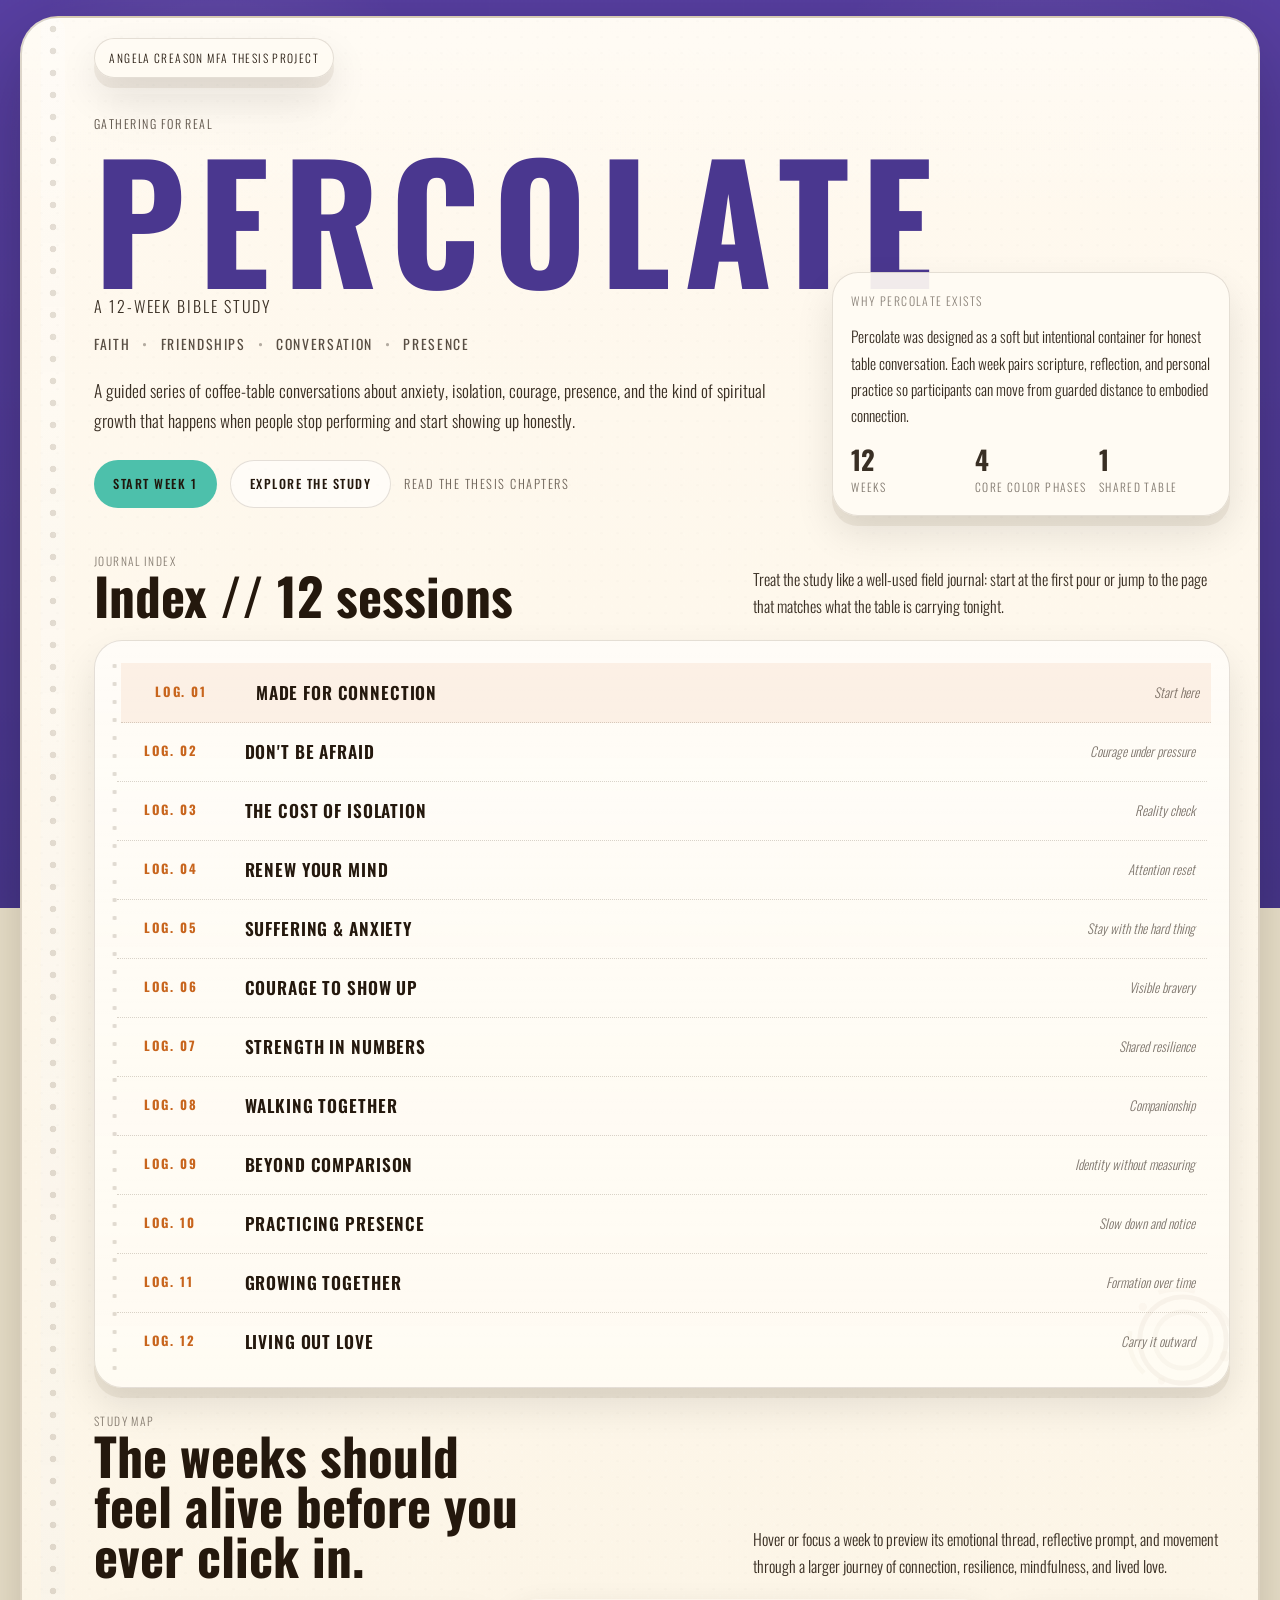
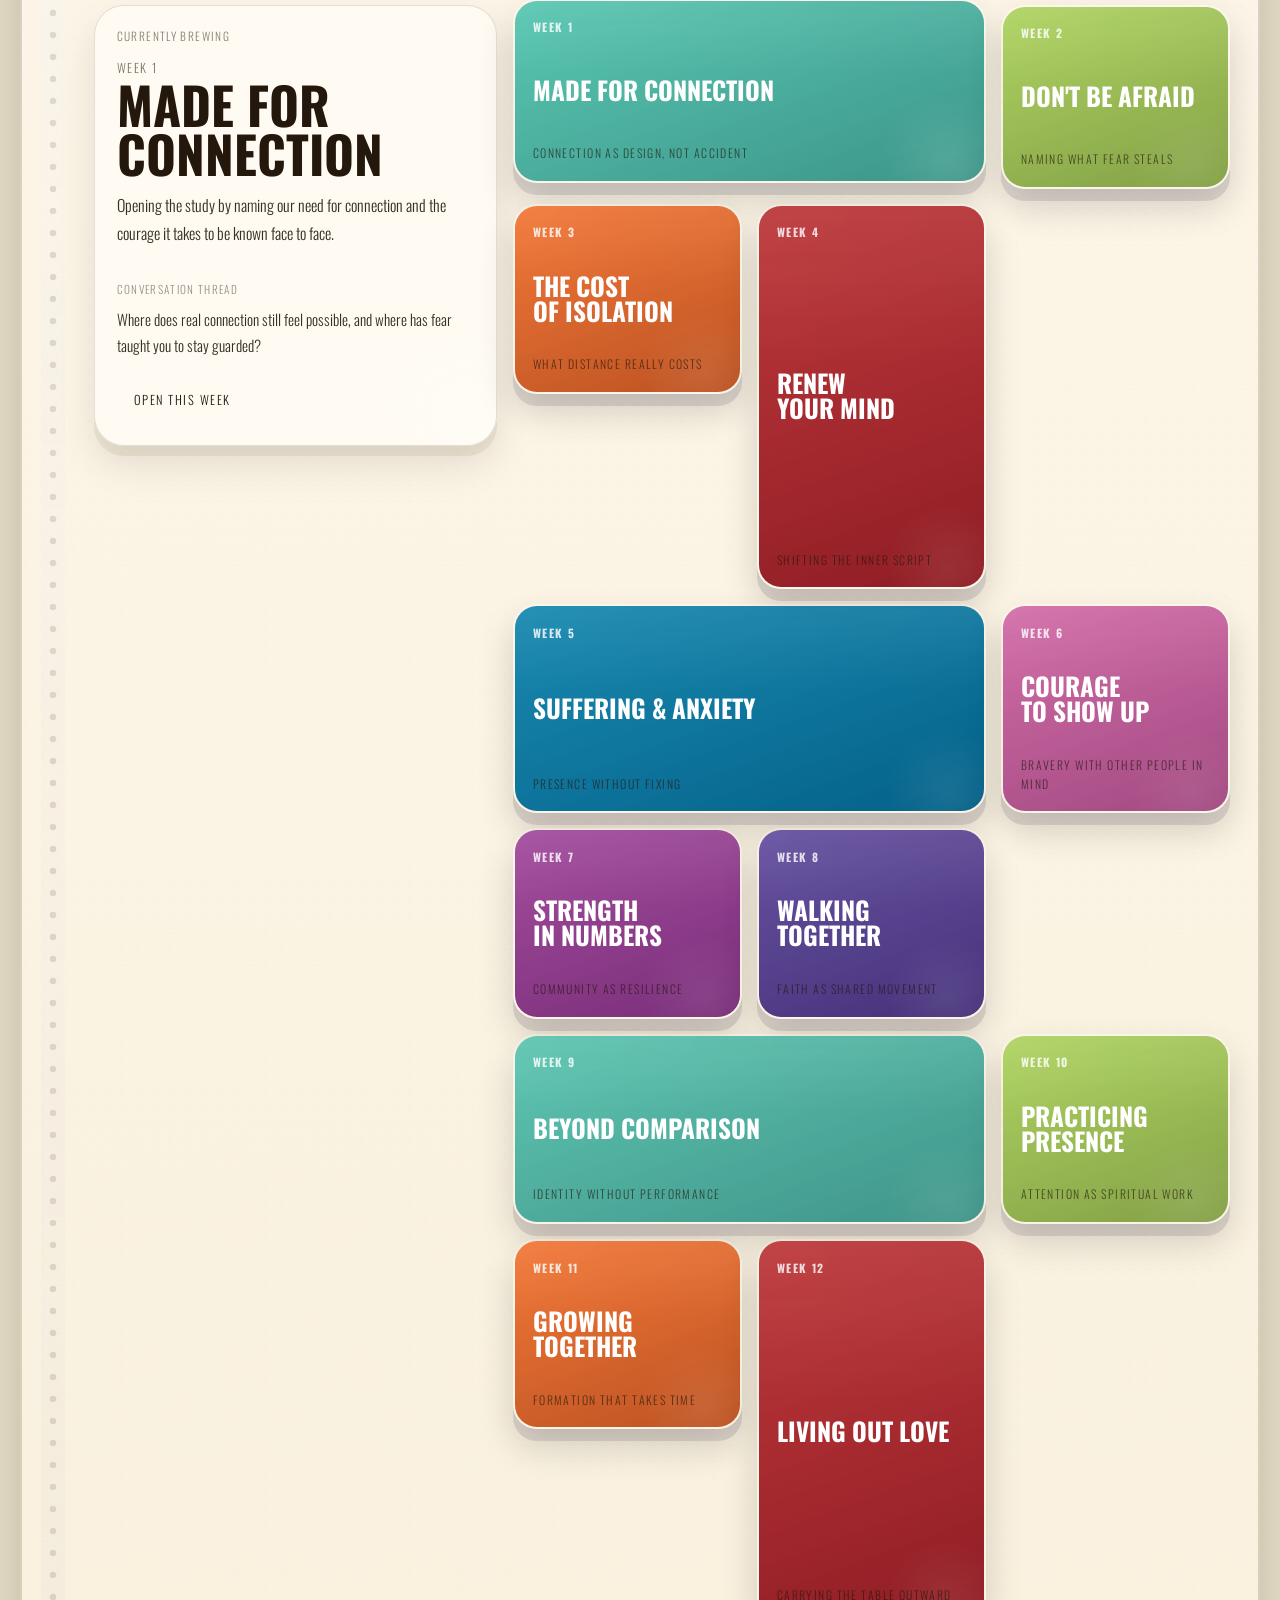
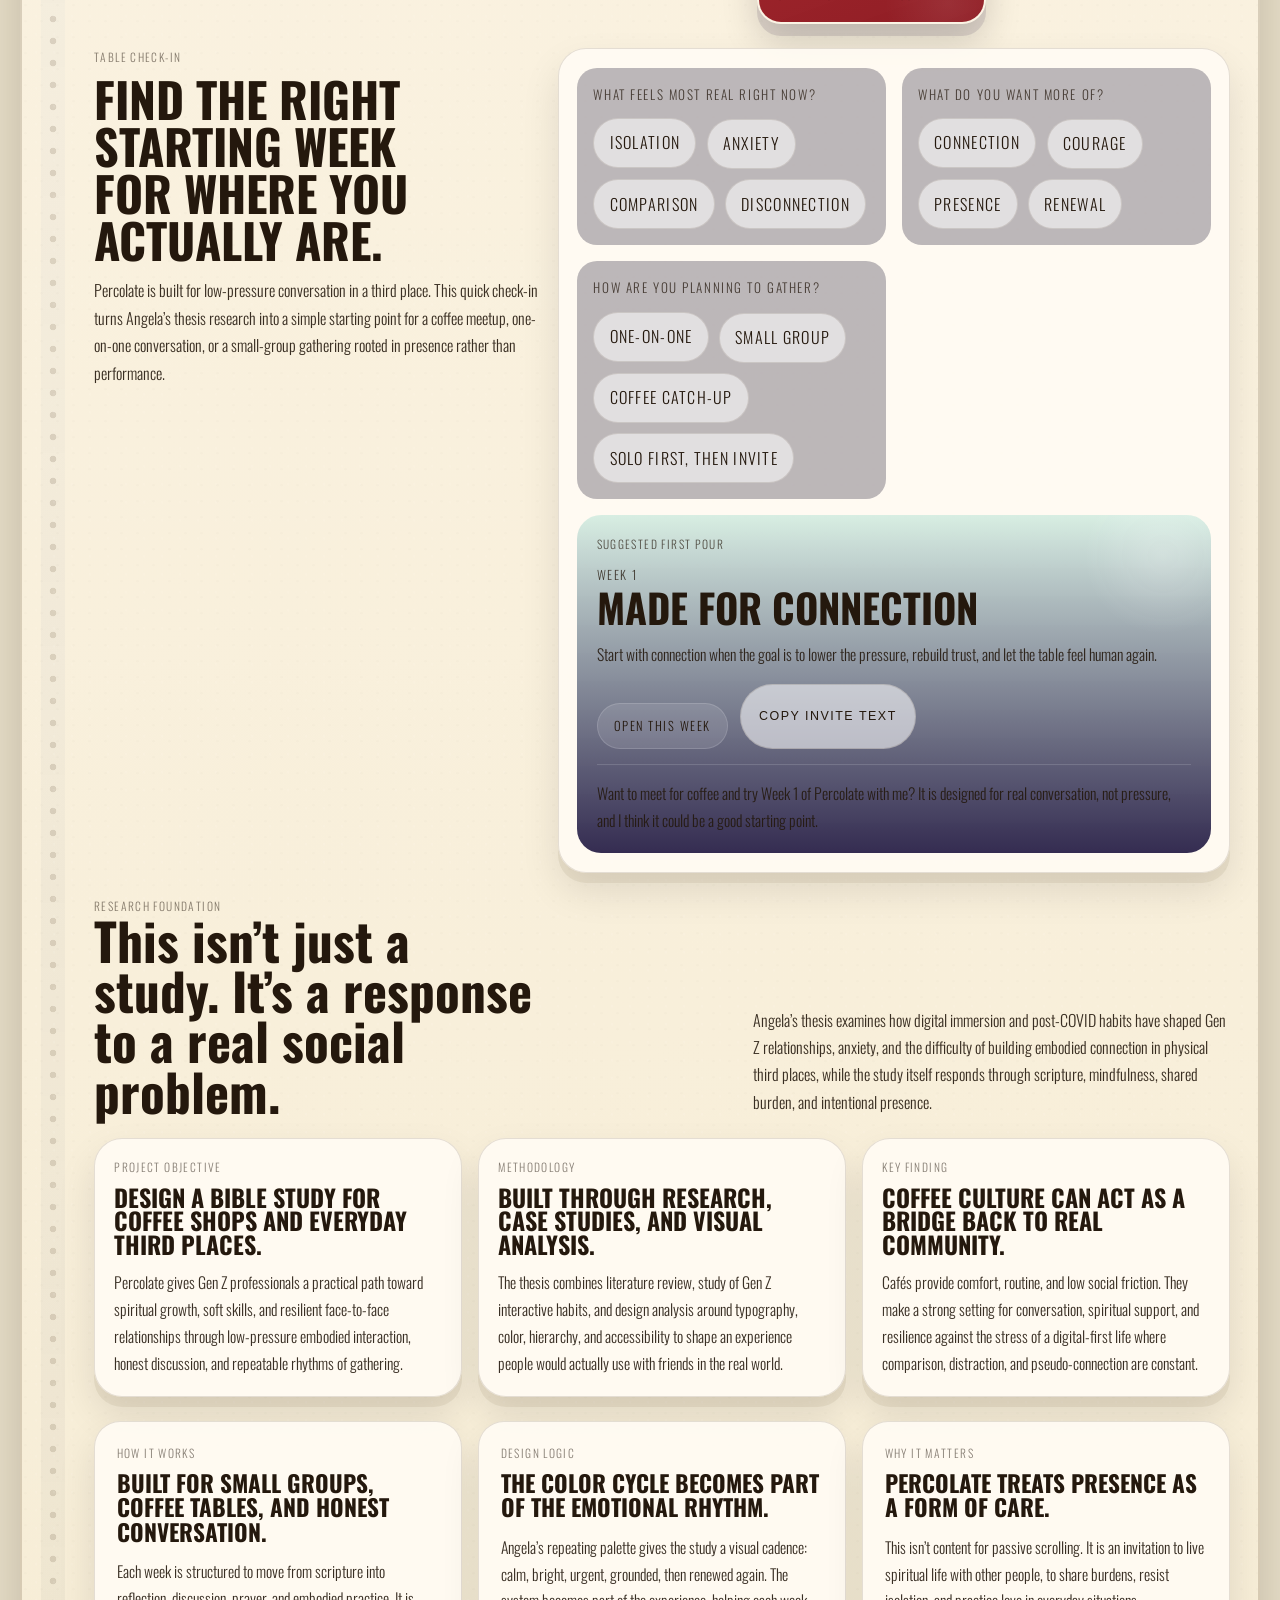
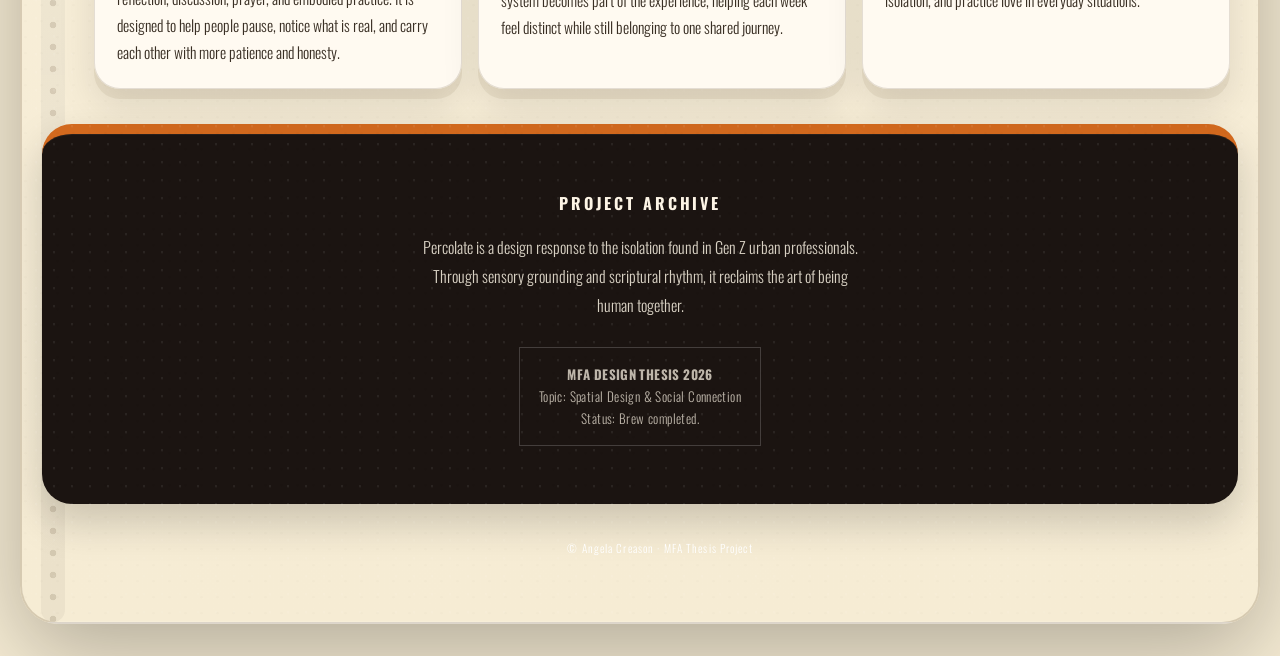
<file: index.html>
<!DOCTYPE html>
<html lang="en">
<head>
  <meta charset="UTF-8">
  <meta name="viewport" content="width=device-width, initial-scale=1.0">
  <meta name="description" content="Percolate is a 12-week Bible study designed for coffee tables, small groups, and honest conversation about anxiety, isolation, courage, and presence.">
  <title>Percolate — A 12-Week Bible Study</title>
  <meta property="og:title" content="Percolate — A 12-Week Bible Study">
  <meta property="og:description" content="A guided series of conversations about anxiety, isolation, courage, and what it means to keep showing up for one another.">
  <meta property="og:type" content="website">
  <meta name="theme-color" content="#563f98">
  <link rel="preconnect" href="https://fonts.googleapis.com">
  <link rel="preconnect" href="https://fonts.gstatic.com" crossorigin>
  <link href="https://fonts.googleapis.com/css2?family=Caveat:wght@400..700&family=Oswald:wght@200..700&display=swap" rel="stylesheet">
  <link rel="icon" href="favicon.svg" type="image/svg+xml">
  <link rel="stylesheet" href="style.css">
  <style>
    .page-bg {
      background: #563f98;
    }
  </style>
</head>
<body class="home-page">

<div class="page-bg" role="presentation"></div>

<div class="content-wrap">

  <header class="home-hero">
    <div class="hero-badge">Angela Creason MFA Thesis Project</div>
    <div class="hero-layout">
      <div class="hero-copy">
        <p class="eyebrow">Gathering for Real</p>
        <h1 class="logo-title">Percolate</h1>
        <p class="subtitle">A 12-Week Bible Study</p>
        <p class="tagline">Faith <span>&bull;</span> Friendships <span>&bull;</span> Conversation <span>&bull;</span> Presence</p>
        <p class="hero-summary">
          A guided series of coffee-table conversations about anxiety,
          isolation, courage, presence, and the kind of spiritual growth that
          happens when people stop performing and start showing up honestly.
        </p>
        <div class="hero-actions">
          <a href="week1.html" class="hero-button hero-button--solid">Start Week 1</a>
          <a href="#study-map" class="hero-button hero-button--ghost">Explore the study</a>
          <a href="mfa-research.pdf" class="hero-link">Read the thesis chapters</a>
        </div>
      </div>

      <aside class="hero-sidekick">
        <p class="sidekick-label">Why Percolate exists</p>
        <p class="sidekick-copy">
          Percolate was designed as a soft but intentional container for honest
          table conversation. Each week pairs scripture, reflection, and
          personal practice so participants can move from guarded distance to
          embodied connection.
        </p>
        <div class="sidekick-stats">
          <div>
            <span class="stat-value">12</span>
            <span class="stat-label">weeks</span>
          </div>
          <div>
            <span class="stat-value">4</span>
            <span class="stat-label">core color phases</span>
          </div>
          <div>
            <span class="stat-value">1</span>
            <span class="stat-label">shared table</span>
          </div>
        </div>
      </aside>
    </div>
  </header>

  <main>
    <section class="notebook-index" id="journal-index">
      <div class="board-heading">
        <div>
          <p class="board-kicker">Journal index</p>
          <h2>Index // 12 sessions</h2>
        </div>
        <p class="board-intro">
          Treat the study like a well-used field journal: start at the first
          pour or jump to the page that matches what the table is carrying
          tonight.
        </p>
      </div>

      <div class="index-list" aria-label="Percolate session index">
        <a href="week1.html" class="index-item index-item--active">
          <span class="log-no">Log. 01</span>
          <span class="log-title">Made for Connection</span>
          <span class="log-note">Start here</span>
        </a>
        <a href="week2.html" class="index-item">
          <span class="log-no">Log. 02</span>
          <span class="log-title">Don't Be Afraid</span>
          <span class="log-note">Courage under pressure</span>
        </a>
        <a href="week3.html" class="index-item">
          <span class="log-no">Log. 03</span>
          <span class="log-title">The Cost of Isolation</span>
          <span class="log-note">Reality check</span>
        </a>
        <a href="week4.html" class="index-item">
          <span class="log-no">Log. 04</span>
          <span class="log-title">Renew Your Mind</span>
          <span class="log-note">Attention reset</span>
        </a>
        <a href="week5.html" class="index-item">
          <span class="log-no">Log. 05</span>
          <span class="log-title">Suffering &amp; Anxiety</span>
          <span class="log-note">Stay with the hard thing</span>
        </a>
        <a href="week6.html" class="index-item">
          <span class="log-no">Log. 06</span>
          <span class="log-title">Courage to Show Up</span>
          <span class="log-note">Visible bravery</span>
        </a>
        <a href="week7.html" class="index-item">
          <span class="log-no">Log. 07</span>
          <span class="log-title">Strength in Numbers</span>
          <span class="log-note">Shared resilience</span>
        </a>
        <a href="week8.html" class="index-item">
          <span class="log-no">Log. 08</span>
          <span class="log-title">Walking Together</span>
          <span class="log-note">Companionship</span>
        </a>
        <a href="week9.html" class="index-item">
          <span class="log-no">Log. 09</span>
          <span class="log-title">Beyond Comparison</span>
          <span class="log-note">Identity without measuring</span>
        </a>
        <a href="week10.html" class="index-item">
          <span class="log-no">Log. 10</span>
          <span class="log-title">Practicing Presence</span>
          <span class="log-note">Slow down and notice</span>
        </a>
        <a href="week11.html" class="index-item">
          <span class="log-no">Log. 11</span>
          <span class="log-title">Growing Together</span>
          <span class="log-note">Formation over time</span>
        </a>
        <a href="week12.html" class="index-item">
          <span class="log-no">Log. 12</span>
          <span class="log-title">Living Out Love</span>
          <span class="log-note">Carry it outward</span>
        </a>
      </div>
    </section>

    <section class="home-board" id="study-map">
      <div class="board-heading">
        <div>
          <p class="board-kicker">Study map</p>
          <h2>The weeks should feel alive before you ever click in.</h2>
        </div>
        <p class="board-intro">
          Hover or focus a week to preview its emotional thread, reflective
          prompt, and movement through a larger journey of connection,
          resilience, mindfulness, and lived love.
        </p>
      </div>

      <div class="board-layout">
        <article class="preview-panel" id="preview-panel">
          <p class="preview-label">Currently brewing</p>
          <p class="preview-week" id="preview-week">Week 1</p>
          <h3 id="preview-title">Made for Connection</h3>
          <p class="preview-summary" id="preview-summary">
            Opening the study by naming our need for connection, the ache of
            isolation, and the courage it takes to be known face to face.
          </p>
          <div class="preview-thread">
            <span class="thread-label">Conversation thread</span>
            <p id="preview-thread">
              Where does real connection still feel possible, and where has fear
              taught you to stay guarded?
            </p>
          </div>
          <a href="week1.html" class="preview-link" id="preview-link">Open this week</a>
        </article>

        <nav aria-label="Session navigation">
          <div class="session-grid">
            <a href="week1.html" class="session-card is-active session-card--wide" style="--week-color:#4dc0ab;" data-week="Week 1" data-title="Made for Connection" data-summary="Opening the study by naming our need for connection and the courage it takes to be known face to face." data-thread="Where does real connection still feel possible, and where has fear taught you to stay guarded?">
              <div class="card-inner">
                <span class="week-num">Week 1</span>
                <span class="card-title">Made for Connection</span>
                <span class="card-meta">Connection as design, not accident</span>
              </div>
            </a>
            <a href="week2.html" class="session-card" style="--week-color:#a7d053;" data-week="Week 2" data-title="Don't Be Afraid" data-summary="A study in courage, safety, and what fear keeps us from saying out loud." data-thread="What would shift if fear stopped setting the terms of your relationships?">
              <div class="card-inner">
                <span class="week-num">Week 2</span>
                <span class="card-title">Don't Be Afraid</span>
                <span class="card-meta">Naming what fear steals</span>
              </div>
            </a>
            <a href="week3.html" class="session-card" style="--week-color:#f26a24;" data-week="Week 3" data-title="The Cost of Isolation" data-summary="Looking honestly at loneliness, digital distance, and the habits that make retreat feel easier than trust." data-thread="How has isolation protected you, and how has it quietly diminished you?">
              <div class="card-inner">
                <span class="week-num">Week 3</span>
                <span class="card-title">The Cost of Isolation</span>
                <span class="card-meta">What distance really costs</span>
              </div>
            </a>
            <a href="week4.html" class="session-card session-card--tall" style="--week-color:#b72327;" data-week="Week 4" data-title="Renew Your Mind" data-summary="Turning toward transformation, not by force, but through attention, truth, and new patterns of thought." data-thread="What thought pattern most needs renewal in the way you see God, yourself, or others?">
              <div class="card-inner">
                <span class="week-num">Week 4</span>
                <span class="card-title">Renew Your Mind</span>
                <span class="card-meta">Shifting the inner script</span>
              </div>
            </a>
            <a href="week5.html" class="session-card session-card--wide" style="--week-color:#007daa;" data-week="Week 5" data-title="Suffering &amp; Anxiety" data-summary="Making room for pain, worry, and the need for a faith that can stay present in hard seasons." data-thread="What does compassionate presence look like when anxiety keeps returning?">
              <div class="card-inner">
                <span class="week-num">Week 5</span>
                <span class="card-title">Suffering &amp; Anxiety</span>
                <span class="card-meta">Presence without fixing</span>
              </div>
            </a>
            <a href="week6.html" class="session-card" style="--week-color:#cf5ea1;" data-week="Week 6" data-title="Courage to Show Up" data-summary="An invitation to practice visible courage, mutual care, and small acts of honest participation." data-thread="What changes when showing up becomes the brave thing, not the easy thing?">
              <div class="card-inner">
                <span class="week-num">Week 6</span>
                <span class="card-title">Courage to Show Up</span>
                <span class="card-meta">Bravery with other people in mind</span>
              </div>
            </a>
            <a href="week7.html" class="session-card" style="--week-color:#9a3a96;" data-week="Week 7" data-title="Strength in Numbers" data-summary="Exploring unity, interdependence, and how shared life can become a source of resilience." data-thread="Where have you experienced strength because someone stayed with you?">
              <div class="card-inner">
                <span class="week-num">Week 7</span>
                <span class="card-title">Strength in Numbers</span>
                <span class="card-meta">Community as resilience</span>
              </div>
            </a>
            <a href="week8.html" class="session-card" style="--week-color:#563f98;" data-week="Week 8" data-title="Walking Together" data-summary="Turning shared belief into lived companionship, rhythm, and movement through ordinary life." data-thread="What would it mean to walk with people, not just agree with them?">
              <div class="card-inner">
                <span class="week-num">Week 8</span>
                <span class="card-title">Walking Together</span>
                <span class="card-meta">Faith as shared movement</span>
              </div>
            </a>
            <a href="week9.html" class="session-card session-card--wide" style="--week-color:#4dc0ab;" data-week="Week 9" data-title="Beyond Comparison" data-summary="Returning to identity, worth, and freedom from the pressure to measure your life against everyone else." data-thread="How has comparison distorted the way you see your calling or your relationships?">
              <div class="card-inner">
                <span class="week-num">Week 9</span>
                <span class="card-title">Beyond Comparison</span>
                <span class="card-meta">Identity without performance</span>
              </div>
            </a>
            <a href="week10.html" class="session-card" style="--week-color:#a7d053;" data-week="Week 10" data-title="Practicing Presence" data-summary="Recovering attention, stillness, and awareness in a world trained to keep us scattered." data-thread="What practices help you notice God, yourself, and the people in front of you?">
              <div class="card-inner">
                <span class="week-num">Week 10</span>
                <span class="card-title">Practicing Presence</span>
                <span class="card-meta">Attention as spiritual work</span>
              </div>
            </a>
            <a href="week11.html" class="session-card" style="--week-color:#f26a24;" data-week="Week 11" data-title="Growing Together" data-summary="Letting formation unfold relationally, with enough patience for real change to take root." data-thread="What kind of growth only becomes visible when you stay in community long enough?">
              <div class="card-inner">
                <span class="week-num">Week 11</span>
                <span class="card-title">Growing Together</span>
                <span class="card-meta">Formation that takes time</span>
              </div>
            </a>
            <a href="week12.html" class="session-card session-card--tall" style="--week-color:#b72327;" data-week="Week 12" data-title="Living Out Love" data-summary="Closing the study by asking how love becomes public, embodied, and durable beyond the final session." data-thread="What might living out love require from you after the study ends?">
              <div class="card-inner">
                <span class="week-num">Week 12</span>
                <span class="card-title">Living Out Love</span>
                <span class="card-meta">Carrying the table outward</span>
              </div>
            </a>
          </div>
        </nav>
      </div>
    </section>

    <section class="table-checkin" id="table-checkin">
      <div class="checkin-copy">
        <p class="rhythm-kicker">Table check-in</p>
        <h2>Find the right starting week for where you actually are.</h2>
        <p>
          Percolate is built for low-pressure conversation in a third place.
          This quick check-in turns Angela’s thesis research into a simple
          starting point for a coffee meetup, one-on-one conversation, or a
          small-group gathering rooted in presence rather than performance.
        </p>
      </div>

      <div class="checkin-panel" id="checkin-panel">
        <div class="checkin-question" data-question="friction">
          <p class="checkin-label">What feels most real right now?</p>
          <div class="checkin-options">
            <button type="button" class="checkin-option" data-value="isolation">Isolation</button>
            <button type="button" class="checkin-option" data-value="anxiety">Anxiety</button>
            <button type="button" class="checkin-option" data-value="comparison">Comparison</button>
            <button type="button" class="checkin-option" data-value="disconnection">Disconnection</button>
          </div>
        </div>

        <div class="checkin-question" data-question="desire">
          <p class="checkin-label">What do you want more of?</p>
          <div class="checkin-options">
            <button type="button" class="checkin-option" data-value="connection">Connection</button>
            <button type="button" class="checkin-option" data-value="courage">Courage</button>
            <button type="button" class="checkin-option" data-value="presence">Presence</button>
            <button type="button" class="checkin-option" data-value="renewal">Renewal</button>
          </div>
        </div>

        <div class="checkin-question" data-question="format">
          <p class="checkin-label">How are you planning to gather?</p>
          <div class="checkin-options">
            <button type="button" class="checkin-option" data-value="one-on-one">One-on-one</button>
            <button type="button" class="checkin-option" data-value="small-group">Small group</button>
            <button type="button" class="checkin-option" data-value="coffee-catchup">Coffee catch-up</button>
            <button type="button" class="checkin-option" data-value="solo-prep">Solo first, then invite</button>
          </div>
        </div>

        <article class="checkin-result" id="checkin-result" aria-live="polite">
          <p class="checkin-result-kicker">Suggested first pour</p>
          <p class="checkin-result-week" id="checkin-week">Week 1</p>
          <h3 id="checkin-title">Made for Connection</h3>
          <p class="checkin-result-body" id="checkin-body">
            Start with connection when the goal is to rebuild trust, lower the
            pressure, and help people feel seen instead of managed.
          </p>
          <div class="checkin-result-actions">
            <a href="week1.html" class="preview-link" id="checkin-link">Open this week</a>
            <button type="button" class="hero-button hero-button--ghost" id="copy-invite">Copy invite text</button>
          </div>
          <p class="invite-preview" id="invite-preview">
            Want to grab coffee and try the first Percolate session with me this week? It’s built for honest conversation, not pressure.
          </p>
        </article>
      </div>
    </section>

    <section class="thesis-foundation">
      <div class="board-heading">
        <div>
          <p class="board-kicker">Research foundation</p>
          <h2>This isn’t just a study. It’s a response to a real social problem.</h2>
        </div>
        <p class="board-intro">
          Angela’s thesis examines how digital immersion and post-COVID habits
          have shaped Gen Z relationships, anxiety, and the difficulty of
          building embodied connection in physical third places, while the
          study itself responds through scripture, mindfulness, shared burden,
          and intentional presence.
        </p>
      </div>

      <div class="foundation-grid">
        <article class="foundation-card">
          <p class="rhythm-kicker">Project objective</p>
          <h3>Design a Bible study for coffee shops and everyday third places.</h3>
          <p>
            Percolate gives Gen Z professionals a practical path toward
            spiritual growth, soft skills, and resilient face-to-face
            relationships through low-pressure embodied interaction, honest
            discussion, and repeatable rhythms of gathering.
          </p>
        </article>
        <article class="foundation-card">
          <p class="rhythm-kicker">Methodology</p>
          <h3>Built through research, case studies, and visual analysis.</h3>
          <p>
            The thesis combines literature review, study of Gen Z interactive
            habits, and design analysis around typography, color, hierarchy,
            and accessibility to shape an experience people would actually use
            with friends in the real world.
          </p>
        </article>
        <article class="foundation-card">
          <p class="rhythm-kicker">Key finding</p>
          <h3>Coffee culture can act as a bridge back to real community.</h3>
          <p>
            Cafés provide comfort, routine, and low social friction. They make
            a strong setting for conversation, spiritual support, and
            resilience against the stress of a digital-first life where
            comparison, distraction, and pseudo-connection are constant.
          </p>
        </article>
      </div>
    </section>

    <section class="home-rhythm">
      <article class="rhythm-card">
        <p class="rhythm-kicker">How it works</p>
        <h2>Built for small groups, coffee tables, and honest conversation.</h2>
        <p>
          Each week is structured to move from scripture into reflection,
          discussion, prayer, and embodied practice. It is designed to help
          people pause, notice what is real, and carry each other with more
          patience and honesty.
        </p>
      </article>
      <article class="rhythm-card">
        <p class="rhythm-kicker">Design logic</p>
        <h2>The color cycle becomes part of the emotional rhythm.</h2>
        <p>
          Angela’s repeating palette gives the study a visual cadence: calm,
          bright, urgent, grounded, then renewed again. The system becomes part
          of the experience, helping each week feel distinct while still
          belonging to one shared journey.
        </p>
      </article>
      <article class="rhythm-card">
        <p class="rhythm-kicker">Why it matters</p>
        <h2>Percolate treats presence as a form of care.</h2>
        <p>
          This isn’t content for passive scrolling. It is an invitation to live
          spiritual life with other people, to share burdens, resist isolation,
          and practice love in everyday situations.
        </p>
      </article>
    </section>

    <section class="back-cover">
      <h3>Project Archive</h3>
      <p class="back-cover-copy">
        Percolate is a design response to the isolation found in Gen Z urban
        professionals. Through sensory grounding and scriptural rhythm, it
        reclaims the art of being human together.
      </p>
      <div class="mfa-meta">
        <strong>MFA DESIGN THESIS 2026</strong><br>
        Topic: Spatial Design &amp; Social Connection<br>
        Status: Brew completed.
      </div>
    </section>
  </main>

  <footer class="site-footer">
    &copy; Angela Creason &middot; MFA Thesis Project
  </footer>

</div>

<script src="script.js"></script>
</body>
</html>
</file>
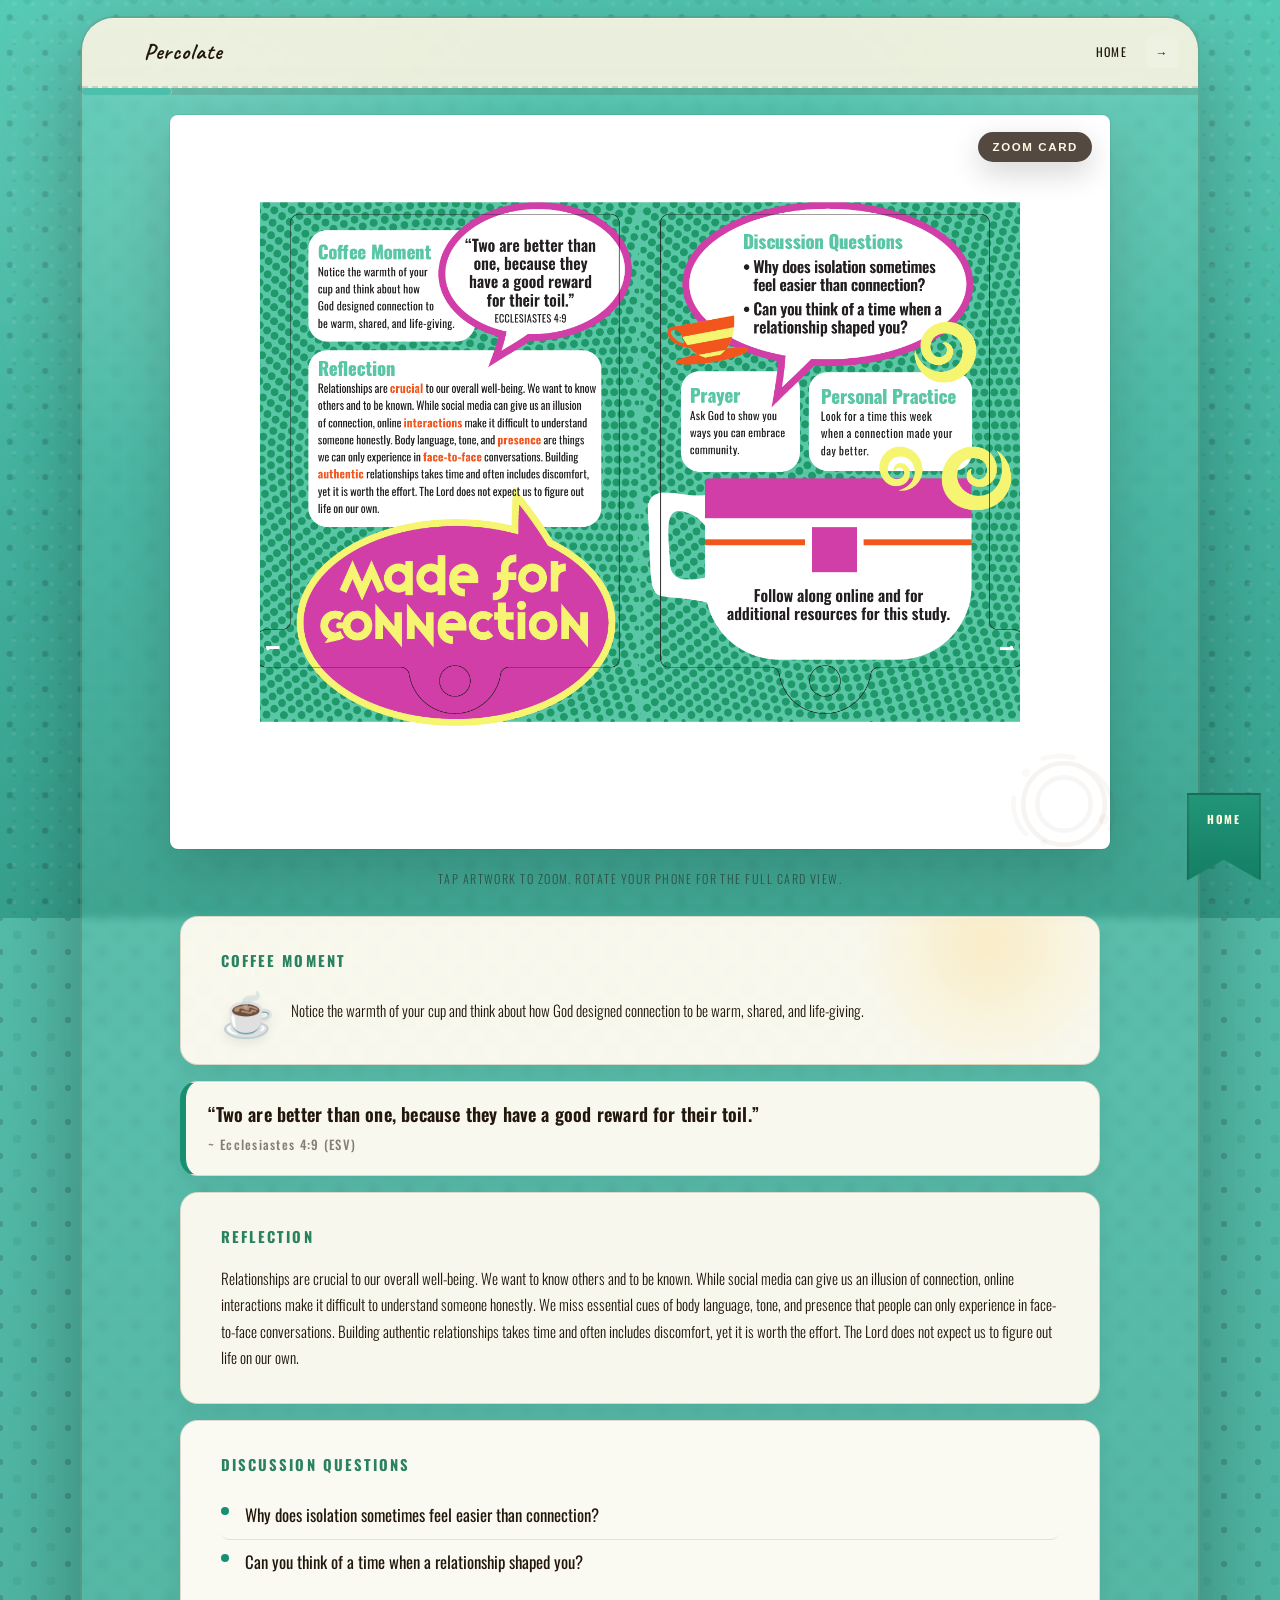
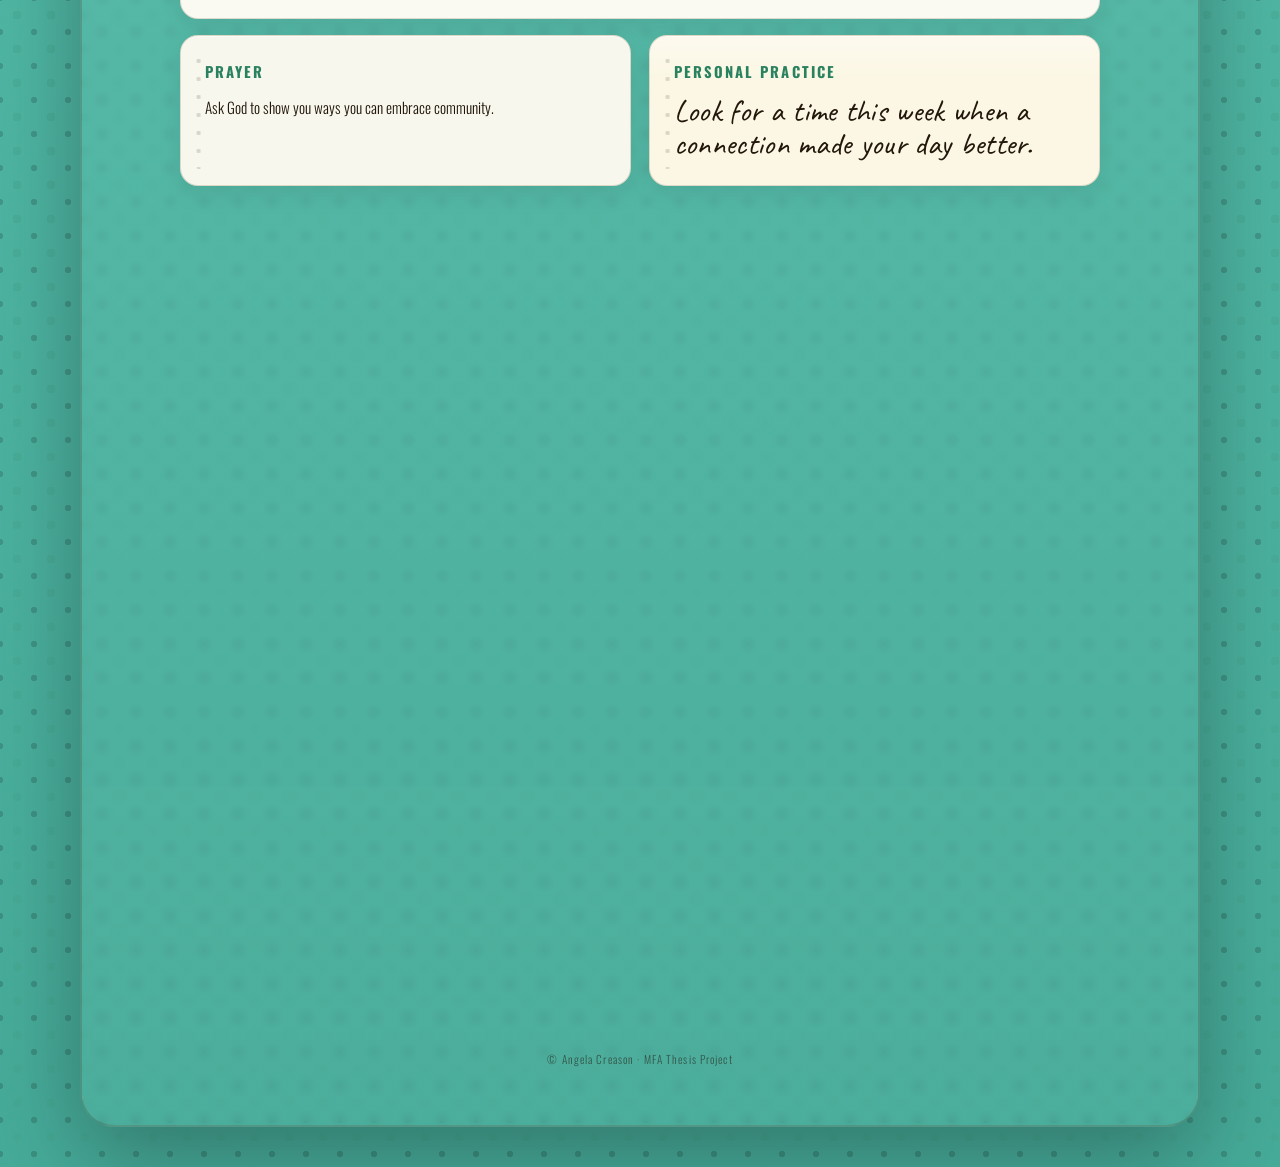
<file: week1.html>
<!DOCTYPE html>
<html lang="en">
<head>
  <meta charset="UTF-8">
  <meta name="viewport" content="width=device-width, initial-scale=1.0">
  <meta name="description" content="Week 1: Made for Connection — Opening the study by naming our need for connection and the courage it takes to be known face to face.">
  <title>Week 1: Made for Connection — Percolate Bible Study</title>
  <meta property="og:title" content="Week 1: Made for Connection — Percolate">
  <meta property="og:description" content="Week 1 of the Percolate Bible Study: Made for Connection">
  <meta property="og:type" content="website">
  <meta name="theme-color" content="#4dc0ab">
  <link rel="preconnect" href="https://fonts.googleapis.com">
  <link rel="preconnect" href="https://fonts.gstatic.com" crossorigin>
  <link href="https://fonts.googleapis.com/css2?family=Caveat:wght@400..700&family=Oswald:wght@200..700&display=swap" rel="stylesheet">
  <link rel="icon" href="favicon.svg" type="image/svg+xml">
  <link rel="stylesheet" href="style.css">
</head>
<body class="session-page" style="--week-bg:#4dc0ab; --week-accent:#179072;">

<div class="page-bg" role="presentation"></div>

<div class="content-wrap">

  <nav class="top-nav" aria-label="Page navigation">
    <a href="index.html" class="nav-brand">Percolate</a>
    <div class="nav-links">
      
      <a href="index.html">Home</a>
      <a href="week2.html" class="nav-arrow" aria-label="Next week">&rarr;</a>
    </div>
  </nav>

  <!-- Progress -->
  <div class="session-progress" aria-label="Study progress">
    <div class="progress-bar" style="width:8%; background:#4dc0ab;"></div>
  </div>

  <header class="session-hero">
    <div class="week-badge" style="background:#179072;">Week 1 of 12</div>
    <p class="week-label">Week 1</p>
    <h1 class="session-title">Made for<br>Connection</h1>
  </header>

  <!-- Coffee Moment -->
  <section class="section-card" aria-label="Coffee Moment">
    <h2>Coffee Moment</h2>
    <div class="coffee-moment">
      <span class="coffee-icon" aria-hidden="true">&#9749;</span>
      <p>Notice the warmth of your cup and think about how God designed connection to be warm, shared, and life-giving.</p>
    </div>
  </section>

  <!-- Key Verse -->
  <div class="key-verse-wrap">
    <div class="key-verse" role="figure" aria-label="Key verse">
      <blockquote>&ldquo;Two are better than one, because they have a good reward for their toil.&rdquo;</blockquote>
      <cite>~ Ecclesiastes 4:9 (ESV)</cite>
    </div>
  </div>

  <!-- Reflection -->
  <section class="section-card" aria-label="Reflection">
    <h2>Reflection</h2>
    <p class="reflection-text">Relationships are crucial to our overall well-being. We want to know others and to be known. While social media can give us an illusion of connection, online interactions make it difficult to understand someone honestly. We miss essential cues of body language, tone, and presence that people can only experience in face-to-face conversations. Building authentic relationships takes time and often includes discomfort, yet it is worth the effort. The Lord does not expect us to figure out life on our own.</p>
  </section>

  <!-- Discussion -->
  <section class="section-card" aria-label="Discussion Questions">
    <h2>Discussion Questions</h2>
    <ul class="discussion-list">
      <li>Why does isolation sometimes feel easier than connection?</li>
      <li>Can you think of a time when a relationship shaped you?</li>
    </ul>
  </section>

  <!-- Prayer & Practice -->
  <div class="dual-section">
    <section class="dual-card" aria-label="Prayer">
      <h2>Prayer</h2>
      <p>Ask God to show you ways you can embrace community.</p>
    </section>
    <section class="dual-card" aria-label="Personal Practice">
      <h2>Personal Practice</h2>
      <p>Look for a time this week when a connection made your day better.</p>
    </section>
  </div>

  <!-- Additional Reading -->
  <section class="section-card" aria-label="Additional Reading">
    <h2>Additional Reading</h2>
    <div class="reading-links">
      <button class="reading-link" data-ref="Genesis 2:18">Genesis 2:18</button>
      <button class="reading-link" data-ref="Ecclesiastes 4:9-12">Ecclesiastes 4:9-12</button>
      <button class="reading-link" data-ref="John 17">John 17</button>
      <button class="reading-link" data-ref="Romans 12:4-5">Romans 12:4-5</button>
    </div>
  </section>

  <!-- Completion -->
  <div class="completion-card">
    <p class="completion-label">Brew complete</p>
    <p class="completion-title">The first pour is always the hardest.</p>
    <p class="completion-body">You showed up, and that matters. Connection starts with presence, not perfection. Carry this into one real conversation this week.</p>
    <a href="week2.html" class="preview-link">Continue to Week 2</a>
  </div>

  <!-- ESV Copyright -->
  <div class="esv-copyright">
    <p>Scripture quotations are from the ESV&reg; Bible (The Holy Bible, English Standard Version&reg;), &copy; 2001 by Crossway, a publishing ministry of Good News Publishers. ESV Text Edition: 2025. The ESV text may not be quoted in any publication made available to the public by a Creative Commons license. The ESV may not be translated in whole or in part into any other language. Used by permission. All rights reserved.</p>
  </div>


  <!-- Next Week -->
  <div class="next-week-cta">
    <a href="week2.html" class="next-week-link" style="border-color:#a7d053;">
      <span class="next-week-label">Next week</span>
      <span class="next-week-title">Don't Be Afraid</span>
    </a>
  </div>
  <footer class="site-footer">
    &copy; Angela Creason &middot; MFA Thesis Project
  </footer>

</div>

<script src="script.js"></script>
</body>
</html>
</file>
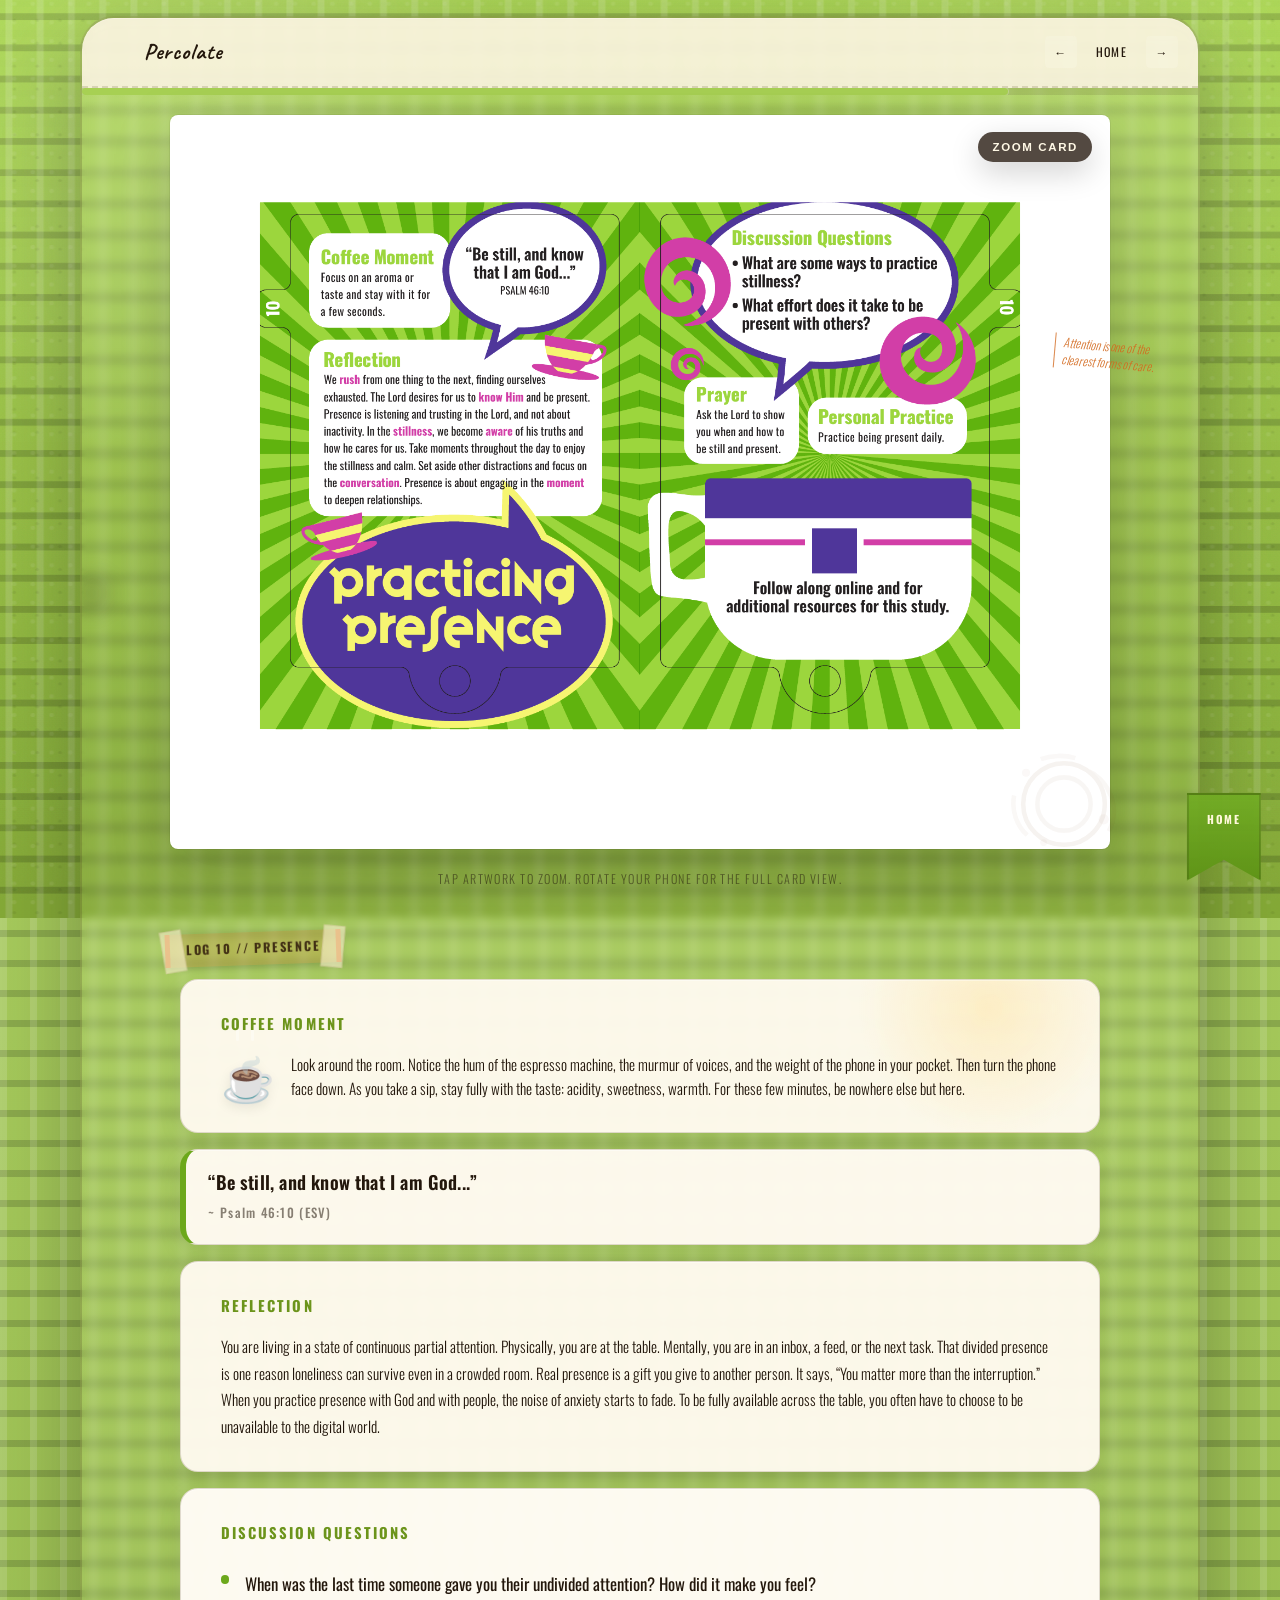
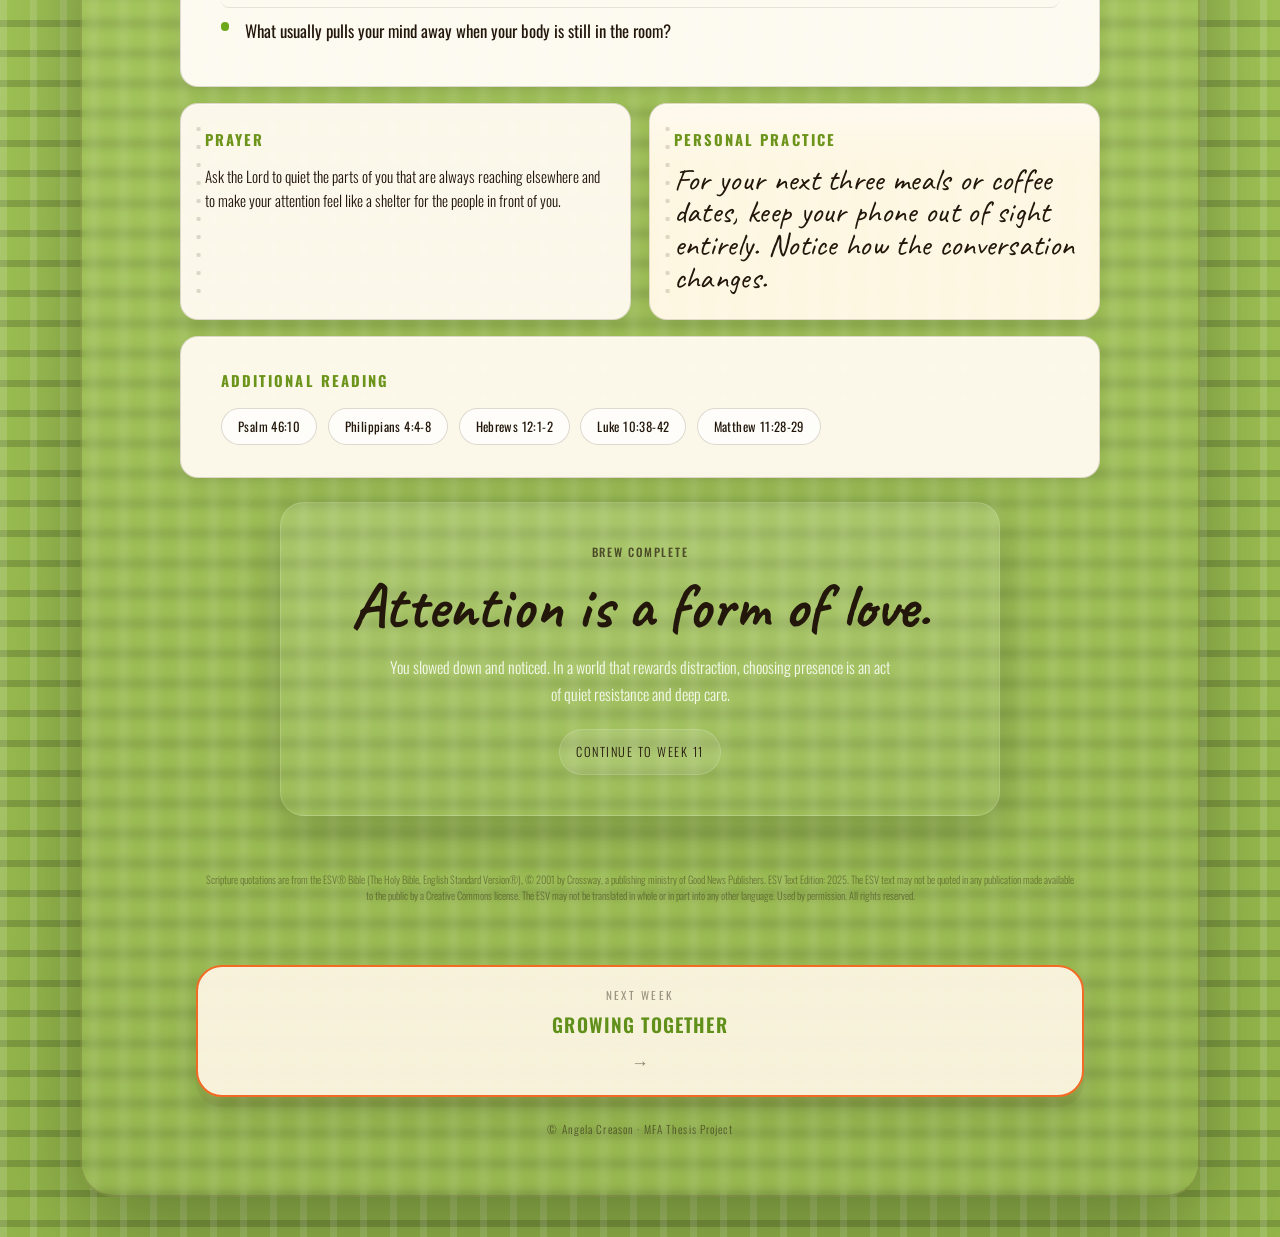
<file: week10.html>
<!DOCTYPE html>
<html lang="en">
<head>
  <meta charset="UTF-8">
  <meta name="viewport" content="width=device-width, initial-scale=1.0">
  <meta name="description" content="Week 10: Practicing Presence — Recovering attention, stillness, and awareness in a world trained to keep us scattered.">
  <title>Week 10: Practicing Presence — Percolate Bible Study</title>
  <meta property="og:title" content="Week 10: Practicing Presence — Percolate">
  <meta property="og:description" content="Week 10 of the Percolate Bible Study: Practicing Presence">
  <meta property="og:type" content="website">
  <meta name="theme-color" content="#a7d053">
  <link rel="preconnect" href="https://fonts.googleapis.com">
  <link rel="preconnect" href="https://fonts.gstatic.com" crossorigin>
  <link href="https://fonts.googleapis.com/css2?family=Caveat:wght@400..700&family=Oswald:wght@200..700&display=swap" rel="stylesheet">
  <link rel="icon" href="favicon.svg" type="image/svg+xml">
  <link rel="stylesheet" href="style.css">
</head>
<body class="session-page" style="--week-bg:#a7d053; --week-accent:#6ca81b;">

<div class="page-bg" role="presentation"></div>

<div class="content-wrap">

  <nav class="top-nav" aria-label="Page navigation">
    <a href="index.html" class="nav-brand">Percolate</a>
    <div class="nav-links">
      <a href="week9.html" class="nav-arrow" aria-label="Previous week">&larr;</a>
      <a href="index.html">Home</a>
      <a href="week11.html" class="nav-arrow" aria-label="Next week">&rarr;</a>
    </div>
  </nav>

  <!-- Progress -->
  <div class="session-progress" aria-label="Study progress">
    <div class="progress-bar" style="width:83%; background:#a7d053;"></div>
  </div>

  <span class="ink-smudge" aria-hidden="true"></span>
  <p class="session-tag">Log 10 // Presence</p>
  <p class="margin-note">Attention is one of the clearest forms of care.</p>

  <header class="session-hero">
    <div class="week-badge" style="background:#6ca81b;">Week 10 of 12</div>
    <p class="week-label">Week 10</p>
    <h1 class="session-title">Practicing<br>Presence</h1>
  </header>

  <section class="section-card" aria-label="Coffee Moment">
    <h2>Coffee Moment</h2>
    <div class="coffee-moment">
      <span class="coffee-icon" aria-hidden="true">&#9749;</span>
      <p>Look around the room. Notice the hum of the espresso machine, the murmur of voices, and the weight of the phone in your pocket. Then turn the phone face down. As you take a sip, stay fully with the taste: acidity, sweetness, warmth. For these few minutes, be nowhere else but here.</p>
    </div>
  </section>

  <div class="key-verse-wrap">
    <div class="key-verse" role="figure" aria-label="Key verse">
      <blockquote>&ldquo;Be still, and know that I am God...&rdquo;</blockquote>
      <cite>~ Psalm 46:10 (ESV)</cite>
    </div>
  </div>

  <section class="section-card" aria-label="Reflection">
    <h2>Reflection</h2>
    <p class="reflection-text">You are living in a state of continuous partial attention. Physically, you are at the table. Mentally, you are in an inbox, a feed, or the next task. That divided presence is one reason loneliness can survive even in a crowded room. Real presence is a gift you give to another person. It says, “You matter more than the interruption.” When you practice presence with God and with people, the noise of anxiety starts to fade. To be fully available across the table, you often have to choose to be unavailable to the digital world.</p>
  </section>

  <section class="section-card" aria-label="Discussion Questions">
    <h2>Discussion Questions</h2>
    <ul class="discussion-list">
      <li>When was the last time someone gave you their undivided attention? How did it make you feel?</li>
      <li>What usually pulls your mind away when your body is still in the room?</li>
    </ul>
  </section>

  <div class="dual-section">
    <section class="dual-card" aria-label="Prayer">
      <h2>Prayer</h2>
      <p>Ask the Lord to quiet the parts of you that are always reaching elsewhere and to make your attention feel like a shelter for the people in front of you.</p>
    </section>
    <section class="dual-card" aria-label="Personal Practice">
      <h2>Personal Practice</h2>
      <p>For your next three meals or coffee dates, keep your phone out of sight entirely. Notice how the conversation changes.</p>
    </section>
  </div>

  <section class="section-card" aria-label="Additional Reading">
    <h2>Additional Reading</h2>
    <div class="reading-links">
      <button class="reading-link" data-ref="Psalm 46:10">Psalm 46:10</button>
      <button class="reading-link" data-ref="Philippians 4:4-8">Philippians 4:4-8</button>
      <button class="reading-link" data-ref="Hebrews 12:1-2">Hebrews 12:1-2</button>
      <button class="reading-link" data-ref="Luke 10:38-42">Luke 10:38-42</button>
      <button class="reading-link" data-ref="Matthew 11:28-29">Matthew 11:28-29</button>
    </div>
  </section>

  <!-- Completion -->
  <div class="completion-card">
    <p class="completion-label">Brew complete</p>
    <p class="completion-title">Attention is a form of love.</p>
    <p class="completion-body">You slowed down and noticed. In a world that rewards distraction, choosing presence is an act of quiet resistance and deep care.</p>
    <a href="week11.html" class="preview-link">Continue to Week 11</a>
  </div>

  <div class="esv-copyright">
    <p>Scripture quotations are from the ESV&reg; Bible (The Holy Bible, English Standard Version&reg;), &copy; 2001 by Crossway, a publishing ministry of Good News Publishers. ESV Text Edition: 2025. The ESV text may not be quoted in any publication made available to the public by a Creative Commons license. The ESV may not be translated in whole or in part into any other language. Used by permission. All rights reserved.</p>
  </div>


  <!-- Next Week -->
  <div class="next-week-cta">
    <a href="week11.html" class="next-week-link" style="border-color:#f26a24;">
      <span class="next-week-label">Next week</span>
      <span class="next-week-title">Growing Together</span>
    </a>
  </div>
  <footer class="site-footer">&copy; Angela Creason &middot; MFA Thesis Project</footer>

</div>
<script src="script.js"></script>
</body>
</html>
</file>
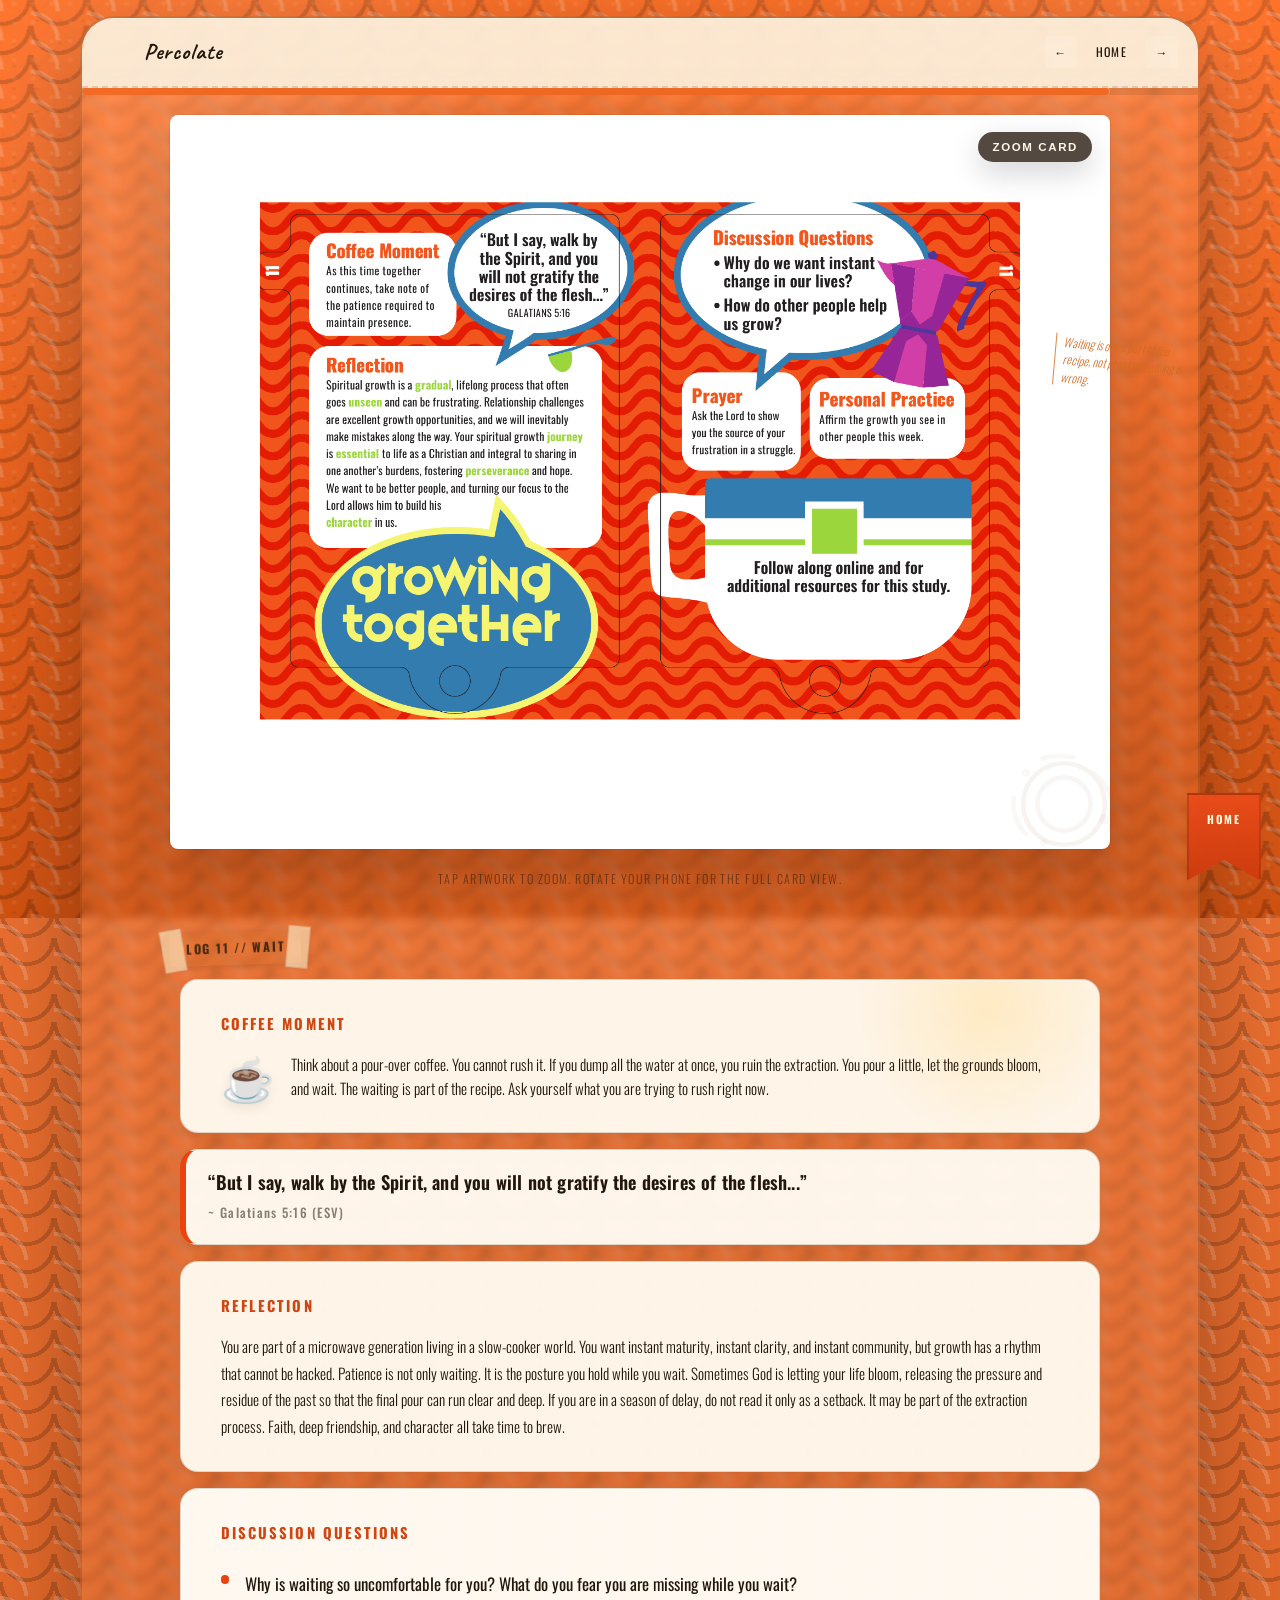
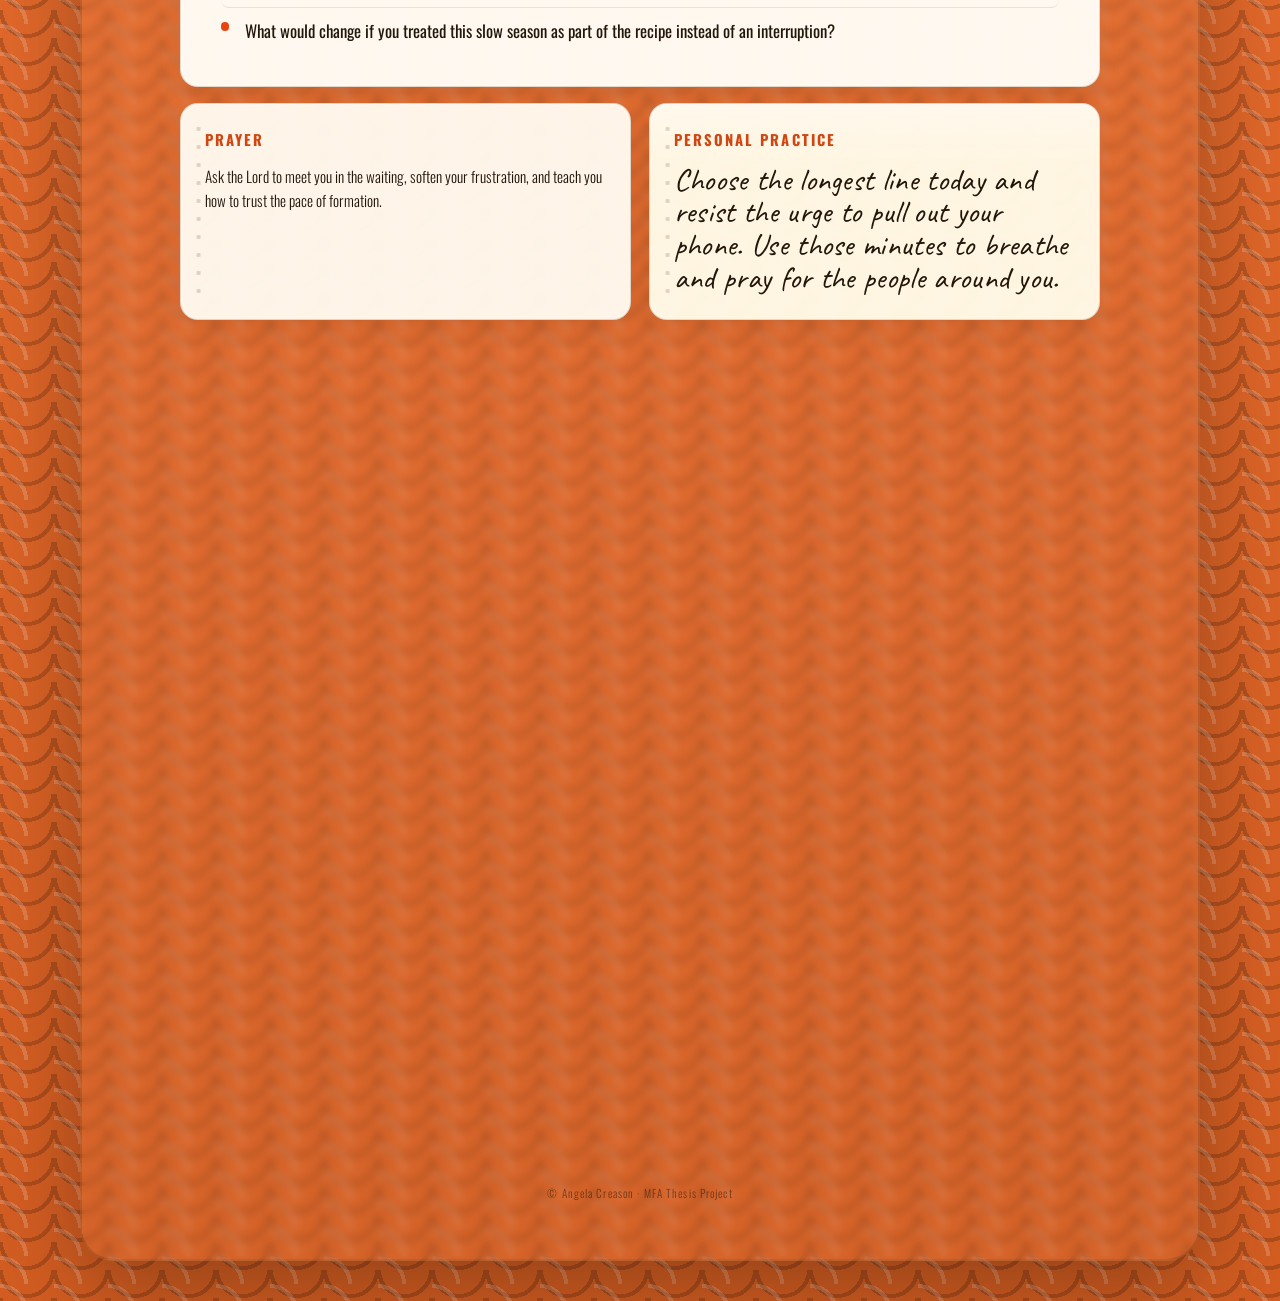
<file: week11.html>
<!DOCTYPE html>
<html lang="en">
<head>
  <meta charset="UTF-8">
  <meta name="viewport" content="width=device-width, initial-scale=1.0">
  <meta name="description" content="Week 11: Growing Together — Letting formation unfold relationally, with patience for real change to take root.">
  <title>Week 11: Growing Together — Percolate Bible Study</title>
  <meta property="og:title" content="Week 11: Growing Together — Percolate">
  <meta property="og:description" content="Week 11 of the Percolate Bible Study: Growing Together">
  <meta property="og:type" content="website">
  <meta name="theme-color" content="#f26a24">
  <link rel="preconnect" href="https://fonts.googleapis.com">
  <link rel="preconnect" href="https://fonts.gstatic.com" crossorigin>
  <link href="https://fonts.googleapis.com/css2?family=Caveat:wght@400..700&family=Oswald:wght@200..700&display=swap" rel="stylesheet">
  <link rel="icon" href="favicon.svg" type="image/svg+xml">
  <link rel="stylesheet" href="style.css">
</head>
<body class="session-page" style="--week-bg:#f26a24; --week-accent:#e94410;">

<div class="page-bg" role="presentation"></div>

<div class="content-wrap">

  <nav class="top-nav" aria-label="Page navigation">
    <a href="index.html" class="nav-brand">Percolate</a>
    <div class="nav-links">
      <a href="week10.html" class="nav-arrow" aria-label="Previous week">&larr;</a>
      <a href="index.html">Home</a>
      <a href="week12.html" class="nav-arrow" aria-label="Next week">&rarr;</a>
    </div>
  </nav>

  <!-- Progress -->
  <div class="session-progress" aria-label="Study progress">
    <div class="progress-bar" style="width:92%; background:#f26a24;"></div>
  </div>

  <span class="ink-smudge" aria-hidden="true"></span>
  <p class="session-tag">Log 11 // Wait</p>
  <p class="margin-note">Waiting is often part of the recipe, not proof something is wrong.</p>

  <header class="session-hero">
    <div class="week-badge" style="background:#e94410;">Week 11 of 12</div>
    <p class="week-label">Week 11</p>
    <h1 class="session-title">Growing<br>Together</h1>
  </header>

  <section class="section-card" aria-label="Coffee Moment">
    <h2>Coffee Moment</h2>
    <div class="coffee-moment">
      <span class="coffee-icon" aria-hidden="true">&#9749;</span>
      <p>Think about a pour-over coffee. You cannot rush it. If you dump all the water at once, you ruin the extraction. You pour a little, let the grounds bloom, and wait. The waiting is part of the recipe. Ask yourself what you are trying to rush right now.</p>
    </div>
  </section>

  <div class="key-verse-wrap">
    <div class="key-verse" role="figure" aria-label="Key verse">
      <blockquote>&ldquo;But I say, walk by the Spirit, and you will not gratify the desires of the flesh...&rdquo;</blockquote>
      <cite>~ Galatians 5:16 (ESV)</cite>
    </div>
  </div>

  <section class="section-card" aria-label="Reflection">
    <h2>Reflection</h2>
    <p class="reflection-text">You are part of a microwave generation living in a slow-cooker world. You want instant maturity, instant clarity, and instant community, but growth has a rhythm that cannot be hacked. Patience is not only waiting. It is the posture you hold while you wait. Sometimes God is letting your life bloom, releasing the pressure and residue of the past so that the final pour can run clear and deep. If you are in a season of delay, do not read it only as a setback. It may be part of the extraction process. Faith, deep friendship, and character all take time to brew.</p>
  </section>

  <section class="section-card" aria-label="Discussion Questions">
    <h2>Discussion Questions</h2>
    <ul class="discussion-list">
      <li>Why is waiting so uncomfortable for you? What do you fear you are missing while you wait?</li>
      <li>What would change if you treated this slow season as part of the recipe instead of an interruption?</li>
    </ul>
  </section>

  <div class="dual-section">
    <section class="dual-card" aria-label="Prayer">
      <h2>Prayer</h2>
      <p>Ask the Lord to meet you in the waiting, soften your frustration, and teach you how to trust the pace of formation.</p>
    </section>
    <section class="dual-card" aria-label="Personal Practice">
      <h2>Personal Practice</h2>
      <p>Choose the longest line today and resist the urge to pull out your phone. Use those minutes to breathe and pray for the people around you.</p>
    </section>
  </div>

  <section class="section-card" aria-label="Additional Reading">
    <h2>Additional Reading</h2>
    <div class="reading-links">
      <button class="reading-link" data-ref="Isaiah 40:31">Isaiah 40:31</button>
      <button class="reading-link" data-ref="Hebrews 12:11">Hebrews 12:11</button>
      <button class="reading-link" data-ref="Colossians 3:12-14">Colossians 3:12-14</button>
      <button class="reading-link" data-ref="Galatians 5:16-23">Galatians 5:16-23</button>
      <button class="reading-link" data-ref="Romans 7:14-24">Romans 7:14-24</button>
      <button class="reading-link" data-ref="Romans 8:1-11">Romans 8:1-11</button>
    </div>
  </section>

  <!-- Completion -->
  <div class="completion-card">
    <p class="completion-label">Brew complete</p>
    <p class="completion-title">Growth takes the time it takes.</p>
    <p class="completion-body">Formation is not efficient. It is patient, relational, and often invisible until you look back. You are further along than you think.</p>
    <a href="week12.html" class="preview-link">Continue to Week 12</a>
  </div>

  <div class="esv-copyright">
    <p>Scripture quotations are from the ESV&reg; Bible (The Holy Bible, English Standard Version&reg;), &copy; 2001 by Crossway, a publishing ministry of Good News Publishers. ESV Text Edition: 2025. The ESV text may not be quoted in any publication made available to the public by a Creative Commons license. The ESV may not be translated in whole or in part into any other language. Used by permission. All rights reserved.</p>
  </div>


  <!-- Next Week -->
  <div class="next-week-cta">
    <a href="week12.html" class="next-week-link" style="border-color:#b72327;">
      <span class="next-week-label">Next week</span>
      <span class="next-week-title">Living Out Love</span>
    </a>
  </div>
  <footer class="site-footer">&copy; Angela Creason &middot; MFA Thesis Project</footer>

</div>
<script src="script.js"></script>
</body>
</html>
</file>
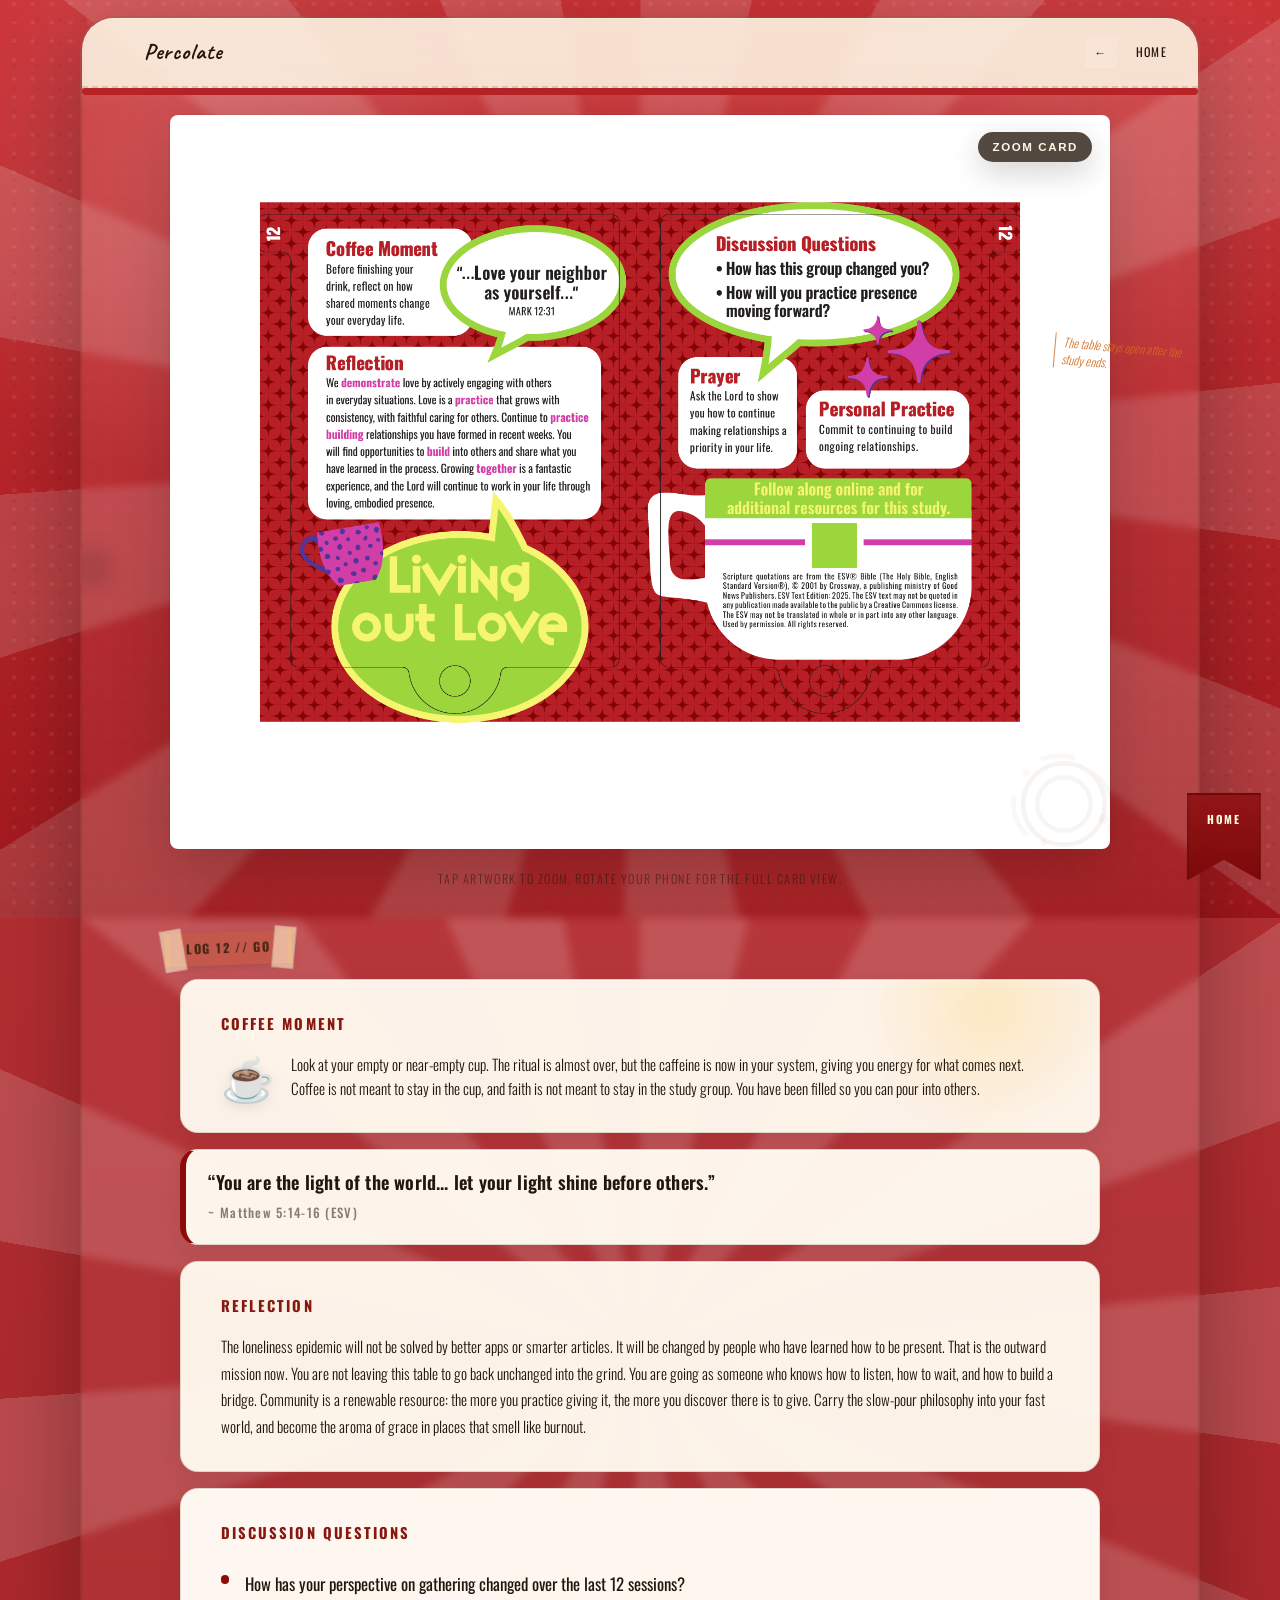
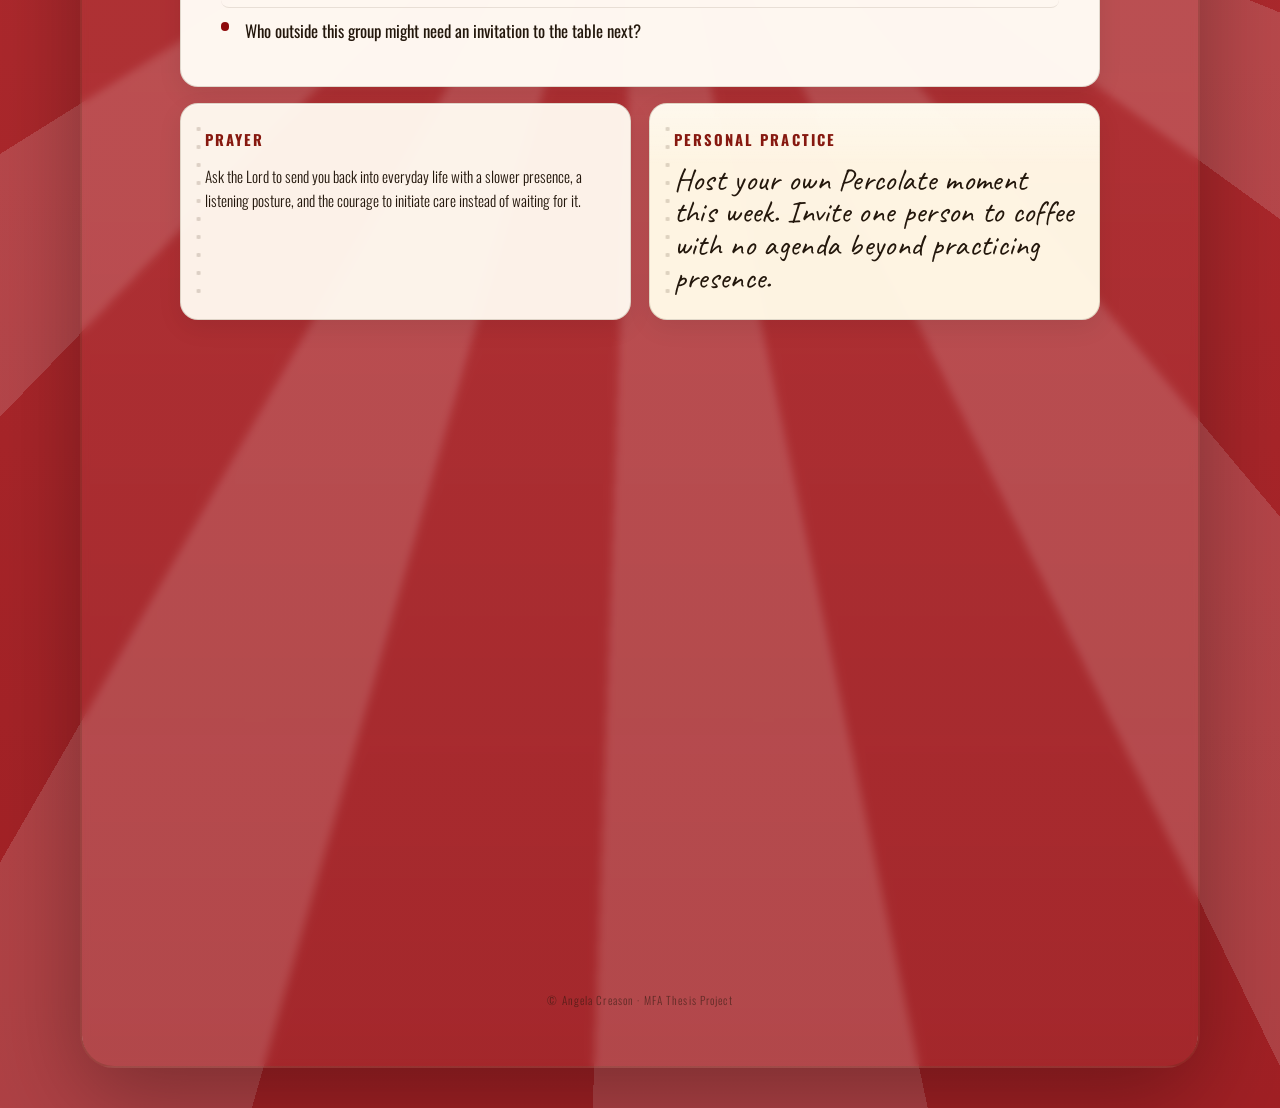
<file: week12.html>
<!DOCTYPE html>
<html lang="en">
<head>
  <meta charset="UTF-8">
  <meta name="viewport" content="width=device-width, initial-scale=1.0">
  <meta name="description" content="Week 12: Living Out Love — How love becomes public, embodied, and durable beyond the final session.">
  <title>Week 12: Living Out Love — Percolate Bible Study</title>
  <meta property="og:title" content="Week 12: Living Out Love — Percolate">
  <meta property="og:description" content="Week 12 of the Percolate Bible Study: Living Out Love">
  <meta property="og:type" content="website">
  <meta name="theme-color" content="#b72327">
  <link rel="preconnect" href="https://fonts.googleapis.com">
  <link rel="preconnect" href="https://fonts.gstatic.com" crossorigin>
  <link href="https://fonts.googleapis.com/css2?family=Caveat:wght@400..700&family=Oswald:wght@200..700&display=swap" rel="stylesheet">
  <link rel="icon" href="favicon.svg" type="image/svg+xml">
  <link rel="stylesheet" href="style.css">
</head>
<body class="session-page session-finale" style="--week-bg:#b72327; --week-accent:#8d0a0b;">

<div class="page-bg" role="presentation"></div>

<div class="content-wrap">

  <nav class="top-nav" aria-label="Page navigation">
    <a href="index.html" class="nav-brand">Percolate</a>
    <div class="nav-links">
      <a href="week11.html" class="nav-arrow" aria-label="Previous week">&larr;</a>
      <a href="index.html">Home</a>
      
    </div>
  </nav>

  <!-- Progress -->
  <div class="session-progress" aria-label="Study progress">
    <div class="progress-bar" style="width:100%; background:#b72327;"></div>
  </div>

  <span class="ink-smudge" aria-hidden="true"></span>
  <p class="session-tag">Log 12 // Go</p>
  <p class="margin-note">The table stays open after the study ends.</p>

  <header class="session-hero">
    <div class="week-badge" style="background:#8d0a0b;">Week 12 of 12</div>
    <p class="week-label">Week 12</p>
    <h1 class="session-title">Living Out<br>Love</h1>
  </header>

  <section class="section-card" aria-label="Coffee Moment">
    <h2>Coffee Moment</h2>
    <div class="coffee-moment">
      <span class="coffee-icon" aria-hidden="true">&#9749;</span>
      <p>Look at your empty or near-empty cup. The ritual is almost over, but the caffeine is now in your system, giving you energy for what comes next. Coffee is not meant to stay in the cup, and faith is not meant to stay in the study group. You have been filled so you can pour into others.</p>
    </div>
  </section>

  <div class="key-verse-wrap">
    <div class="key-verse" role="figure" aria-label="Key verse">
      <blockquote>&ldquo;You are the light of the world... let your light shine before others.&rdquo;</blockquote>
      <cite>~ Matthew 5:14-16 (ESV)</cite>
    </div>
  </div>

  <section class="section-card" aria-label="Reflection">
    <h2>Reflection</h2>
    <p class="reflection-text">The loneliness epidemic will not be solved by better apps or smarter articles. It will be changed by people who have learned how to be present. That is the outward mission now. You are not leaving this table to go back unchanged into the grind. You are going as someone who knows how to listen, how to wait, and how to build a bridge. Community is a renewable resource: the more you practice giving it, the more you discover there is to give. Carry the slow-pour philosophy into your fast world, and become the aroma of grace in places that smell like burnout.</p>
  </section>

  <section class="section-card" aria-label="Discussion Questions">
    <h2>Discussion Questions</h2>
    <ul class="discussion-list">
      <li>How has your perspective on gathering changed over the last 12 sessions?</li>
      <li>Who outside this group might need an invitation to the table next?</li>
    </ul>
  </section>

  <div class="dual-section">
    <section class="dual-card" aria-label="Prayer">
      <h2>Prayer</h2>
      <p>Ask the Lord to send you back into everyday life with a slower presence, a listening posture, and the courage to initiate care instead of waiting for it.</p>
    </section>
    <section class="dual-card" aria-label="Personal Practice">
      <h2>Personal Practice</h2>
      <p>Host your own Percolate moment this week. Invite one person to coffee with no agenda beyond practicing presence.</p>
    </section>
  </div>

  <section class="section-card" aria-label="Additional Reading">
    <h2>Additional Reading</h2>
    <div class="reading-links">
      <button class="reading-link" data-ref="Matthew 5:14-16">Matthew 5:14-16</button>
      <button class="reading-link" data-ref="Matthew 28:19-20">Matthew 28:19-20</button>
      <button class="reading-link" data-ref="Galatians 6:2">Galatians 6:2</button>
      <button class="reading-link" data-ref="John 13:34-35">John 13:34-35</button>
    </div>
  </section>

  <!-- Completion -->
  <div class="completion-card">
    <p class="completion-label">Commencement</p>
    <p class="completion-title">Now go pour outward.</p>
    <p class="completion-body">
      Twelve weeks of honest conversation, shared presence, and faithful attention
      were never the finish line. Take what was practiced here into the rest of
      your life. Keep the table open, and keep inviting people to it.
    </p>
    <a href="index.html" class="preview-link">Return to the study map</a>
  </div>

  <div class="esv-copyright">
    <p>Scripture quotations are from the ESV&reg; Bible (The Holy Bible, English Standard Version&reg;), &copy; 2001 by Crossway, a publishing ministry of Good News Publishers. ESV Text Edition: 2025. The ESV text may not be quoted in any publication made available to the public by a Creative Commons license. The ESV may not be translated in whole or in part into any other language. Used by permission. All rights reserved.</p>
  </div>

  <footer class="site-footer">&copy; Angela Creason &middot; MFA Thesis Project</footer>

</div>
<script src="script.js"></script>
</body>
</html>
</file>
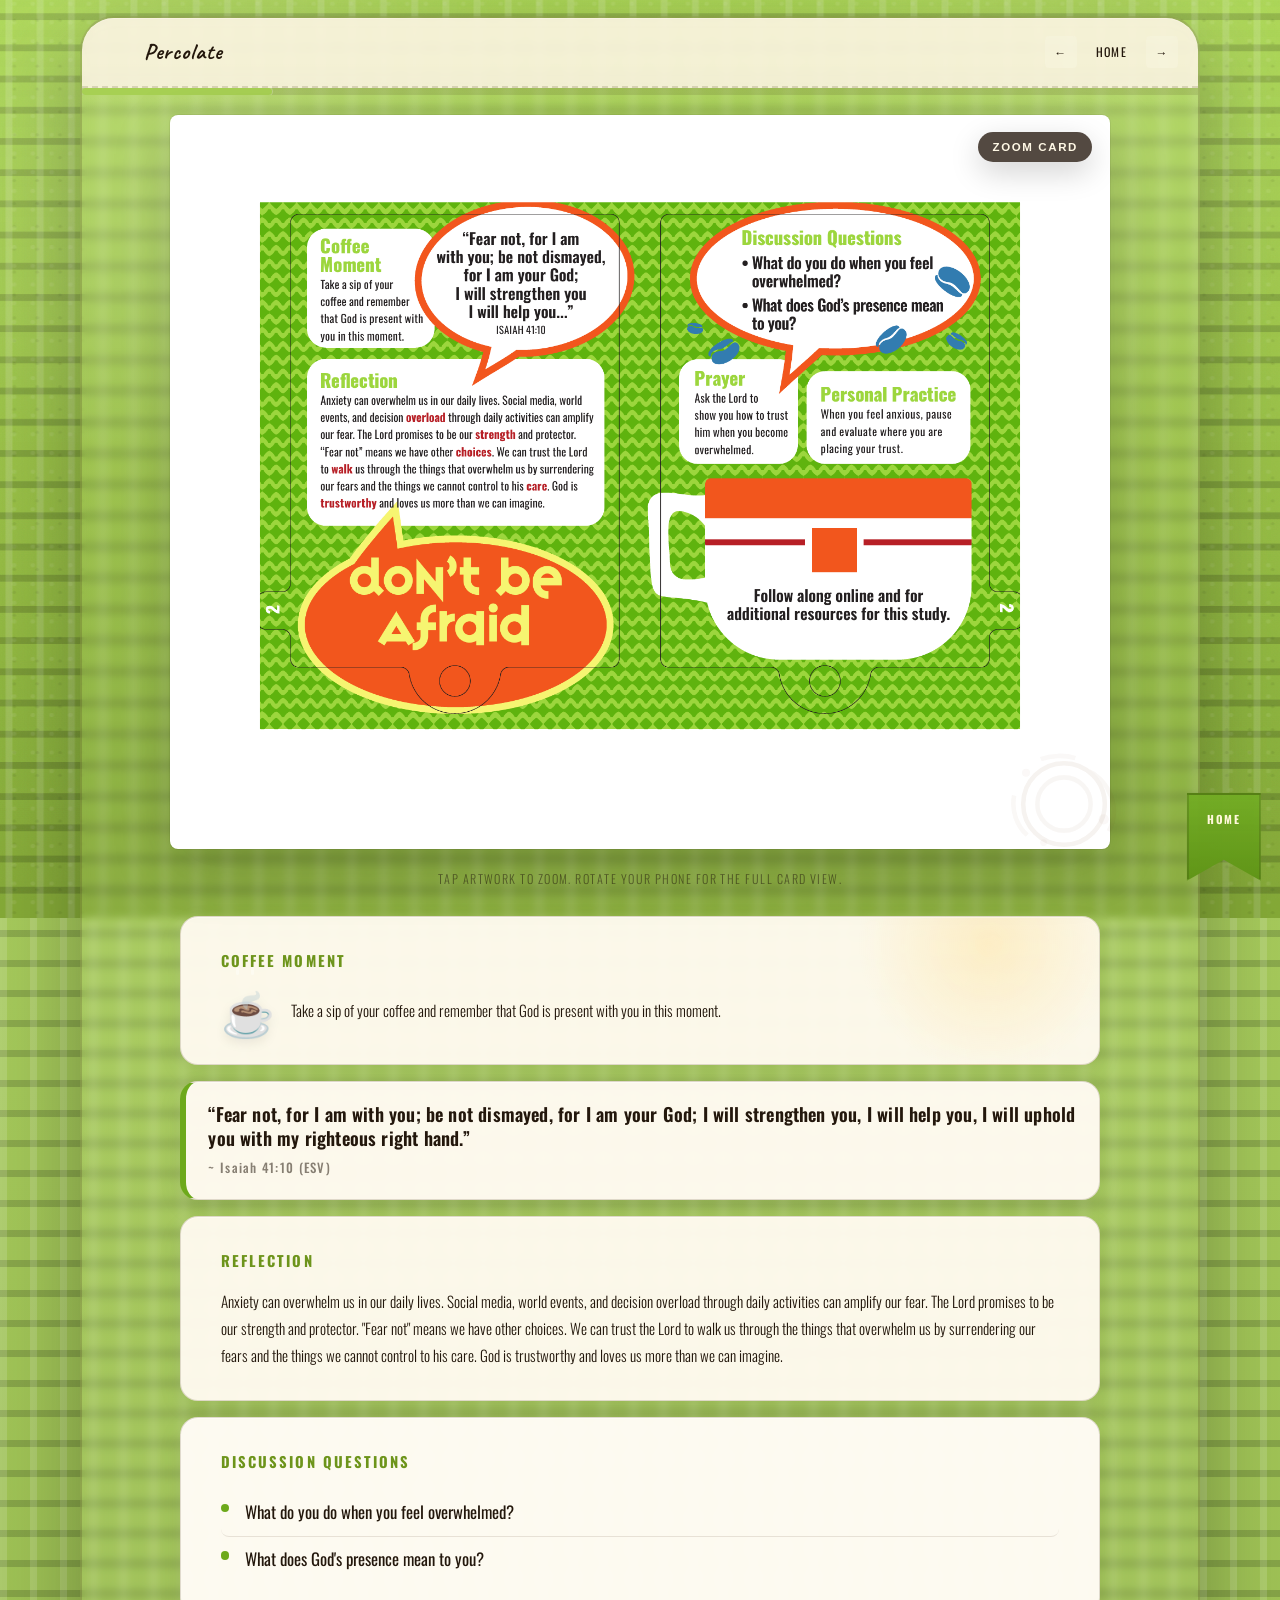
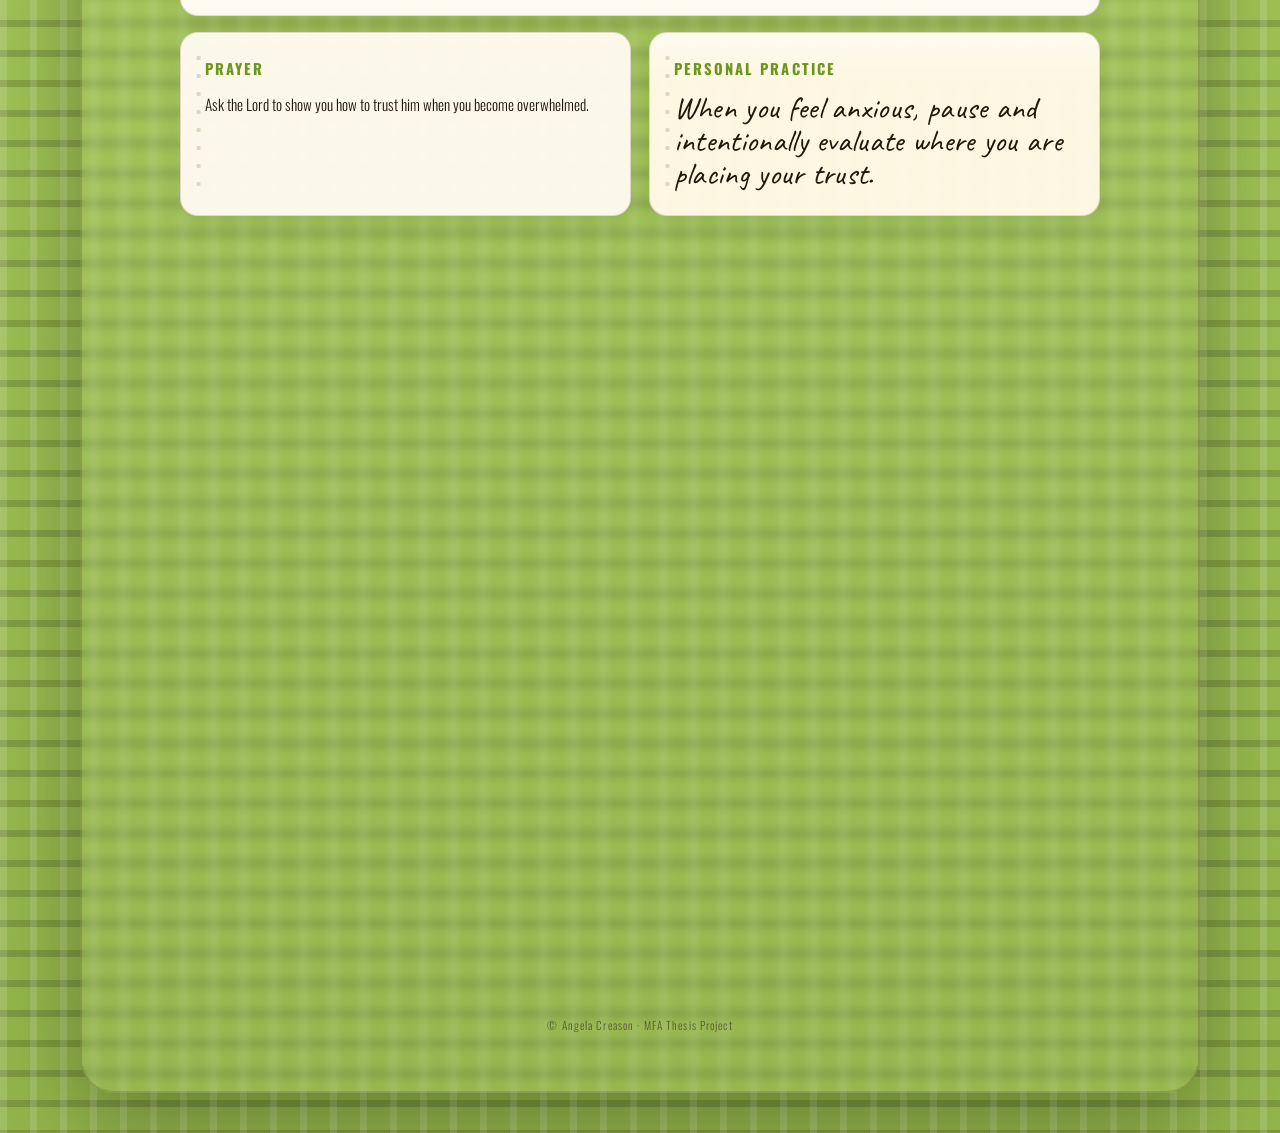
<file: week2.html>
<!DOCTYPE html>
<html lang="en">
<head>
  <meta charset="UTF-8">
  <meta name="viewport" content="width=device-width, initial-scale=1.0">
  <meta name="description" content="Week 2: Don't Be Afraid — A study in courage, safety, and what fear keeps us from saying out loud.">
  <title>Week 2: Don't Be Afraid — Percolate Bible Study</title>
  <meta property="og:title" content="Week 2: Don't Be Afraid — Percolate">
  <meta property="og:description" content="Week 2 of the Percolate Bible Study: Don't Be Afraid">
  <meta property="og:type" content="website">
  <meta name="theme-color" content="#a7d053">
  <link rel="preconnect" href="https://fonts.googleapis.com">
  <link rel="preconnect" href="https://fonts.gstatic.com" crossorigin>
  <link href="https://fonts.googleapis.com/css2?family=Caveat:wght@400..700&family=Oswald:wght@200..700&display=swap" rel="stylesheet">
  <link rel="icon" href="favicon.svg" type="image/svg+xml">
  <link rel="stylesheet" href="style.css">
</head>
<body class="session-page" style="--week-bg:#a7d053; --week-accent:#6da91b;">

<div class="page-bg" role="presentation"></div>

<div class="content-wrap">

  <nav class="top-nav" aria-label="Page navigation">
    <a href="index.html" class="nav-brand">Percolate</a>
    <div class="nav-links">
      <a href="week1.html" class="nav-arrow" aria-label="Previous week">&larr;</a>
      <a href="index.html">Home</a>
      <a href="week3.html" class="nav-arrow" aria-label="Next week">&rarr;</a>
    </div>
  </nav>

  <!-- Progress -->
  <div class="session-progress" aria-label="Study progress">
    <div class="progress-bar" style="width:17%; background:#a7d053;"></div>
  </div>

  <header class="session-hero">
    <div class="week-badge" style="background:#6da91b;">Week 2 of 12</div>
    <p class="week-label">Week 2</p>
    <h1 class="session-title">Don't Be<br>Afraid</h1>
  </header>

  <section class="section-card" aria-label="Coffee Moment">
    <h2>Coffee Moment</h2>
    <div class="coffee-moment">
      <span class="coffee-icon" aria-hidden="true">&#9749;</span>
      <p>Take a sip of your coffee and remember that God is present with you in this moment.</p>
    </div>
  </section>

  <div class="key-verse-wrap">
    <div class="key-verse" role="figure" aria-label="Key verse">
      <blockquote>&ldquo;Fear not, for I am with you; be not dismayed, for I am your God; I will strengthen you, I will help you, I will uphold you with my righteous right hand.&rdquo;</blockquote>
      <cite>~ Isaiah 41:10 (ESV)</cite>
    </div>
  </div>

  <section class="section-card" aria-label="Reflection">
    <h2>Reflection</h2>
    <p class="reflection-text">Anxiety can overwhelm us in our daily lives. Social media, world events, and decision overload through daily activities can amplify our fear. The Lord promises to be our strength and protector. "Fear not" means we have other choices. We can trust the Lord to walk us through the things that overwhelm us by surrendering our fears and the things we cannot control to his care. God is trustworthy and loves us more than we can imagine.</p>
  </section>

  <section class="section-card" aria-label="Discussion Questions">
    <h2>Discussion Questions</h2>
    <ul class="discussion-list">
      <li>What do you do when you feel overwhelmed?</li>
      <li>What does God's presence mean to you?</li>
    </ul>
  </section>

  <div class="dual-section">
    <section class="dual-card" aria-label="Prayer">
      <h2>Prayer</h2>
      <p>Ask the Lord to show you how to trust him when you become overwhelmed.</p>
    </section>
    <section class="dual-card" aria-label="Personal Practice">
      <h2>Personal Practice</h2>
      <p>When you feel anxious, pause and intentionally evaluate where you are placing your trust.</p>
    </section>
  </div>

  <section class="section-card" aria-label="Additional Reading">
    <h2>Additional Reading</h2>
    <div class="reading-links">
      <button class="reading-link" data-ref="Psalm 46:1-3">Psalm 46:1-3</button>
      <button class="reading-link" data-ref="Isaiah 41:10">Isaiah 41:10</button>
      <button class="reading-link" data-ref="Psalm 27:1">Psalm 27:1</button>
      <button class="reading-link" data-ref="Matthew 28:20">Matthew 28:20</button>
    </div>
  </section>

  <!-- Completion -->
  <div class="completion-card">
    <p class="completion-label">Brew complete</p>
    <p class="completion-title">Courage looks like staying.</p>
    <p class="completion-body">Fear tells us to pull back. You leaned in instead. Let that momentum carry into the spaces where honesty feels risky.</p>
    <a href="week3.html" class="preview-link">Continue to Week 3</a>
  </div>

  <div class="esv-copyright">
    <p>Scripture quotations are from the ESV&reg; Bible (The Holy Bible, English Standard Version&reg;), &copy; 2001 by Crossway, a publishing ministry of Good News Publishers. ESV Text Edition: 2025. The ESV text may not be quoted in any publication made available to the public by a Creative Commons license. The ESV may not be translated in whole or in part into any other language. Used by permission. All rights reserved.</p>
  </div>


  <!-- Next Week -->
  <div class="next-week-cta">
    <a href="week3.html" class="next-week-link" style="border-color:#f26a24;">
      <span class="next-week-label">Next week</span>
      <span class="next-week-title">The Cost of Isolation</span>
    </a>
  </div>
  <footer class="site-footer">&copy; Angela Creason &middot; MFA Thesis Project</footer>

</div>
<script src="script.js"></script>
</body>
</html>
</file>
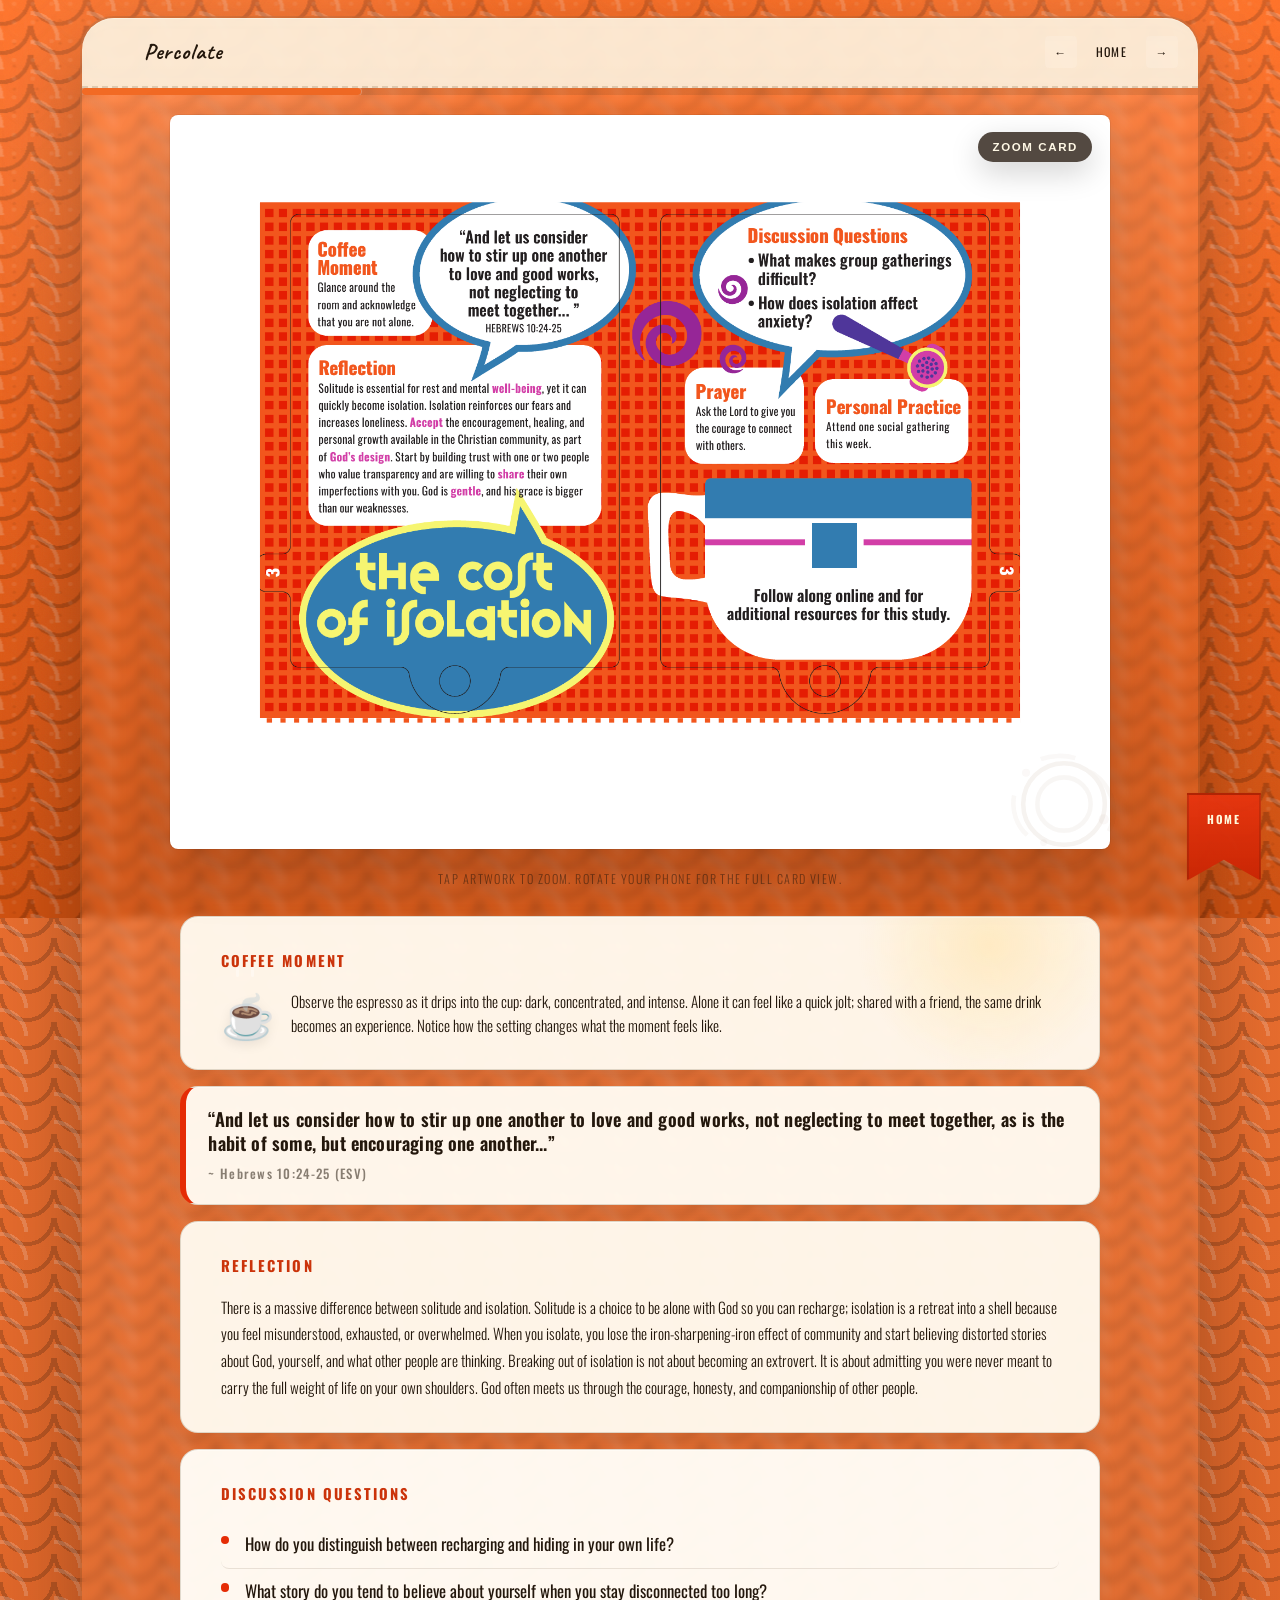
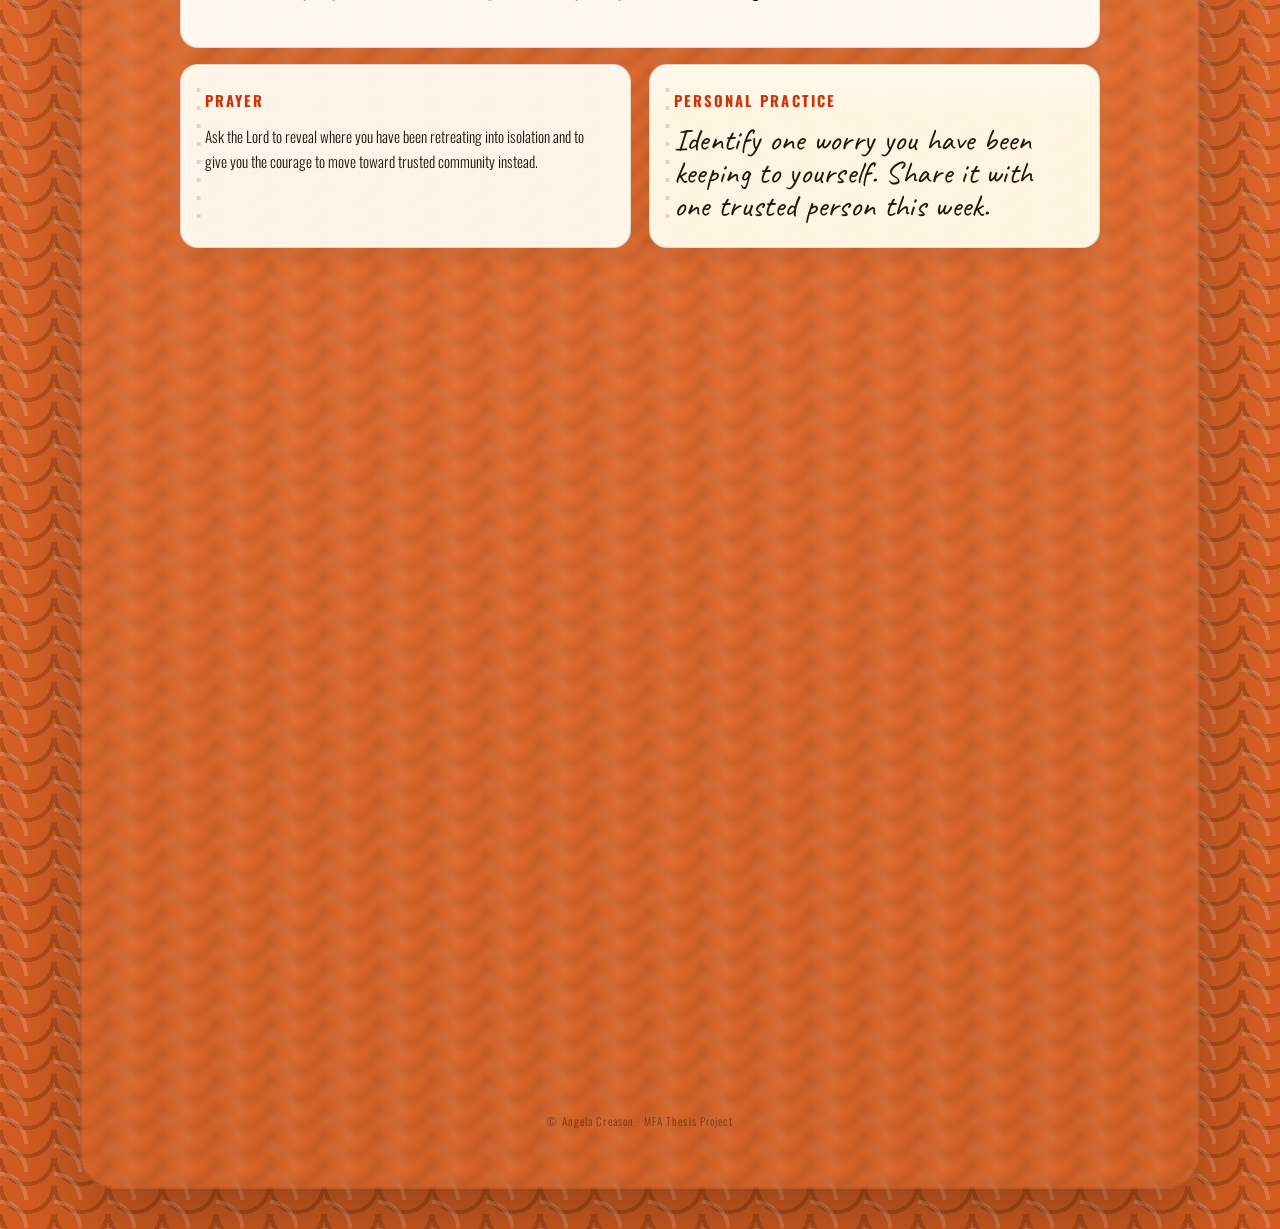
<file: week3.html>
<!DOCTYPE html>
<html lang="en">
<head>
  <meta charset="UTF-8">
  <meta name="viewport" content="width=device-width, initial-scale=1.0">
  <meta name="description" content="Week 3: The Cost of Isolation — A reality check on loneliness, hiding, and the difference between solitude that restores and isolation that shrinks us.">
  <title>Week 3: The Cost of Isolation — Percolate Bible Study</title>
  <meta property="og:title" content="Week 3: The Cost of Isolation — Percolate">
  <meta property="og:description" content="Week 3 of the Percolate Bible Study: The Cost of Isolation">
  <meta property="og:type" content="website">
  <meta name="theme-color" content="#f26a24">
  <link rel="preconnect" href="https://fonts.googleapis.com">
  <link rel="preconnect" href="https://fonts.gstatic.com" crossorigin>
  <link href="https://fonts.googleapis.com/css2?family=Caveat:wght@400..700&family=Oswald:wght@200..700&display=swap" rel="stylesheet">
  <link rel="icon" href="favicon.svg" type="image/svg+xml">
  <link rel="stylesheet" href="style.css">
</head>
<body class="session-page" style="--week-bg:#f26a24; --week-accent:#e52c05;">

<div class="page-bg" role="presentation"></div>

<div class="content-wrap">

  <nav class="top-nav" aria-label="Page navigation">
    <a href="index.html" class="nav-brand">Percolate</a>
    <div class="nav-links">
      <a href="week2.html" class="nav-arrow" aria-label="Previous week">&larr;</a>
      <a href="index.html">Home</a>
      <a href="week4.html" class="nav-arrow" aria-label="Next week">&rarr;</a>
    </div>
  </nav>

  <!-- Progress -->
  <div class="session-progress" aria-label="Study progress">
    <div class="progress-bar" style="width:25%; background:#f26a24;"></div>
  </div>

  <header class="session-hero">
    <div class="week-badge" style="background:#e52c05;">Week 3 of 12</div>
    <p class="week-label">Week 3</p>
    <h1 class="session-title">The Cost<br>of Isolation</h1>
  </header>

  <section class="section-card" aria-label="Coffee Moment">
    <h2>Coffee Moment</h2>
    <div class="coffee-moment">
      <span class="coffee-icon" aria-hidden="true">&#9749;</span>
      <p>Observe the espresso as it drips into the cup: dark, concentrated, and intense. Alone it can feel like a quick jolt; shared with a friend, the same drink becomes an experience. Notice how the setting changes what the moment feels like.</p>
    </div>
  </section>

  <div class="key-verse-wrap">
    <div class="key-verse" role="figure" aria-label="Key verse">
      <blockquote>&ldquo;And let us consider how to stir up one another to love and good works, not neglecting to meet together, as is the habit of some, but encouraging one another...&rdquo;</blockquote>
      <cite>~ Hebrews 10:24-25 (ESV)</cite>
    </div>
  </div>

  <section class="section-card" aria-label="Reflection">
    <h2>Reflection</h2>
    <p class="reflection-text">There is a massive difference between solitude and isolation. Solitude is a choice to be alone with God so you can recharge; isolation is a retreat into a shell because you feel misunderstood, exhausted, or overwhelmed. When you isolate, you lose the iron-sharpening-iron effect of community and start believing distorted stories about God, yourself, and what other people are thinking. Breaking out of isolation is not about becoming an extrovert. It is about admitting you were never meant to carry the full weight of life on your own shoulders. God often meets us through the courage, honesty, and companionship of other people.</p>
  </section>

  <section class="section-card" aria-label="Discussion Questions">
    <h2>Discussion Questions</h2>
    <ul class="discussion-list">
      <li>How do you distinguish between recharging and hiding in your own life?</li>
      <li>What story do you tend to believe about yourself when you stay disconnected too long?</li>
    </ul>
  </section>

  <div class="dual-section">
    <section class="dual-card" aria-label="Prayer">
      <h2>Prayer</h2>
      <p>Ask the Lord to reveal where you have been retreating into isolation and to give you the courage to move toward trusted community instead.</p>
    </section>
    <section class="dual-card" aria-label="Personal Practice">
      <h2>Personal Practice</h2>
      <p>Identify one worry you have been keeping to yourself. Share it with one trusted person this week.</p>
    </section>
  </div>

  <section class="section-card" aria-label="Additional Reading">
    <h2>Additional Reading</h2>
    <div class="reading-links">
      <button class="reading-link" data-ref="Hebrews 10:24-25">Hebrews 10:24-25</button>
      <button class="reading-link" data-ref="Ephesians 5:1-21">Ephesians 5:1-21</button>
      <button class="reading-link" data-ref="Proverbs 18:1">Proverbs 18:1</button>
      <button class="reading-link" data-ref="James 5:13-16">James 5:13-16</button>
    </div>
  </section>

  <!-- Completion -->
  <div class="completion-card">
    <p class="completion-label">Brew complete</p>
    <p class="completion-title">Naming the cost is the first step back.</p>
    <p class="completion-body">Isolation promises safety but delivers emptiness. You looked at it honestly today. That takes more courage than most people realize.</p>
    <a href="week4.html" class="preview-link">Continue to Week 4</a>
  </div>

  <div class="esv-copyright">
    <p>Scripture quotations are from the ESV&reg; Bible (The Holy Bible, English Standard Version&reg;), &copy; 2001 by Crossway, a publishing ministry of Good News Publishers. ESV Text Edition: 2025. The ESV text may not be quoted in any publication made available to the public by a Creative Commons license. The ESV may not be translated in whole or in part into any other language. Used by permission. All rights reserved.</p>
  </div>


  <!-- Next Week -->
  <div class="next-week-cta">
    <a href="week4.html" class="next-week-link" style="border-color:#b72327;">
      <span class="next-week-label">Next week</span>
      <span class="next-week-title">Renew Your Mind</span>
    </a>
  </div>
  <footer class="site-footer">&copy; Angela Creason &middot; MFA Thesis Project</footer>

</div>
<script src="script.js"></script>
</body>
</html>
</file>
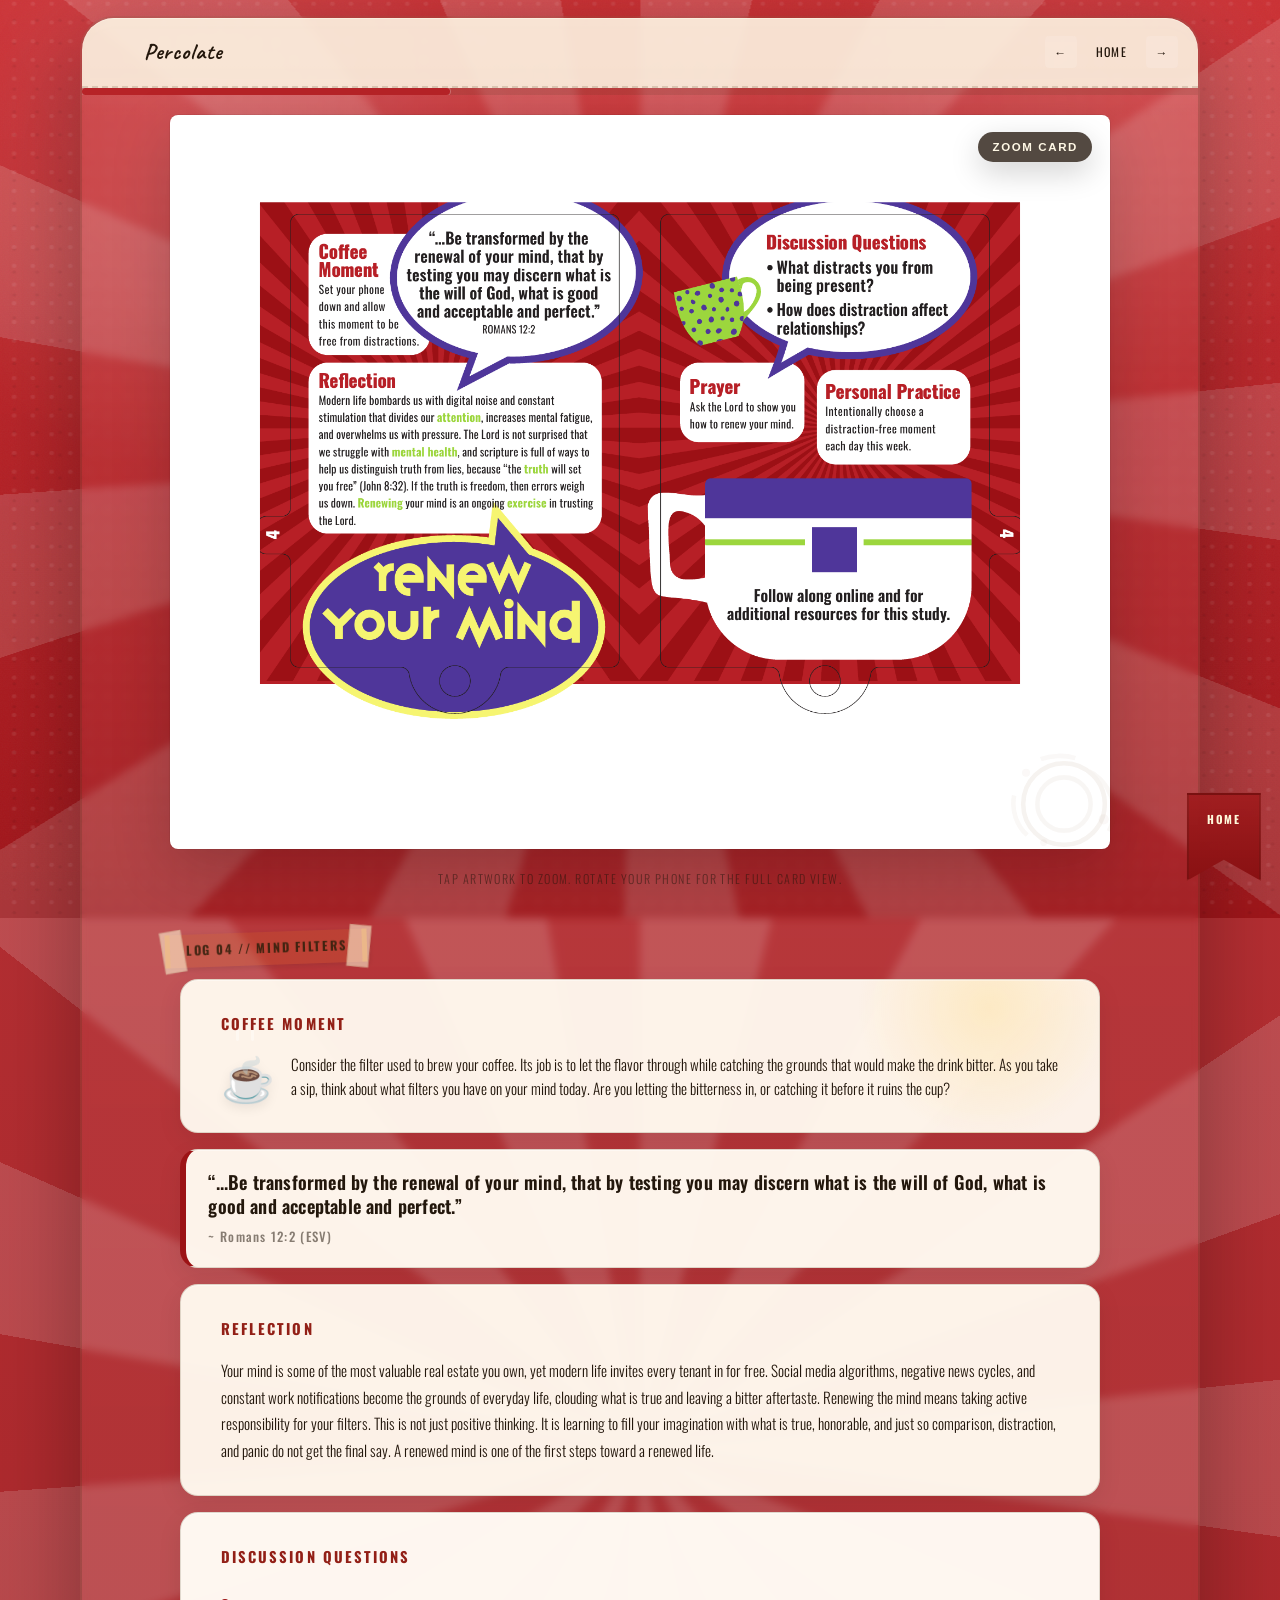
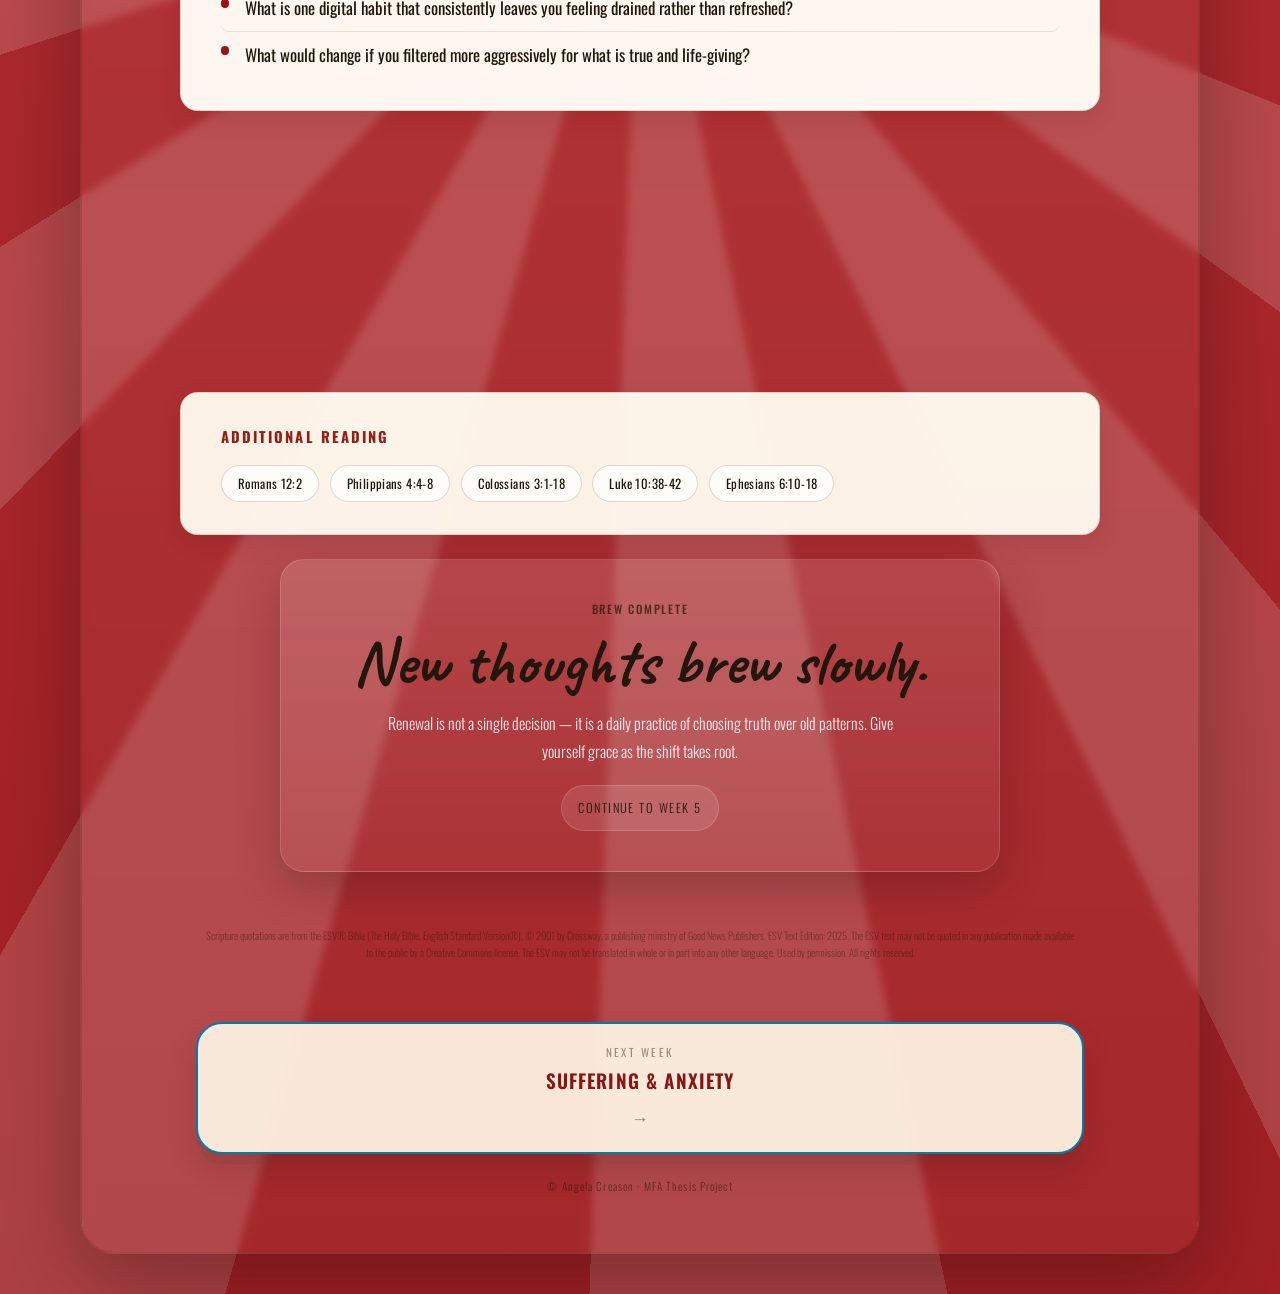
<file: week4.html>
<!DOCTYPE html>
<html lang="en">
<head>
  <meta charset="UTF-8">
  <meta name="viewport" content="width=device-width, initial-scale=1.0">
  <meta name="description" content="Week 4: Renew Your Mind — Turning toward transformation through attention, truth, and new patterns of thought.">
  <title>Week 4: Renew Your Mind — Percolate Bible Study</title>
  <meta property="og:title" content="Week 4: Renew Your Mind — Percolate">
  <meta property="og:description" content="Week 4 of the Percolate Bible Study: Renew Your Mind">
  <meta property="og:type" content="website">
  <meta name="theme-color" content="#b72327">
  <link rel="preconnect" href="https://fonts.googleapis.com">
  <link rel="preconnect" href="https://fonts.gstatic.com" crossorigin>
  <link href="https://fonts.googleapis.com/css2?family=Caveat:wght@400..700&family=Oswald:wght@200..700&display=swap" rel="stylesheet">
  <link rel="icon" href="favicon.svg" type="image/svg+xml">
  <link rel="stylesheet" href="style.css">
</head>
<body class="session-page" style="--week-bg:#b72327; --week-accent:#9c1315;">

<div class="page-bg" role="presentation"></div>

<div class="content-wrap">

  <nav class="top-nav" aria-label="Page navigation">
    <a href="index.html" class="nav-brand">Percolate</a>
    <div class="nav-links">
      <a href="week3.html" class="nav-arrow" aria-label="Previous week">&larr;</a>
      <a href="index.html">Home</a>
      <a href="week5.html" class="nav-arrow" aria-label="Next week">&rarr;</a>
    </div>
  </nav>

  <!-- Progress -->
  <div class="session-progress" aria-label="Study progress">
    <div class="progress-bar" style="width:33%; background:#b72327;"></div>
  </div>

  <p class="session-tag">Log 04 // Mind Filters</p>

  <header class="session-hero">
    <div class="week-badge" style="background:#9c1315;">Week 4 of 12</div>
    <p class="week-label">Week 4</p>
    <h1 class="session-title">Renew<br>Your Mind</h1>
  </header>

  <section class="section-card" aria-label="Coffee Moment">
    <h2>Coffee Moment</h2>
    <div class="coffee-moment">
      <span class="coffee-icon" aria-hidden="true">&#9749;</span>
      <p>Consider the filter used to brew your coffee. Its job is to let the flavor through while catching the grounds that would make the drink bitter. As you take a sip, think about what filters you have on your mind today. Are you letting the bitterness in, or catching it before it ruins the cup?</p>
    </div>
  </section>

  <div class="key-verse-wrap">
    <div class="key-verse" role="figure" aria-label="Key verse">
      <blockquote>&ldquo;...Be transformed by the renewal of your mind, that by testing you may discern what is the will of God, what is good and acceptable and perfect.&rdquo;</blockquote>
      <cite>~ Romans 12:2 (ESV)</cite>
    </div>
  </div>

  <section class="section-card" aria-label="Reflection">
    <h2>Reflection</h2>
    <p class="reflection-text">Your mind is some of the most valuable real estate you own, yet modern life invites every tenant in for free. Social media algorithms, negative news cycles, and constant work notifications become the grounds of everyday life, clouding what is true and leaving a bitter aftertaste. Renewing the mind means taking active responsibility for your filters. This is not just positive thinking. It is learning to fill your imagination with what is true, honorable, and just so comparison, distraction, and panic do not get the final say. A renewed mind is one of the first steps toward a renewed life.</p>
  </section>

  <section class="section-card" aria-label="Discussion Questions">
    <h2>Discussion Questions</h2>
    <ul class="discussion-list">
      <li>What is one digital habit that consistently leaves you feeling drained rather than refreshed?</li>
      <li>What would change if you filtered more aggressively for what is true and life-giving?</li>
    </ul>
  </section>

  <div class="dual-section">
    <section class="dual-card" aria-label="Prayer">
      <h2>Prayer</h2>
      <p>Ask the Lord to help you notice which voices are shaping your thoughts and to strengthen your ability to filter out what is making your inner life bitter.</p>
    </section>
    <section class="dual-card" aria-label="Personal Practice">
      <h2>Personal Practice</h2>
      <p>Try a digital fast for two hours before bed every night this week. Replace that time with physical reading or a face-to-face conversation.</p>
    </section>
  </div>

  <section class="section-card" aria-label="Additional Reading">
    <h2>Additional Reading</h2>
    <div class="reading-links">
      <button class="reading-link" data-ref="Romans 12:2">Romans 12:2</button>
      <button class="reading-link" data-ref="Philippians 4:4-8">Philippians 4:4-8</button>
      <button class="reading-link" data-ref="Colossians 3:1-18">Colossians 3:1-18</button>
      <button class="reading-link" data-ref="Luke 10:38-42">Luke 10:38-42</button>
      <button class="reading-link" data-ref="Ephesians 6:10-18">Ephesians 6:10-18</button>
    </div>
  </section>

  <!-- Completion -->
  <div class="completion-card">
    <p class="completion-label">Brew complete</p>
    <p class="completion-title">New thoughts brew slowly.</p>
    <p class="completion-body">Renewal is not a single decision — it is a daily practice of choosing truth over old patterns. Give yourself grace as the shift takes root.</p>
    <a href="week5.html" class="preview-link">Continue to Week 5</a>
  </div>

  <div class="esv-copyright">
    <p>Scripture quotations are from the ESV&reg; Bible (The Holy Bible, English Standard Version&reg;), &copy; 2001 by Crossway, a publishing ministry of Good News Publishers. ESV Text Edition: 2025. The ESV text may not be quoted in any publication made available to the public by a Creative Commons license. The ESV may not be translated in whole or in part into any other language. Used by permission. All rights reserved.</p>
  </div>


  <!-- Next Week -->
  <div class="next-week-cta">
    <a href="week5.html" class="next-week-link" style="border-color:#007daa;">
      <span class="next-week-label">Next week</span>
      <span class="next-week-title">Suffering & Anxiety</span>
    </a>
  </div>
  <footer class="site-footer">&copy; Angela Creason &middot; MFA Thesis Project</footer>

</div>
<script src="script.js"></script>
</body>
</html>
</file>
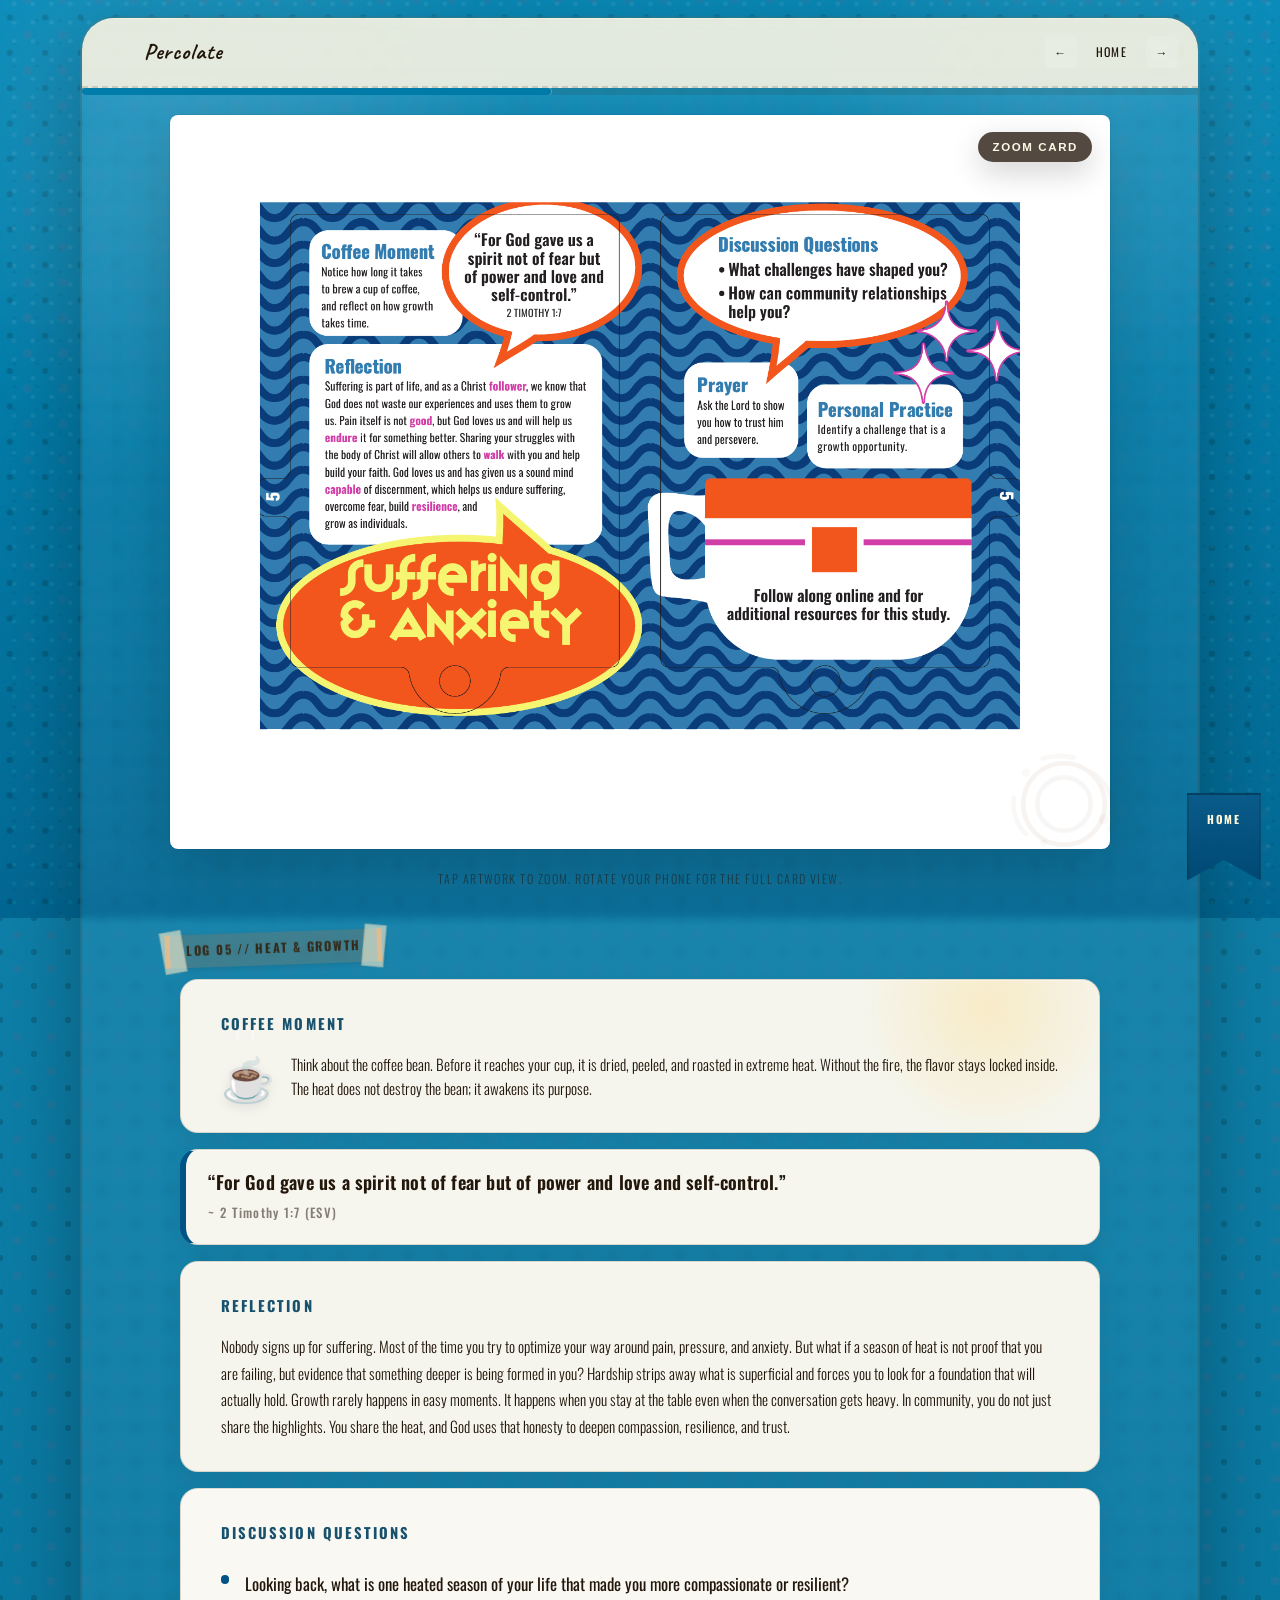
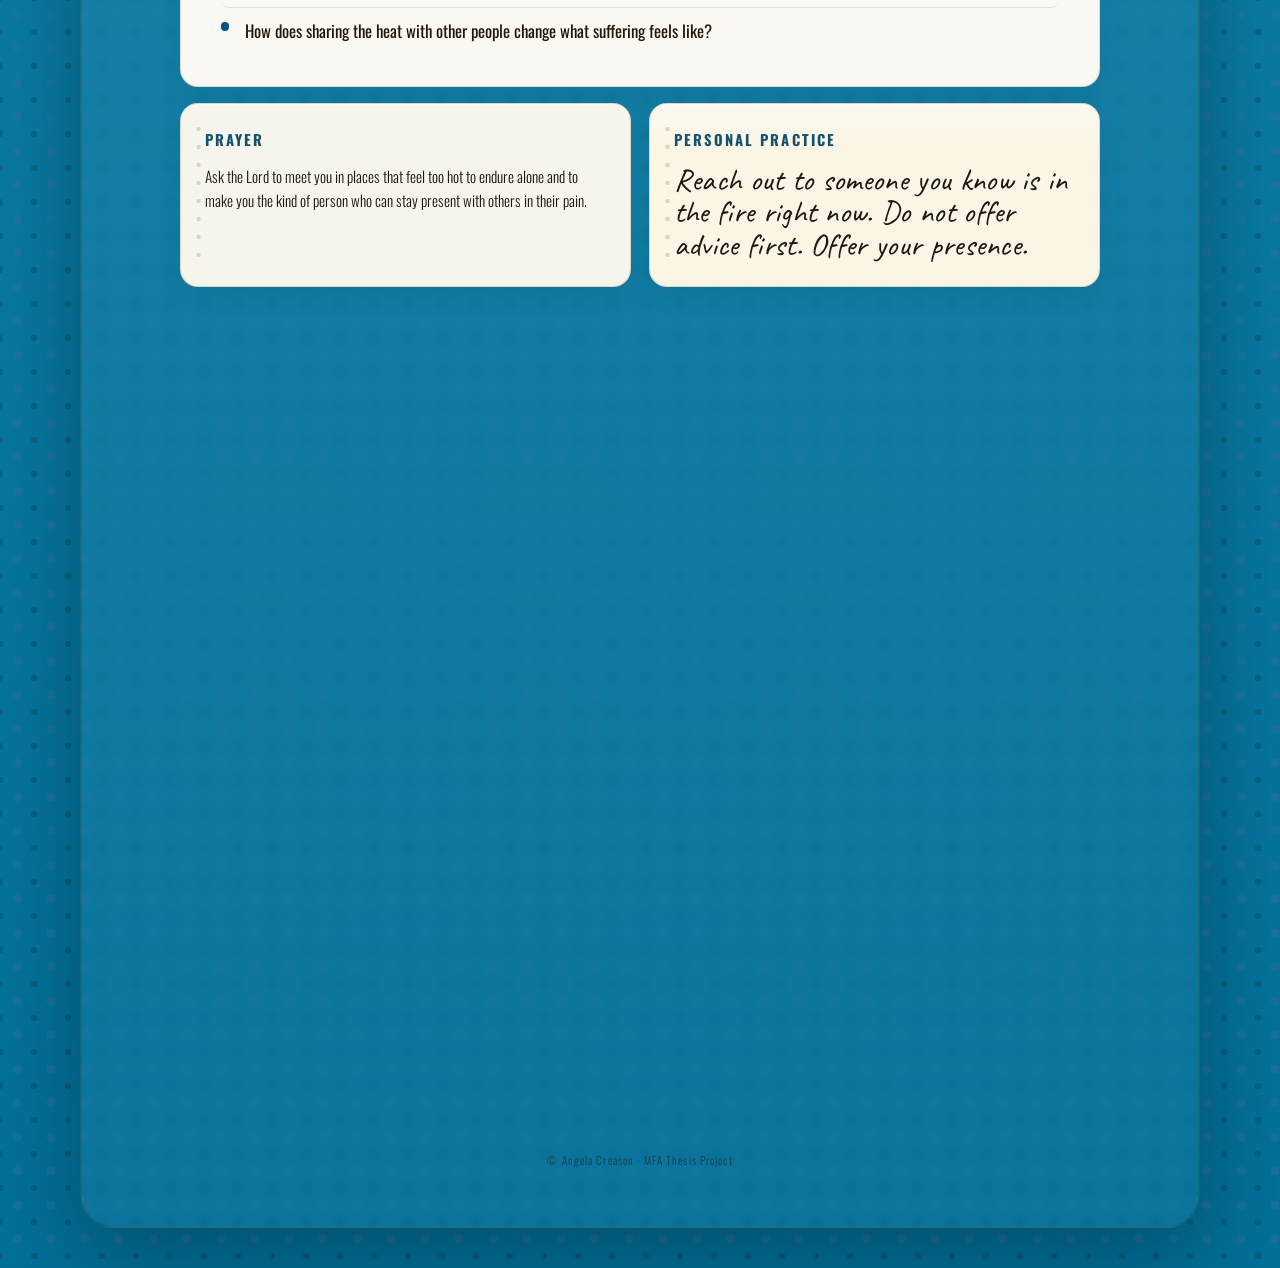
<file: week5.html>
<!DOCTYPE html>
<html lang="en">
<head>
  <meta charset="UTF-8">
  <meta name="viewport" content="width=device-width, initial-scale=1.0">
  <meta name="description" content="Week 5: Suffering & Anxiety — Making room for pain, worry, and a faith that stays present in hard seasons.">
  <title>Week 5: Suffering &amp; Anxiety — Percolate Bible Study</title>
  <meta property="og:title" content="Week 5: Suffering & Anxiety — Percolate">
  <meta property="og:description" content="Week 5 of the Percolate Bible Study: Suffering & Anxiety">
  <meta property="og:type" content="website">
  <meta name="theme-color" content="#007daa">
  <link rel="preconnect" href="https://fonts.googleapis.com">
  <link rel="preconnect" href="https://fonts.gstatic.com" crossorigin>
  <link href="https://fonts.googleapis.com/css2?family=Caveat:wght@400..700&family=Oswald:wght@200..700&display=swap" rel="stylesheet">
  <link rel="icon" href="favicon.svg" type="image/svg+xml">
  <link rel="stylesheet" href="style.css">
</head>
<body class="session-page" style="--week-bg:#007daa; --week-accent:#005384;">

<div class="page-bg" role="presentation"></div>

<div class="content-wrap">

  <nav class="top-nav" aria-label="Page navigation">
    <a href="index.html" class="nav-brand">Percolate</a>
    <div class="nav-links">
      <a href="week4.html" class="nav-arrow" aria-label="Previous week">&larr;</a>
      <a href="index.html">Home</a>
      <a href="week6.html" class="nav-arrow" aria-label="Next week">&rarr;</a>
    </div>
  </nav>

  <!-- Progress -->
  <div class="session-progress" aria-label="Study progress">
    <div class="progress-bar" style="width:42%; background:#007daa;"></div>
  </div>

  <p class="session-tag">Log 05 // Heat & Growth</p>

  <header class="session-hero">
    <div class="week-badge" style="background:#005384;">Week 5 of 12</div>
    <p class="week-label">Week 5</p>
    <h1 class="session-title">Suffering<br>&amp; Anxiety</h1>
  </header>

  <section class="section-card" aria-label="Coffee Moment">
    <h2>Coffee Moment</h2>
    <div class="coffee-moment">
      <span class="coffee-icon" aria-hidden="true">&#9749;</span>
      <p>Think about the coffee bean. Before it reaches your cup, it is dried, peeled, and roasted in extreme heat. Without the fire, the flavor stays locked inside. The heat does not destroy the bean; it awakens its purpose.</p>
    </div>
  </section>

  <div class="key-verse-wrap">
    <div class="key-verse" role="figure" aria-label="Key verse">
      <blockquote>&ldquo;For God gave us a spirit not of fear but of power and love and self-control.&rdquo;</blockquote>
      <cite>~ 2 Timothy 1:7 (ESV)</cite>
    </div>
  </div>

  <section class="section-card" aria-label="Reflection">
    <h2>Reflection</h2>
    <p class="reflection-text">Nobody signs up for suffering. Most of the time you try to optimize your way around pain, pressure, and anxiety. But what if a season of heat is not proof that you are failing, but evidence that something deeper is being formed in you? Hardship strips away what is superficial and forces you to look for a foundation that will actually hold. Growth rarely happens in easy moments. It happens when you stay at the table even when the conversation gets heavy. In community, you do not just share the highlights. You share the heat, and God uses that honesty to deepen compassion, resilience, and trust.</p>
  </section>

  <section class="section-card" aria-label="Discussion Questions">
    <h2>Discussion Questions</h2>
    <ul class="discussion-list">
      <li>Looking back, what is one heated season of your life that made you more compassionate or resilient?</li>
      <li>How does sharing the heat with other people change what suffering feels like?</li>
    </ul>
  </section>

  <div class="dual-section">
    <section class="dual-card" aria-label="Prayer">
      <h2>Prayer</h2>
      <p>Ask the Lord to meet you in places that feel too hot to endure alone and to make you the kind of person who can stay present with others in their pain.</p>
    </section>
    <section class="dual-card" aria-label="Personal Practice">
      <h2>Personal Practice</h2>
      <p>Reach out to someone you know is in the fire right now. Do not offer advice first. Offer your presence.</p>
    </section>
  </div>

  <section class="section-card" aria-label="Additional Reading">
    <h2>Additional Reading</h2>
    <div class="reading-links">
      <button class="reading-link" data-ref="James 1:2-4">James 1:2-4</button>
      <button class="reading-link" data-ref="Romans 5:3-5">Romans 5:3-5</button>
      <button class="reading-link" data-ref="1 Peter 5:6-10">1 Peter 5:6-10</button>
      <button class="reading-link" data-ref="Romans 8">Romans 8</button>
      <button class="reading-link" data-ref="Galatians 5:22-23">Galatians 5:22-23</button>
    </div>
  </section>

  <!-- Completion -->
  <div class="completion-card">
    <p class="completion-label">Brew complete</p>
    <p class="completion-title">Sitting with hard things is holy work.</p>
    <p class="completion-body">You did not look away from suffering today. Compassionate presence — yours and God's — is the antidote to anxious isolation.</p>
    <a href="week6.html" class="preview-link">Continue to Week 6</a>
  </div>

  <div class="esv-copyright">
    <p>Scripture quotations are from the ESV&reg; Bible (The Holy Bible, English Standard Version&reg;), &copy; 2001 by Crossway, a publishing ministry of Good News Publishers. ESV Text Edition: 2025. The ESV text may not be quoted in any publication made available to the public by a Creative Commons license. The ESV may not be translated in whole or in part into any other language. Used by permission. All rights reserved.</p>
  </div>


  <!-- Next Week -->
  <div class="next-week-cta">
    <a href="week6.html" class="next-week-link" style="border-color:#cf5ea1;">
      <span class="next-week-label">Next week</span>
      <span class="next-week-title">Courage to Show Up</span>
    </a>
  </div>
  <footer class="site-footer">&copy; Angela Creason &middot; MFA Thesis Project</footer>

</div>
<script src="script.js"></script>
</body>
</html>
</file>
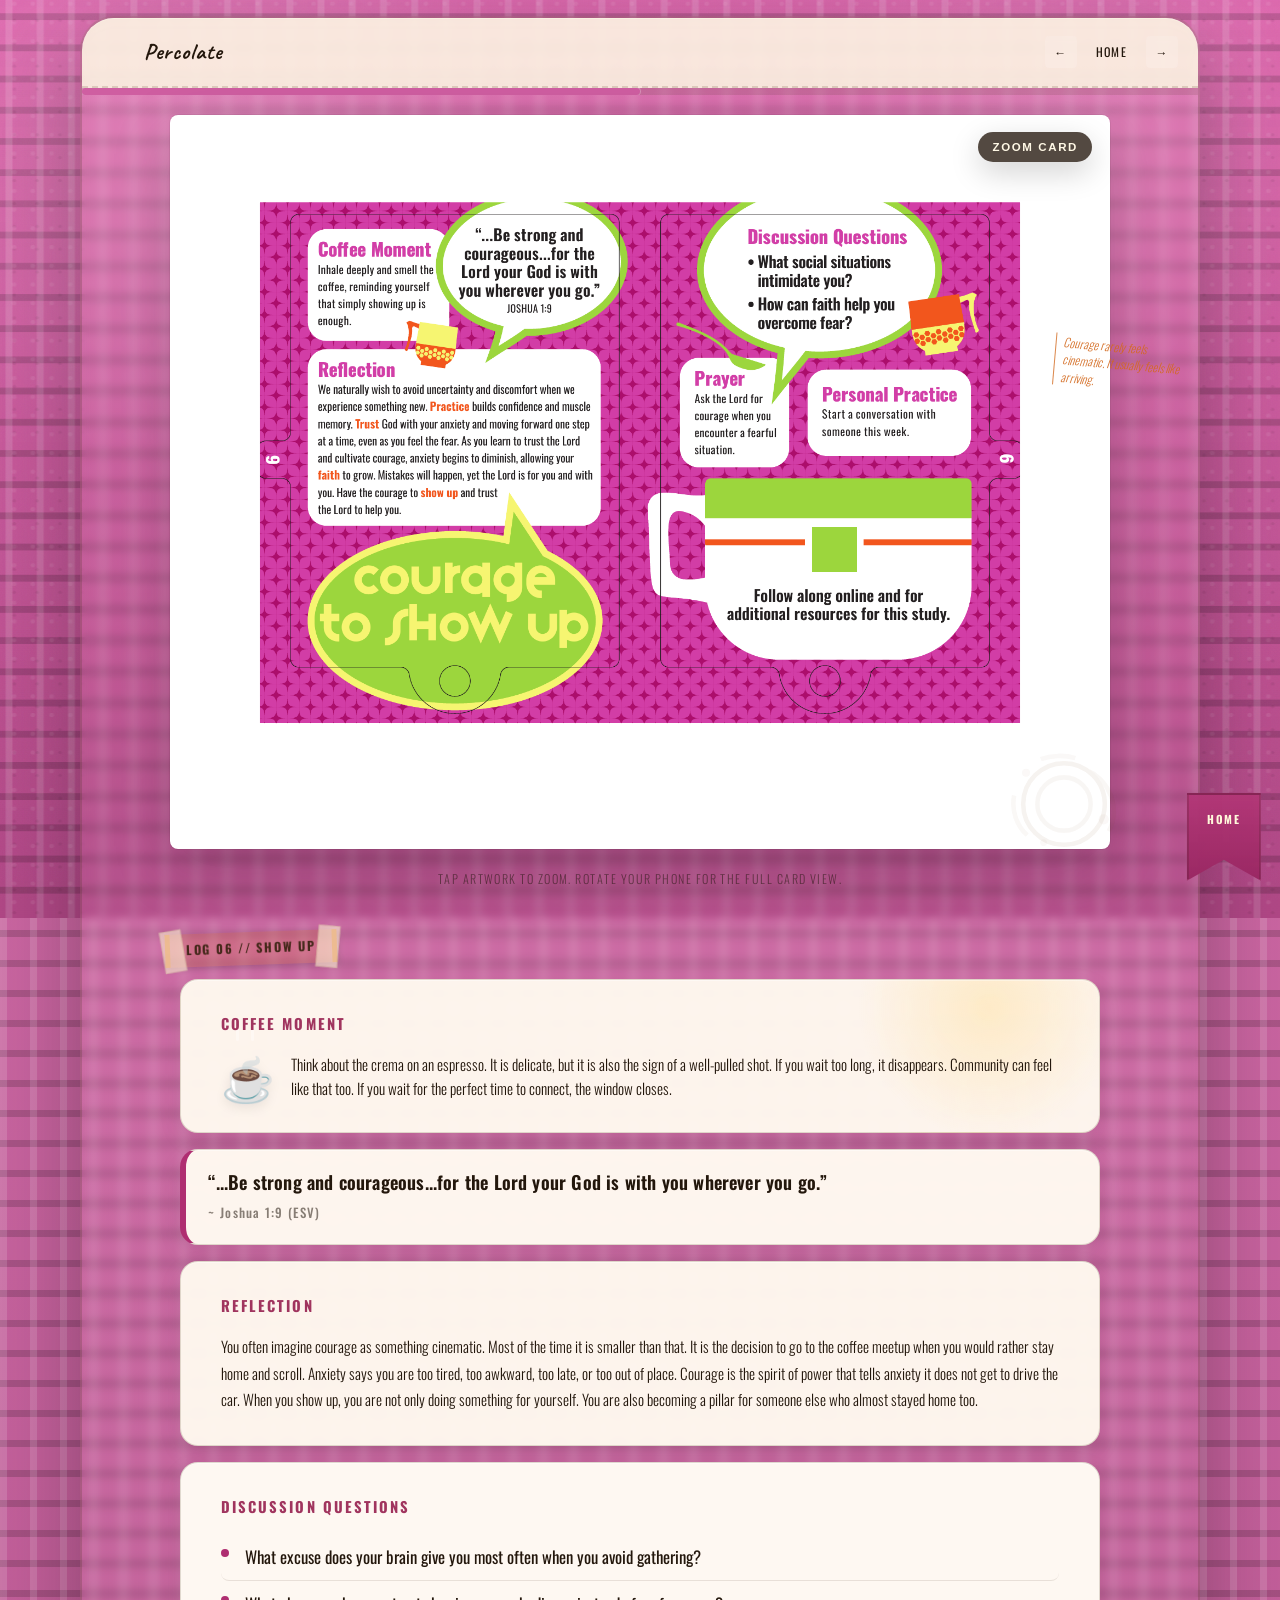
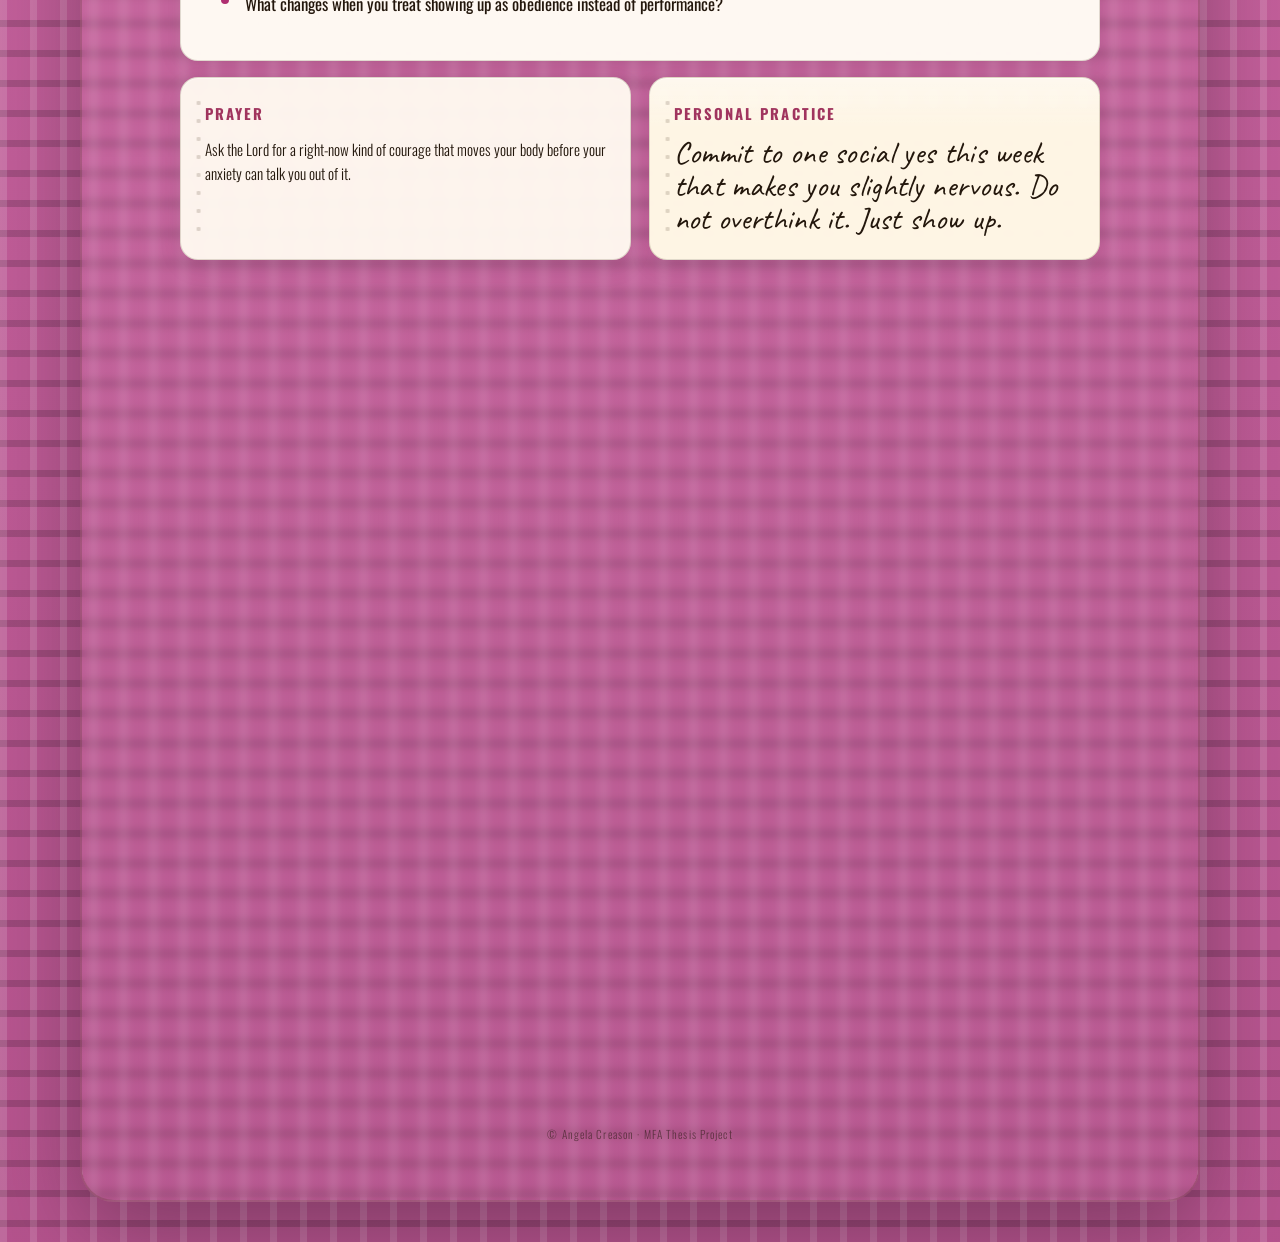
<file: week6.html>
<!DOCTYPE html>
<html lang="en">
<head>
  <meta charset="UTF-8">
  <meta name="viewport" content="width=device-width, initial-scale=1.0">
  <meta name="description" content="Week 6: Courage to Show Up — An invitation to practice visible courage, mutual care, and honest participation.">
  <title>Week 6: Courage to Show Up — Percolate Bible Study</title>
  <meta property="og:title" content="Week 6: Courage to Show Up — Percolate">
  <meta property="og:description" content="Week 6 of the Percolate Bible Study: Courage to Show Up">
  <meta property="og:type" content="website">
  <meta name="theme-color" content="#cf5ea1">
  <link rel="preconnect" href="https://fonts.googleapis.com">
  <link rel="preconnect" href="https://fonts.gstatic.com" crossorigin>
  <link href="https://fonts.googleapis.com/css2?family=Caveat:wght@400..700&family=Oswald:wght@200..700&display=swap" rel="stylesheet">
  <link rel="icon" href="favicon.svg" type="image/svg+xml">
  <link rel="stylesheet" href="style.css">
</head>
<body class="session-page" style="--week-bg:#cf5ea1; --week-accent:#af2e71;">

<div class="page-bg" role="presentation"></div>

<div class="content-wrap">

  <nav class="top-nav" aria-label="Page navigation">
    <a href="index.html" class="nav-brand">Percolate</a>
    <div class="nav-links">
      <a href="week5.html" class="nav-arrow" aria-label="Previous week">&larr;</a>
      <a href="index.html">Home</a>
      <a href="week7.html" class="nav-arrow" aria-label="Next week">&rarr;</a>
    </div>
  </nav>

  <!-- Progress -->
  <div class="session-progress" aria-label="Study progress">
    <div class="progress-bar" style="width:50%; background:#cf5ea1;"></div>
  </div>

  <p class="session-tag">Log 06 // Show Up</p>
  <p class="margin-note">Courage rarely feels cinematic. It usually feels like arriving.</p>

  <header class="session-hero">
    <div class="week-badge" style="background:#af2e71;">Week 6 of 12</div>
    <p class="week-label">Week 6</p>
    <h1 class="session-title">Courage to<br>Show Up</h1>
  </header>

  <section class="section-card" aria-label="Coffee Moment">
    <h2>Coffee Moment</h2>
    <div class="coffee-moment">
      <span class="coffee-icon" aria-hidden="true">&#9749;</span>
      <p>Think about the crema on an espresso. It is delicate, but it is also the sign of a well-pulled shot. If you wait too long, it disappears. Community can feel like that too. If you wait for the perfect time to connect, the window closes.</p>
    </div>
  </section>

  <div class="key-verse-wrap">
    <div class="key-verse" role="figure" aria-label="Key verse">
      <blockquote>&ldquo;...Be strong and courageous...for the Lord your God is with you wherever you go.&rdquo;</blockquote>
      <cite>~ Joshua 1:9 (ESV)</cite>
    </div>
  </div>

  <section class="section-card" aria-label="Reflection">
    <h2>Reflection</h2>
    <p class="reflection-text">You often imagine courage as something cinematic. Most of the time it is smaller than that. It is the decision to go to the coffee meetup when you would rather stay home and scroll. Anxiety says you are too tired, too awkward, too late, or too out of place. Courage is the spirit of power that tells anxiety it does not get to drive the car. When you show up, you are not only doing something for yourself. You are also becoming a pillar for someone else who almost stayed home too.</p>
  </section>

  <section class="section-card" aria-label="Discussion Questions">
    <h2>Discussion Questions</h2>
    <ul class="discussion-list">
      <li>What excuse does your brain give you most often when you avoid gathering?</li>
      <li>What changes when you treat showing up as obedience instead of performance?</li>
    </ul>
  </section>

  <div class="dual-section">
    <section class="dual-card" aria-label="Prayer">
      <h2>Prayer</h2>
      <p>Ask the Lord for a right-now kind of courage that moves your body before your anxiety can talk you out of it.</p>
    </section>
    <section class="dual-card" aria-label="Personal Practice">
      <h2>Personal Practice</h2>
      <p>Commit to one social yes this week that makes you slightly nervous. Do not overthink it. Just show up.</p>
    </section>
  </div>

  <section class="section-card" aria-label="Additional Reading">
    <h2>Additional Reading</h2>
    <div class="reading-links">
      <button class="reading-link" data-ref="Joshua 1:9">Joshua 1:9</button>
      <button class="reading-link" data-ref="Deuteronomy 31:6">Deuteronomy 31:6</button>
      <button class="reading-link" data-ref="Psalm 56">Psalm 56</button>
      <button class="reading-link" data-ref="Hebrews 13:6">Hebrews 13:6</button>
    </div>
  </section>

  <!-- Completion -->
  <div class="completion-card">
    <p class="completion-label">Brew complete</p>
    <p class="completion-title">Showing up is the bravest thing.</p>
    <p class="completion-body">Not dramatic courage. Quiet, ordinary, I-will-be-here-again-next-week courage. That is what changes a table into a community.</p>
    <a href="week7.html" class="preview-link">Continue to Week 7</a>
  </div>

  <div class="esv-copyright">
    <p>Scripture quotations are from the ESV&reg; Bible (The Holy Bible, English Standard Version&reg;), &copy; 2001 by Crossway, a publishing ministry of Good News Publishers. ESV Text Edition: 2025. The ESV text may not be quoted in any publication made available to the public by a Creative Commons license. The ESV may not be translated in whole or in part into any other language. Used by permission. All rights reserved.</p>
  </div>


  <!-- Next Week -->
  <div class="next-week-cta">
    <a href="week7.html" class="next-week-link" style="border-color:#9a3a96;">
      <span class="next-week-label">Next week</span>
      <span class="next-week-title">Strength in Numbers</span>
    </a>
  </div>
  <footer class="site-footer">&copy; Angela Creason &middot; MFA Thesis Project</footer>

</div>
<script src="script.js"></script>
</body>
</html>
</file>
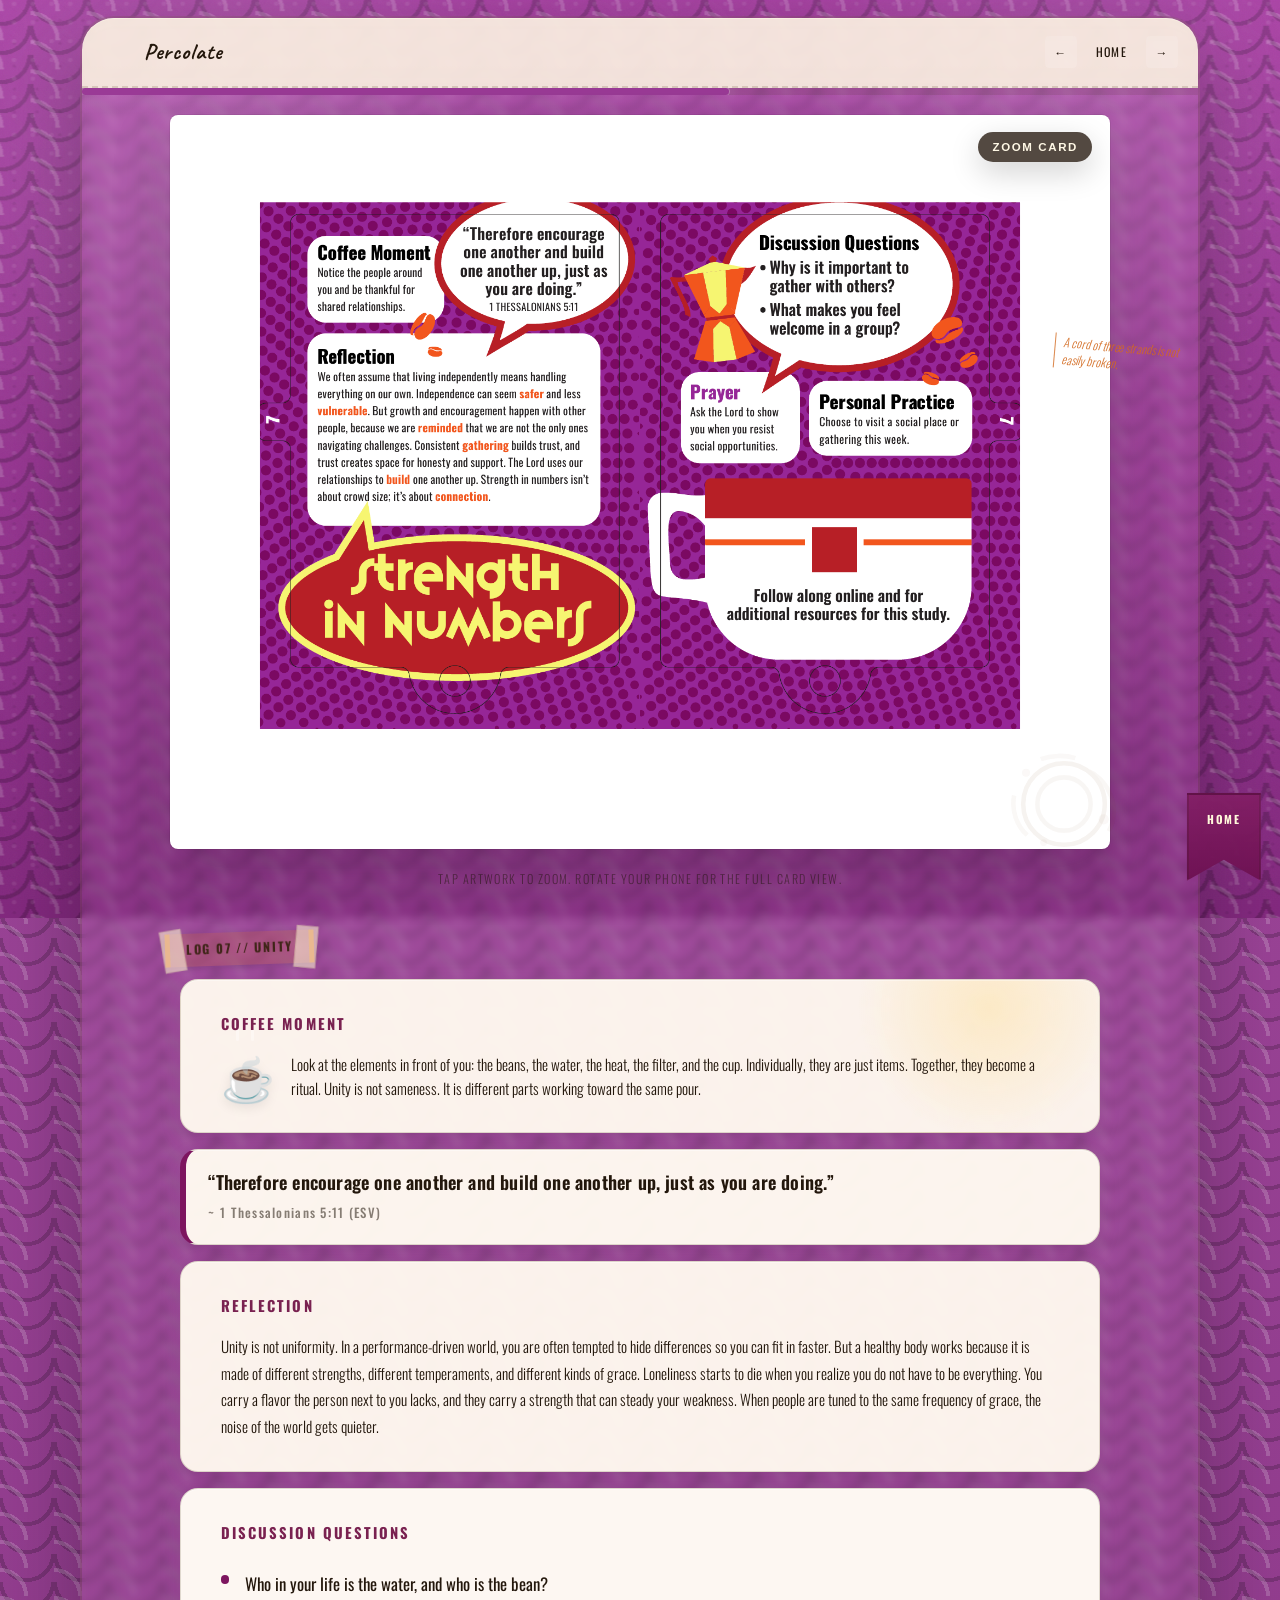
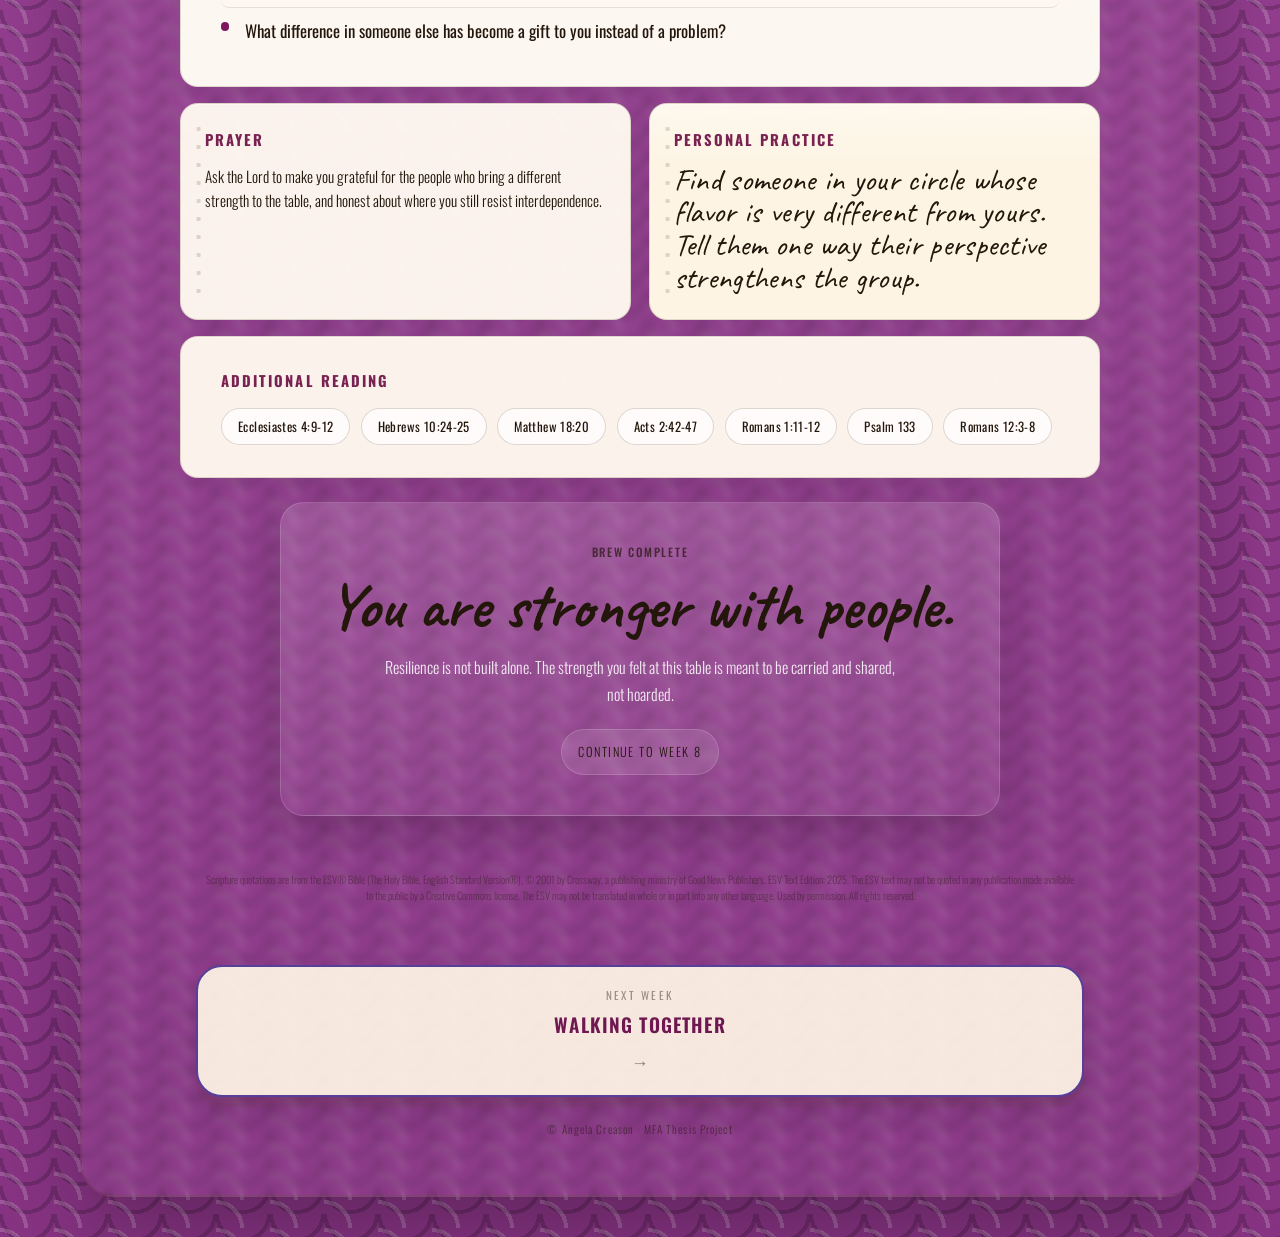
<file: week7.html>
<!DOCTYPE html>
<html lang="en">
<head>
  <meta charset="UTF-8">
  <meta name="viewport" content="width=device-width, initial-scale=1.0">
  <meta name="description" content="Week 7: Strength in Numbers — Exploring unity, interdependence, and how shared life becomes a source of resilience.">
  <title>Week 7: Strength in Numbers — Percolate Bible Study</title>
  <meta property="og:title" content="Week 7: Strength in Numbers — Percolate">
  <meta property="og:description" content="Week 7 of the Percolate Bible Study: Strength in Numbers">
  <meta property="og:type" content="website">
  <meta name="theme-color" content="#9a3a96">
  <link rel="preconnect" href="https://fonts.googleapis.com">
  <link rel="preconnect" href="https://fonts.gstatic.com" crossorigin>
  <link href="https://fonts.googleapis.com/css2?family=Caveat:wght@400..700&family=Oswald:wght@200..700&display=swap" rel="stylesheet">
  <link rel="icon" href="favicon.svg" type="image/svg+xml">
  <link rel="stylesheet" href="style.css">
</head>
<body class="session-page" style="--week-bg:#9a3a96; --week-accent:#7d155f;">

<div class="page-bg" role="presentation"></div>

<div class="content-wrap">

  <nav class="top-nav" aria-label="Page navigation">
    <a href="index.html" class="nav-brand">Percolate</a>
    <div class="nav-links">
      <a href="week6.html" class="nav-arrow" aria-label="Previous week">&larr;</a>
      <a href="index.html">Home</a>
      <a href="week8.html" class="nav-arrow" aria-label="Next week">&rarr;</a>
    </div>
  </nav>

  <!-- Progress -->
  <div class="session-progress" aria-label="Study progress">
    <div class="progress-bar" style="width:58%; background:#9a3a96;"></div>
  </div>

  <p class="session-tag">Log 07 // Unity</p>
  <p class="margin-note">A cord of three strands is not easily broken.</p>

  <header class="session-hero">
    <div class="week-badge" style="background:#7d155f;">Week 7 of 12</div>
    <p class="week-label">Week 7</p>
    <h1 class="session-title">Strength<br>in Numbers</h1>
  </header>

  <section class="section-card" aria-label="Coffee Moment">
    <h2>Coffee Moment</h2>
    <div class="coffee-moment">
      <span class="coffee-icon" aria-hidden="true">&#9749;</span>
      <p>Look at the elements in front of you: the beans, the water, the heat, the filter, and the cup. Individually, they are just items. Together, they become a ritual. Unity is not sameness. It is different parts working toward the same pour.</p>
    </div>
  </section>

  <div class="key-verse-wrap">
    <div class="key-verse" role="figure" aria-label="Key verse">
      <blockquote>&ldquo;Therefore encourage one another and build one another up, just as you are doing.&rdquo;</blockquote>
      <cite>~ 1 Thessalonians 5:11 (ESV)</cite>
    </div>
  </div>

  <section class="section-card" aria-label="Reflection">
    <h2>Reflection</h2>
    <p class="reflection-text">Unity is not uniformity. In a performance-driven world, you are often tempted to hide differences so you can fit in faster. But a healthy body works because it is made of different strengths, different temperaments, and different kinds of grace. Loneliness starts to die when you realize you do not have to be everything. You carry a flavor the person next to you lacks, and they carry a strength that can steady your weakness. When people are tuned to the same frequency of grace, the noise of the world gets quieter.</p>
  </section>

  <section class="section-card" aria-label="Discussion Questions">
    <h2>Discussion Questions</h2>
    <ul class="discussion-list">
      <li>Who in your life is the water, and who is the bean?</li>
      <li>What difference in someone else has become a gift to you instead of a problem?</li>
    </ul>
  </section>

  <div class="dual-section">
    <section class="dual-card" aria-label="Prayer">
      <h2>Prayer</h2>
      <p>Ask the Lord to make you grateful for the people who bring a different strength to the table, and honest about where you still resist interdependence.</p>
    </section>
    <section class="dual-card" aria-label="Personal Practice">
      <h2>Personal Practice</h2>
      <p>Find someone in your circle whose flavor is very different from yours. Tell them one way their perspective strengthens the group.</p>
    </section>
  </div>

  <section class="section-card" aria-label="Additional Reading">
    <h2>Additional Reading</h2>
    <div class="reading-links">
      <button class="reading-link" data-ref="Ecclesiastes 4:9-12">Ecclesiastes 4:9-12</button>
      <button class="reading-link" data-ref="Hebrews 10:24-25">Hebrews 10:24-25</button>
      <button class="reading-link" data-ref="Matthew 18:20">Matthew 18:20</button>
      <button class="reading-link" data-ref="Acts 2:42-47">Acts 2:42-47</button>
      <button class="reading-link" data-ref="Romans 1:11-12">Romans 1:11-12</button>
      <button class="reading-link" data-ref="Psalm 133">Psalm 133</button>
      <button class="reading-link" data-ref="Romans 12:3-8">Romans 12:3-8</button>
    </div>
  </section>

  <!-- Completion -->
  <div class="completion-card">
    <p class="completion-label">Brew complete</p>
    <p class="completion-title">You are stronger with people.</p>
    <p class="completion-body">Resilience is not built alone. The strength you felt at this table is meant to be carried and shared, not hoarded.</p>
    <a href="week8.html" class="preview-link">Continue to Week 8</a>
  </div>

  <div class="esv-copyright">
    <p>Scripture quotations are from the ESV&reg; Bible (The Holy Bible, English Standard Version&reg;), &copy; 2001 by Crossway, a publishing ministry of Good News Publishers. ESV Text Edition: 2025. The ESV text may not be quoted in any publication made available to the public by a Creative Commons license. The ESV may not be translated in whole or in part into any other language. Used by permission. All rights reserved.</p>
  </div>


  <!-- Next Week -->
  <div class="next-week-cta">
    <a href="week8.html" class="next-week-link" style="border-color:#563f98;">
      <span class="next-week-label">Next week</span>
      <span class="next-week-title">Walking Together</span>
    </a>
  </div>
  <footer class="site-footer">&copy; Angela Creason &middot; MFA Thesis Project</footer>

</div>
<script src="script.js"></script>
</body>
</html>
</file>
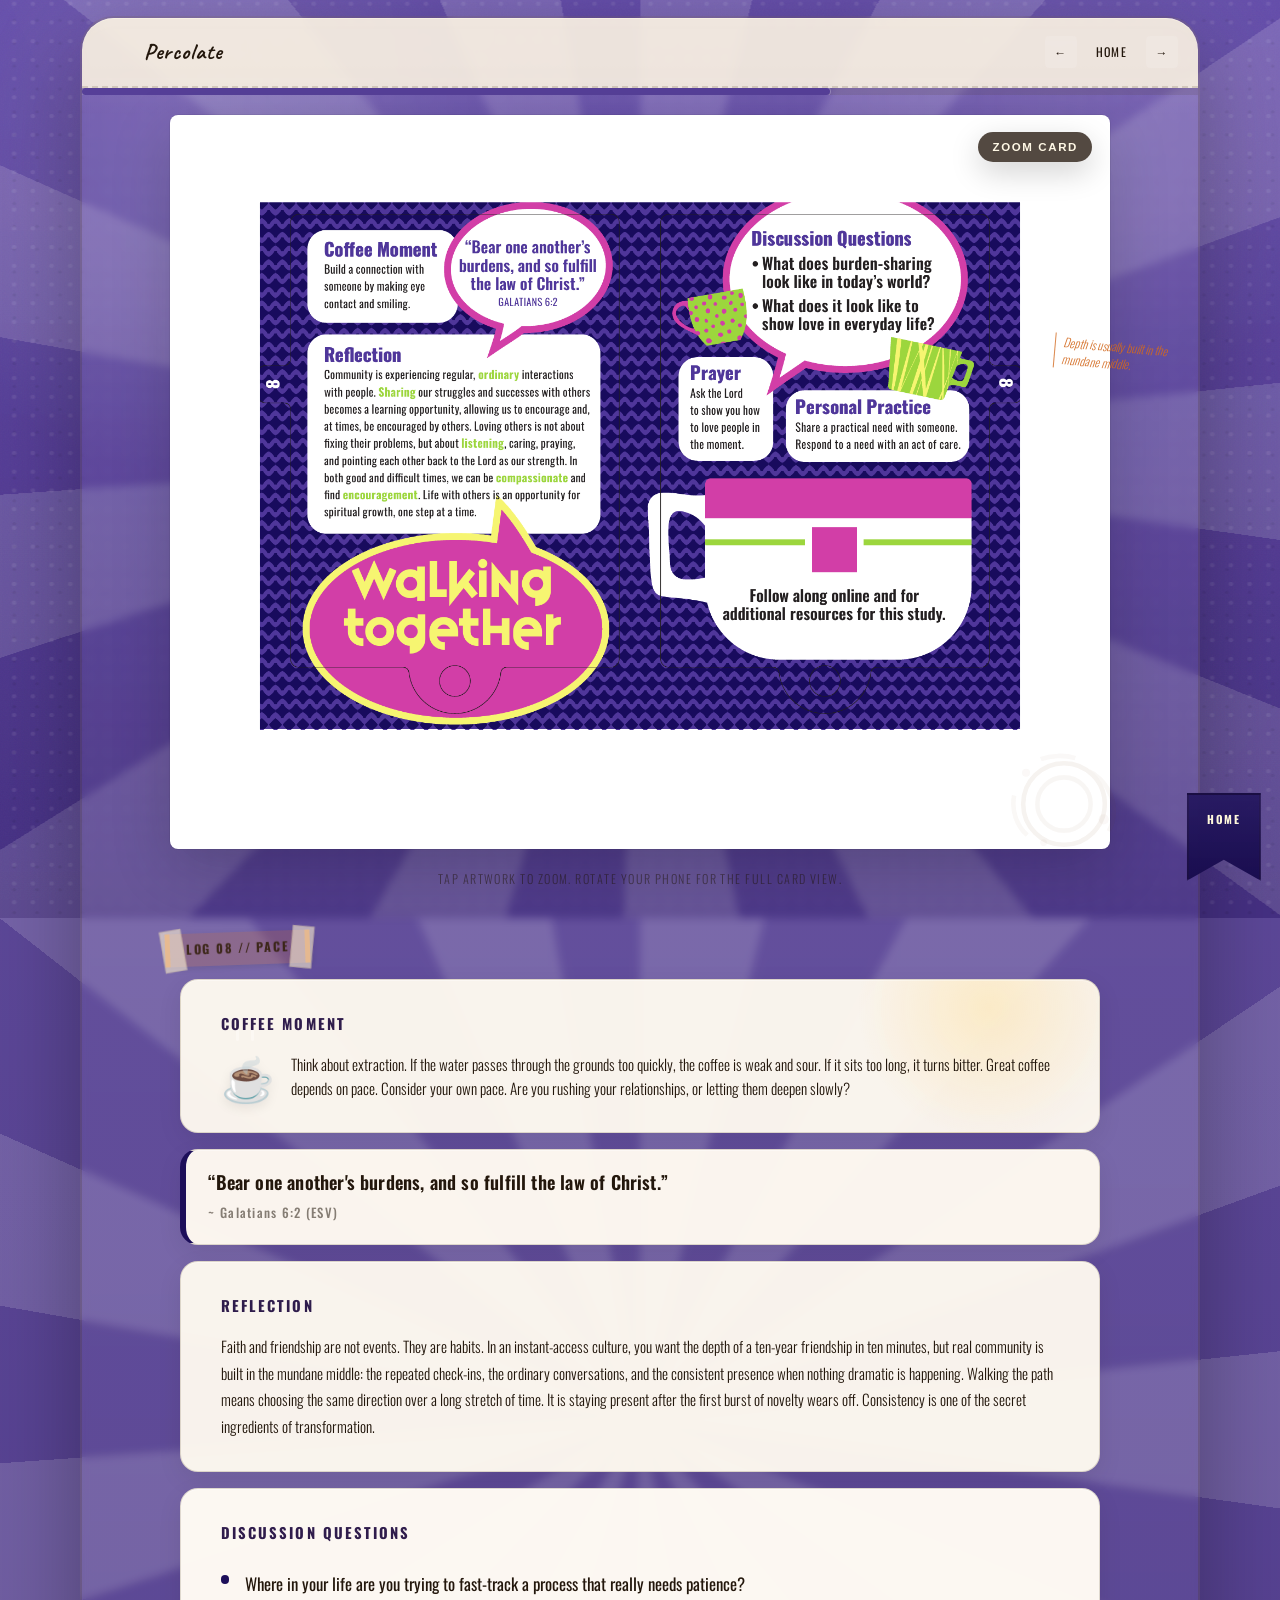
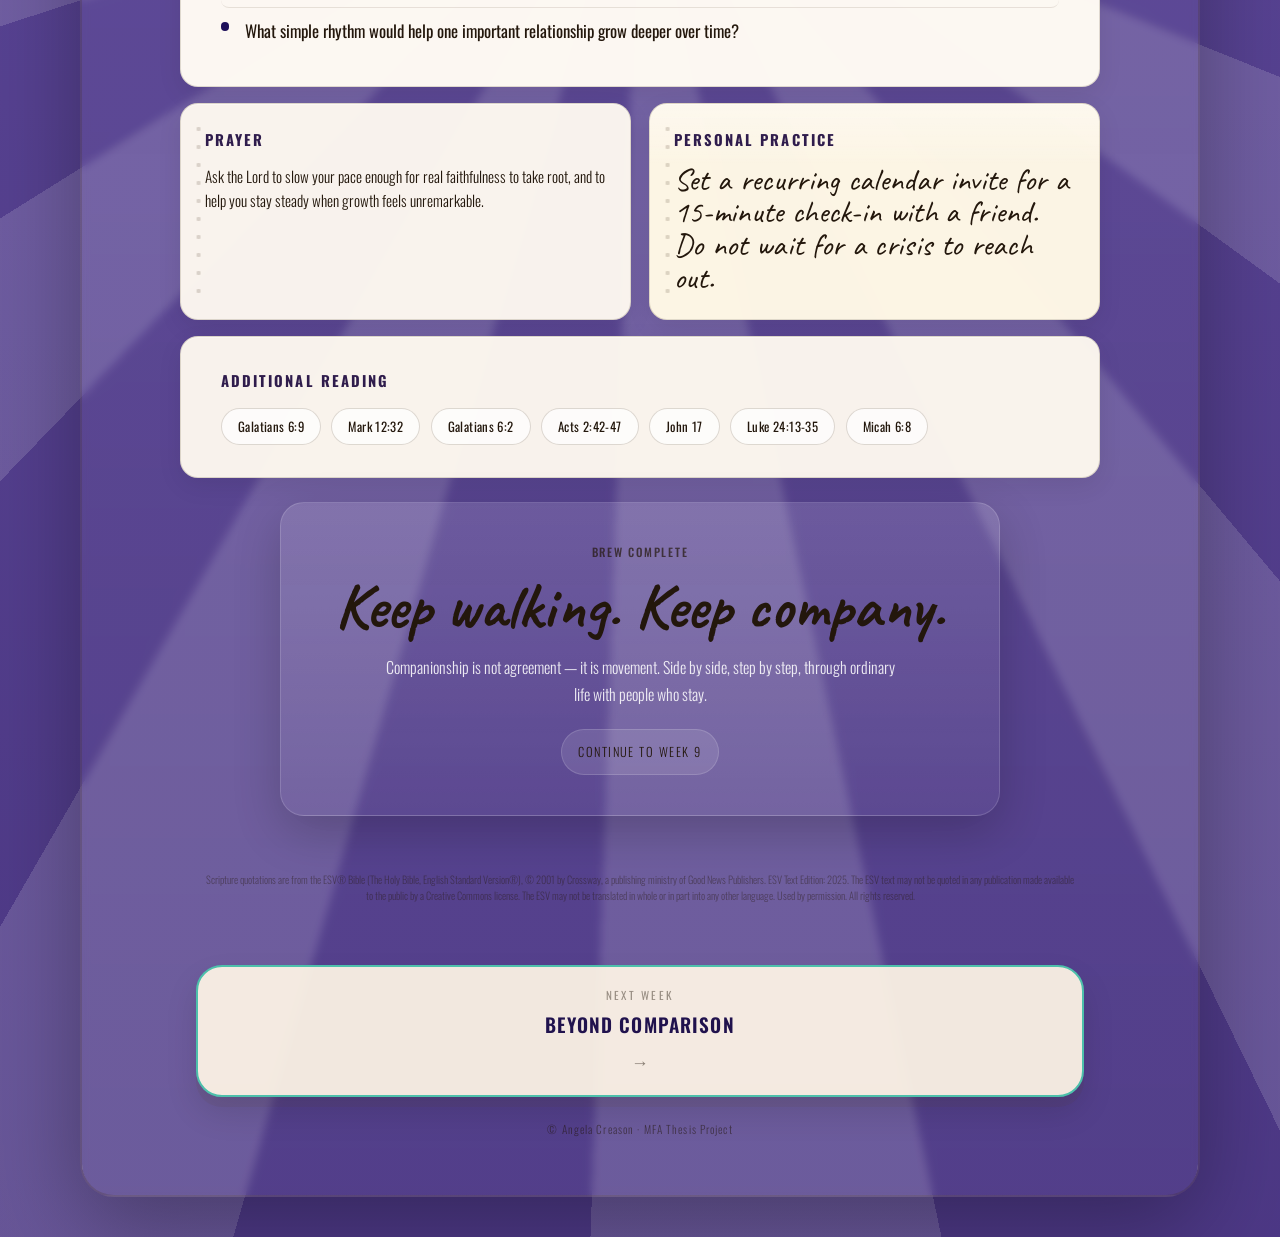
<file: week8.html>
<!DOCTYPE html>
<html lang="en">
<head>
  <meta charset="UTF-8">
  <meta name="viewport" content="width=device-width, initial-scale=1.0">
  <meta name="description" content="Week 8: Walking Together — Turning shared belief into lived companionship, rhythm, and movement through ordinary life.">
  <title>Week 8: Walking Together — Percolate Bible Study</title>
  <meta property="og:title" content="Week 8: Walking Together — Percolate">
  <meta property="og:description" content="Week 8 of the Percolate Bible Study: Walking Together">
  <meta property="og:type" content="website">
  <meta name="theme-color" content="#563f98">
  <link rel="preconnect" href="https://fonts.googleapis.com">
  <link rel="preconnect" href="https://fonts.gstatic.com" crossorigin>
  <link href="https://fonts.googleapis.com/css2?family=Caveat:wght@400..700&family=Oswald:wght@200..700&display=swap" rel="stylesheet">
  <link rel="icon" href="favicon.svg" type="image/svg+xml">
  <link rel="stylesheet" href="style.css">
</head>
<body class="session-page" style="--week-bg:#563f98; --week-accent:#1d0f5a;">

<div class="page-bg" role="presentation"></div>

<div class="content-wrap">

  <nav class="top-nav" aria-label="Page navigation">
    <a href="index.html" class="nav-brand">Percolate</a>
    <div class="nav-links">
      <a href="week7.html" class="nav-arrow" aria-label="Previous week">&larr;</a>
      <a href="index.html">Home</a>
      <a href="week9.html" class="nav-arrow" aria-label="Next week">&rarr;</a>
    </div>
  </nav>

  <!-- Progress -->
  <div class="session-progress" aria-label="Study progress">
    <div class="progress-bar" style="width:67%; background:#563f98;"></div>
  </div>

  <p class="session-tag">Log 08 // Pace</p>
  <p class="margin-note">Depth is usually built in the mundane middle.</p>

  <header class="session-hero">
    <div class="week-badge" style="background:#1d0f5a;">Week 8 of 12</div>
    <p class="week-label">Week 8</p>
    <h1 class="session-title">Walking<br>Together</h1>
  </header>

  <section class="section-card" aria-label="Coffee Moment">
    <h2>Coffee Moment</h2>
    <div class="coffee-moment">
      <span class="coffee-icon" aria-hidden="true">&#9749;</span>
      <p>Think about extraction. If the water passes through the grounds too quickly, the coffee is weak and sour. If it sits too long, it turns bitter. Great coffee depends on pace. Consider your own pace. Are you rushing your relationships, or letting them deepen slowly?</p>
    </div>
  </section>

  <div class="key-verse-wrap">
    <div class="key-verse" role="figure" aria-label="Key verse">
      <blockquote>&ldquo;Bear one another's burdens, and so fulfill the law of Christ.&rdquo;</blockquote>
      <cite>~ Galatians 6:2 (ESV)</cite>
    </div>
  </div>

  <section class="section-card" aria-label="Reflection">
    <h2>Reflection</h2>
    <p class="reflection-text">Faith and friendship are not events. They are habits. In an instant-access culture, you want the depth of a ten-year friendship in ten minutes, but real community is built in the mundane middle: the repeated check-ins, the ordinary conversations, and the consistent presence when nothing dramatic is happening. Walking the path means choosing the same direction over a long stretch of time. It is staying present after the first burst of novelty wears off. Consistency is one of the secret ingredients of transformation.</p>
  </section>

  <section class="section-card" aria-label="Discussion Questions">
    <h2>Discussion Questions</h2>
    <ul class="discussion-list">
      <li>Where in your life are you trying to fast-track a process that really needs patience?</li>
      <li>What simple rhythm would help one important relationship grow deeper over time?</li>
    </ul>
  </section>

  <div class="dual-section">
    <section class="dual-card" aria-label="Prayer">
      <h2>Prayer</h2>
      <p>Ask the Lord to slow your pace enough for real faithfulness to take root, and to help you stay steady when growth feels unremarkable.</p>
    </section>
    <section class="dual-card" aria-label="Personal Practice">
      <h2>Personal Practice</h2>
      <p>Set a recurring calendar invite for a 15-minute check-in with a friend. Do not wait for a crisis to reach out.</p>
    </section>
  </div>

  <section class="section-card" aria-label="Additional Reading">
    <h2>Additional Reading</h2>
    <div class="reading-links">
      <button class="reading-link" data-ref="Galatians 6:9">Galatians 6:9</button>
      <button class="reading-link" data-ref="Mark 12:32">Mark 12:32</button>
      <button class="reading-link" data-ref="Galatians 6:2">Galatians 6:2</button>
      <button class="reading-link" data-ref="Acts 2:42-47">Acts 2:42-47</button>
      <button class="reading-link" data-ref="John 17">John 17</button>
      <button class="reading-link" data-ref="Luke 24:13-35">Luke 24:13-35</button>
      <button class="reading-link" data-ref="Micah 6:8">Micah 6:8</button>
    </div>
  </section>

  <!-- Completion -->
  <div class="completion-card">
    <p class="completion-label">Brew complete</p>
    <p class="completion-title">Keep walking. Keep company.</p>
    <p class="completion-body">Companionship is not agreement — it is movement. Side by side, step by step, through ordinary life with people who stay.</p>
    <a href="week9.html" class="preview-link">Continue to Week 9</a>
  </div>

  <div class="esv-copyright">
    <p>Scripture quotations are from the ESV&reg; Bible (The Holy Bible, English Standard Version&reg;), &copy; 2001 by Crossway, a publishing ministry of Good News Publishers. ESV Text Edition: 2025. The ESV text may not be quoted in any publication made available to the public by a Creative Commons license. The ESV may not be translated in whole or in part into any other language. Used by permission. All rights reserved.</p>
  </div>


  <!-- Next Week -->
  <div class="next-week-cta">
    <a href="week9.html" class="next-week-link" style="border-color:#4dc0ab;">
      <span class="next-week-label">Next week</span>
      <span class="next-week-title">Beyond Comparison</span>
    </a>
  </div>
  <footer class="site-footer">&copy; Angela Creason &middot; MFA Thesis Project</footer>

</div>
<script src="script.js"></script>
</body>
</html>
</file>
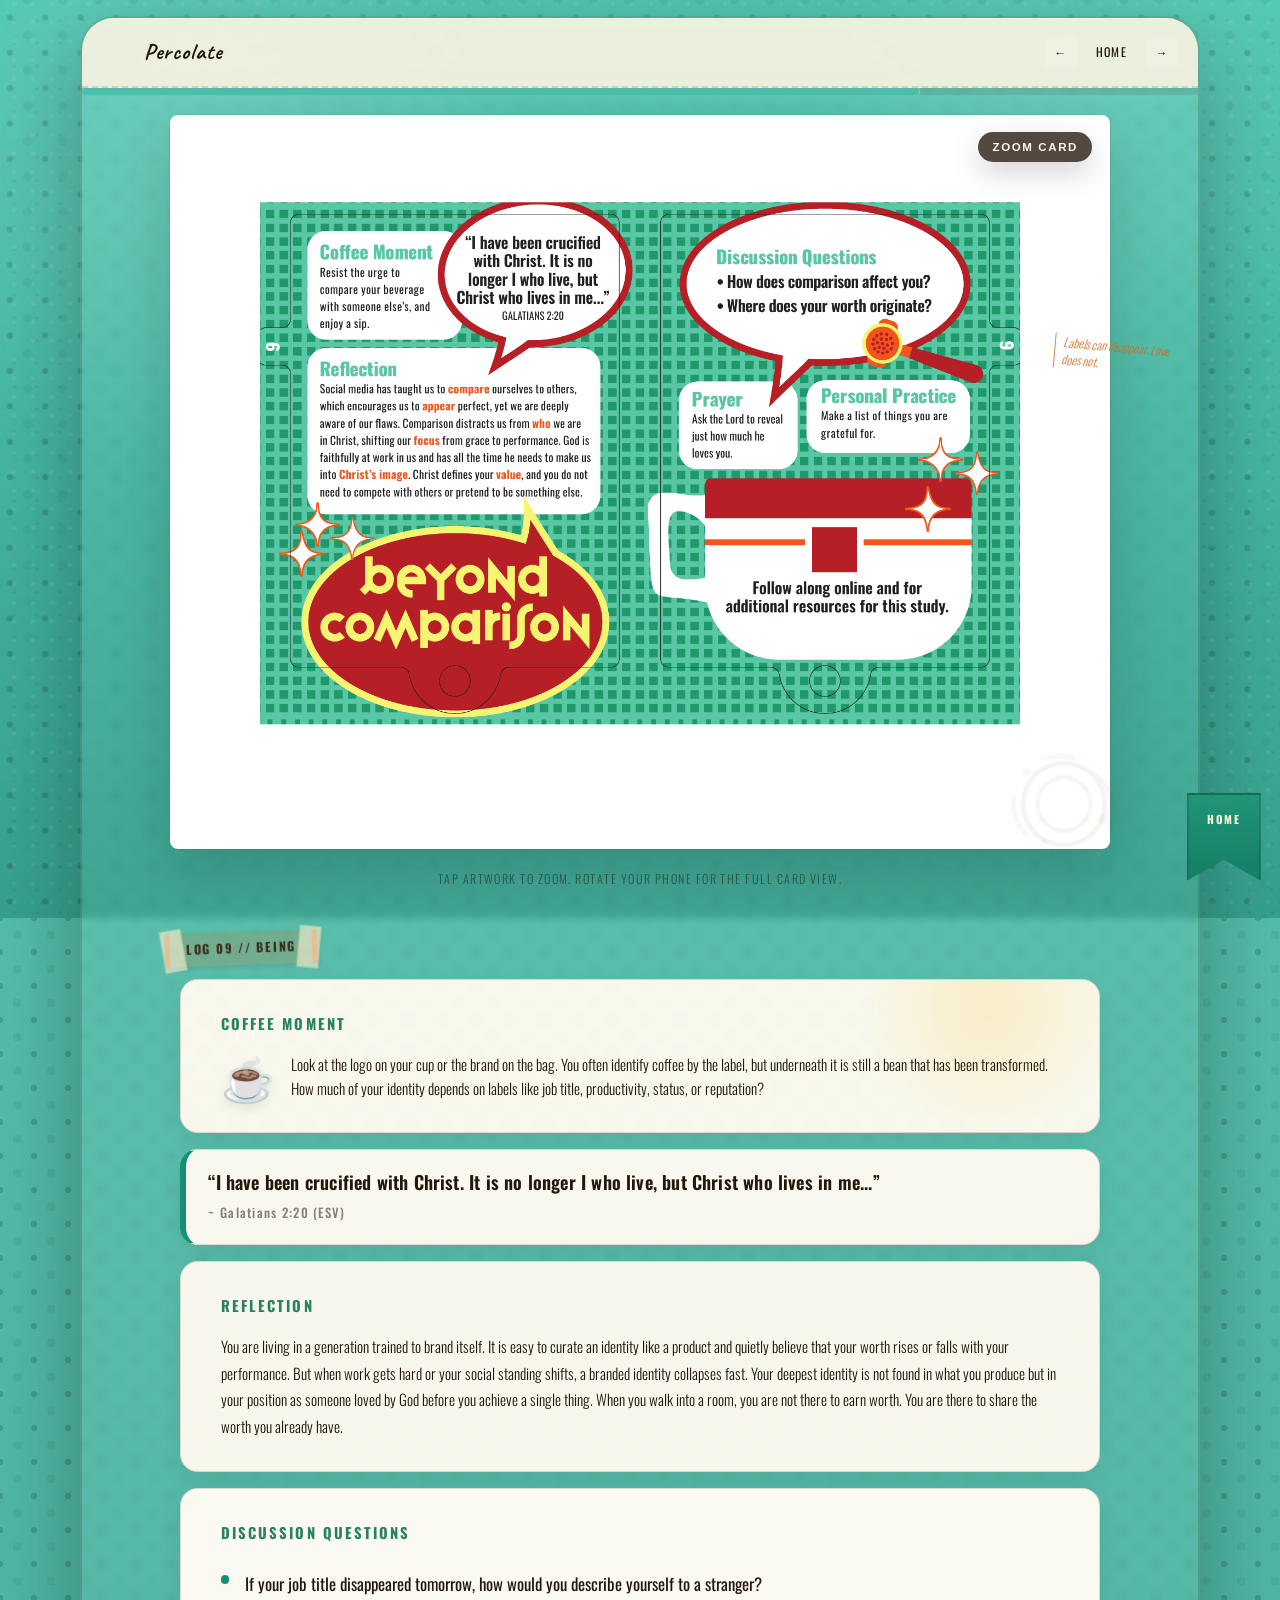
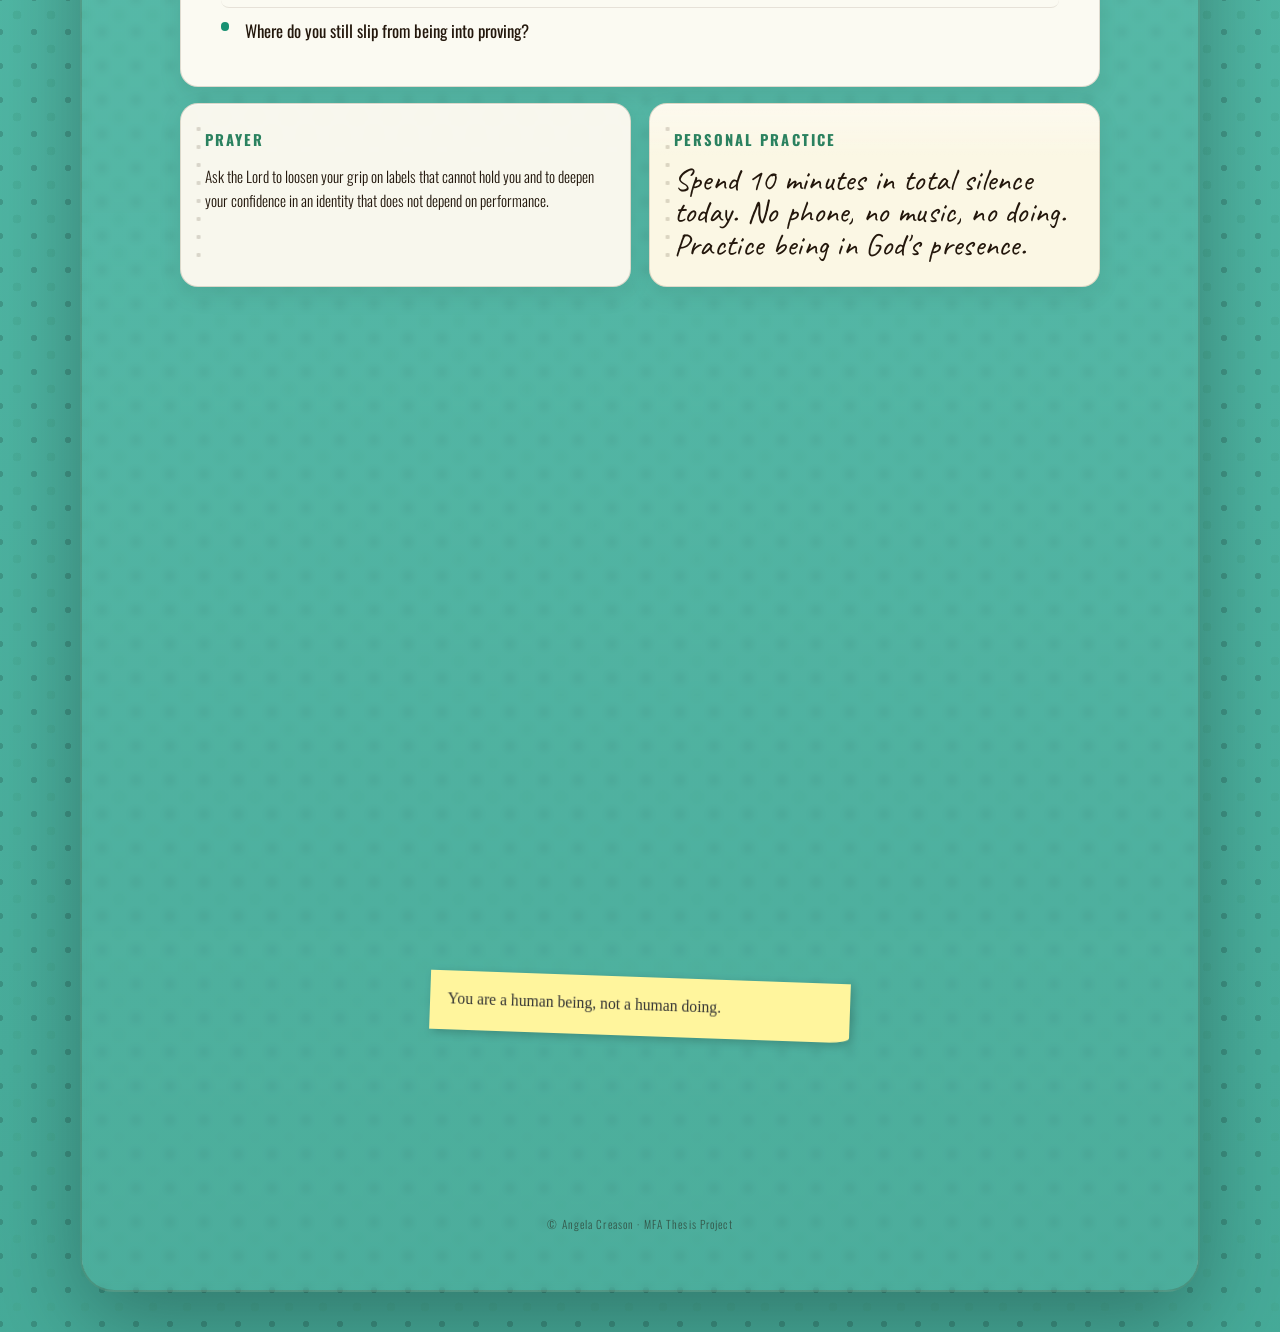
<file: week9.html>
<!DOCTYPE html>
<html lang="en">
<head>
  <meta charset="UTF-8">
  <meta name="viewport" content="width=device-width, initial-scale=1.0">
  <meta name="description" content="Week 9: Beyond Comparison — Returning to identity, worth, and freedom from the pressure to measure your life against others.">
  <title>Week 9: Identity Beyond Comparison — Percolate Bible Study</title>
  <meta property="og:title" content="Week 9: Beyond Comparison — Percolate">
  <meta property="og:description" content="Week 9 of the Percolate Bible Study: Beyond Comparison">
  <meta property="og:type" content="website">
  <meta name="theme-color" content="#4dc0ab">
  <link rel="preconnect" href="https://fonts.googleapis.com">
  <link rel="preconnect" href="https://fonts.gstatic.com" crossorigin>
  <link href="https://fonts.googleapis.com/css2?family=Caveat:wght@400..700&family=Oswald:wght@200..700&display=swap" rel="stylesheet">
  <link rel="icon" href="favicon.svg" type="image/svg+xml">
  <link rel="stylesheet" href="style.css">
</head>
<body class="session-page" style="--week-bg:#4dc0ab; --week-accent:#179072;">

<div class="page-bg" role="presentation"></div>

<div class="content-wrap">

  <nav class="top-nav" aria-label="Page navigation">
    <a href="index.html" class="nav-brand">Percolate</a>
    <div class="nav-links">
      <a href="week8.html" class="nav-arrow" aria-label="Previous week">&larr;</a>
      <a href="index.html">Home</a>
      <a href="week10.html" class="nav-arrow" aria-label="Next week">&rarr;</a>
    </div>
  </nav>

  <!-- Progress -->
  <div class="session-progress" aria-label="Study progress">
    <div class="progress-bar" style="width:75%; background:#4dc0ab;"></div>
  </div>

  <p class="session-tag">Log 09 // Being</p>
  <p class="margin-note">Labels can disappear. Love does not.</p>

  <header class="session-hero">
    <div class="week-badge" style="background:#179072;">Week 9 of 12</div>
    <p class="week-label">Week 9</p>
    <h1 class="session-title">Beyond<br>Comparison</h1>
  </header>

  <section class="section-card" aria-label="Coffee Moment">
    <h2>Coffee Moment</h2>
    <div class="coffee-moment">
      <span class="coffee-icon" aria-hidden="true">&#9749;</span>
      <p>Look at the logo on your cup or the brand on the bag. You often identify coffee by the label, but underneath it is still a bean that has been transformed. How much of your identity depends on labels like job title, productivity, status, or reputation?</p>
    </div>
  </section>

  <div class="key-verse-wrap">
    <div class="key-verse" role="figure" aria-label="Key verse">
      <blockquote>&ldquo;I have been crucified with Christ. It is no longer I who live, but Christ who lives in me...&rdquo;</blockquote>
      <cite>~ Galatians 2:20 (ESV)</cite>
    </div>
  </div>

  <section class="section-card" aria-label="Reflection">
    <h2>Reflection</h2>
    <p class="reflection-text">You are living in a generation trained to brand itself. It is easy to curate an identity like a product and quietly believe that your worth rises or falls with your performance. But when work gets hard or your social standing shifts, a branded identity collapses fast. Your deepest identity is not found in what you produce but in your position as someone loved by God before you achieve a single thing. When you walk into a room, you are not there to earn worth. You are there to share the worth you already have.</p>
  </section>

  <section class="section-card" aria-label="Discussion Questions">
    <h2>Discussion Questions</h2>
    <ul class="discussion-list">
      <li>If your job title disappeared tomorrow, how would you describe yourself to a stranger?</li>
      <li>Where do you still slip from being into proving?</li>
    </ul>
  </section>

  <div class="dual-section">
    <section class="dual-card" aria-label="Prayer">
      <h2>Prayer</h2>
      <p>Ask the Lord to loosen your grip on labels that cannot hold you and to deepen your confidence in an identity that does not depend on performance.</p>
    </section>
    <section class="dual-card" aria-label="Personal Practice">
      <h2>Personal Practice</h2>
      <p>Spend 10 minutes in total silence today. No phone, no music, no doing. Practice being in God's presence.</p>
    </section>
  </div>

  <section class="section-card" aria-label="Additional Reading">
    <h2>Additional Reading</h2>
    <div class="reading-links">
      <button class="reading-link" data-ref="1 John 3:1">1 John 3:1</button>
      <button class="reading-link" data-ref="Philippians 1:6">Philippians 1:6</button>
      <button class="reading-link" data-ref="2 Corinthians 5:14-21">2 Corinthians 5:14-21</button>
      <button class="reading-link" data-ref="1 Corinthians 13">1 Corinthians 13</button>
      <button class="reading-link" data-ref="Romans 8">Romans 8</button>
      <button class="reading-link" data-ref="Ephesians 6:10-18">Ephesians 6:10-18</button>
      <button class="reading-link" data-ref="Colossians 3:1-17">Colossians 3:1-17</button>
    </div>
  </section>

  <!-- Completion -->
  <div class="completion-card">
    <p class="completion-label">Brew complete</p>
    <p class="completion-title">You are not behind.</p>
    <p class="completion-body">Comparison steals the joy of your own story. Today you practiced seeing yourself — and your community — without measuring.</p>
    <a href="week10.html" class="preview-link">Continue to Week 10</a>
  </div>

  <div class="esv-copyright">
    <p>Scripture quotations are from the ESV&reg; Bible (The Holy Bible, English Standard Version&reg;), &copy; 2001 by Crossway, a publishing ministry of Good News Publishers. ESV Text Edition: 2025. The ESV text may not be quoted in any publication made available to the public by a Creative Commons license. The ESV may not be translated in whole or in part into any other language. Used by permission. All rights reserved.</p>
  </div>

  <aside class="post-it">You are a human being, not a human doing.</aside>


  <!-- Next Week -->
  <div class="next-week-cta">
    <a href="week10.html" class="next-week-link" style="border-color:#a7d053;">
      <span class="next-week-label">Next week</span>
      <span class="next-week-title">Practicing Presence</span>
    </a>
  </div>
  <footer class="site-footer">&copy; Angela Creason &middot; MFA Thesis Project</footer>

</div>
<script src="script.js"></script>
</body>
</html>
</file>
<file: style.css>
/* ============================================
   PERCOLATE BIBLE STUDY — Master Stylesheet
   Mobile-first, responsive design
   Font: Oswald (Google Fonts)
   ============================================ */

/* --- Reset & Base --- */
*, *::before, *::after {
  box-sizing: border-box;
  margin: 0;
  padding: 0;
}

html {
  font-size: 16px;
  scroll-behavior: smooth;
  -webkit-text-size-adjust: 100%;
}

/* View Transitions API — smooth cross-page fade (Chrome/Edge 111+) */
@view-transition {
  navigation: auto;
}

::view-transition-old(root),
::view-transition-new(root) {
  animation-duration: 0.25s;
  animation-timing-function: ease-in-out;
}

body {
  font-family: 'Oswald', sans-serif;
  font-weight: 300;
  line-height: 1.6;
  color: #fff;
  min-height: 100vh;
  background-color: #111;
  -webkit-font-smoothing: antialiased;
  --active-week-color: #4dc0ab;
}

img {
  max-width: 100%;
  height: auto;
  display: block;
}

a {
  color: inherit;
  text-decoration: none;
}

ul {
  list-style: none;
}

/* --- Fixed Background Layer --- */
.page-bg {
  position: fixed;
  top: 0;
  left: 0;
  width: 100%;
  height: 100%;
  z-index: -1;
  background-size: cover;
  background-position: center;
  background-repeat: no-repeat;
  transition: filter 0.35s ease, transform 0.5s ease;
}

/* --- Content Wrapper (scrolls over bg) --- */
.content-wrap {
  position: relative;
  z-index: 1;
  min-height: 100vh;
}

/* --- Navigation --- */
.top-nav {
  display: flex;
  align-items: center;
  justify-content: space-between;
  padding: 1rem 1.25rem;
  background: rgba(0,0,0,0.35);
  backdrop-filter: blur(6px);
  -webkit-backdrop-filter: blur(6px);
  position: sticky;
  top: 0;
  z-index: 100;
}

.top-nav .nav-brand {
  font-family: 'Caveat', cursive;
  font-weight: 700;
  font-size: 1.4rem;
  letter-spacing: 0.04em;
}

.top-nav .nav-links {
  display: flex;
  gap: 0.5rem;
  align-items: center;
}

.top-nav .nav-links a {
  font-size: 0.75rem;
  font-weight: 400;
  letter-spacing: 0.1em;
  text-transform: uppercase;
  padding: 0.35rem 0.7rem;
  border-radius: 4px;
  transition: background 0.2s;
}

.top-nav .nav-links a:hover {
  background: rgba(255,255,255,0.15);
}

.nav-arrow {
  display: inline-flex;
  align-items: center;
  justify-content: center;
  width: 32px;
  height: 32px;
  border-radius: 50%;
  background: rgba(255,255,255,0.12);
  font-size: 1rem;
  transition: background 0.2s;
}

.nav-arrow:hover {
  background: rgba(255,255,255,0.25);
}

/* ============================================
   HOME PAGE
   ============================================ */

.home-hero {
  max-width: 1220px;
  margin: 0 auto;
  padding: 1.25rem 1.25rem 0.75rem;
}

/* Staggered hero entrance */
.home-page .hero-badge,
.home-page .eyebrow,
.home-page .logo-title,
.home-page .subtitle,
.home-page .tagline,
.home-page .hero-summary,
.home-page .hero-actions,
.home-page .hero-sidekick {
  opacity: 0;
  transform: translateY(16px);
  animation: heroEntrance 0.6s ease forwards;
}
.home-page .hero-badge     { animation-delay: 0s; }
.home-page .eyebrow        { animation-delay: 0.08s; }
.home-page .logo-title     { animation-delay: 0.16s; }
.home-page .subtitle       { animation-delay: 0.24s; }
.home-page .tagline         { animation-delay: 0.32s; }
.home-page .hero-summary   { animation-delay: 0.4s; }
.home-page .hero-actions   { animation-delay: 0.48s; }
.home-page .hero-sidekick  { animation-delay: 0.56s; }

@keyframes heroEntrance {
  to { opacity: 1; transform: translateY(0); }
}

.home-page .content-wrap {
  padding-bottom: 4rem;
}

.home-page .page-bg {
  background:
    radial-gradient(circle at 16% 12%, rgba(255,255,255,0.08), transparent 20%),
    radial-gradient(circle at 82% 18%, color-mix(in srgb, var(--active-week-color) 38%, #ffffff 5%), transparent 24%),
    radial-gradient(circle at 70% 70%, rgba(0,0,0,0.28), transparent 30%),
    linear-gradient(180deg, #4c3993 0%, #5a43a2 55%, #4b388f 100%);
  filter: saturate(1.05);
}

.hero-badge,
.eyebrow,
.subtitle,
.tagline,
.hero-link,
.week-num,
.card-meta,
.board-kicker,
.preview-label,
.preview-week,
.thread-label,
.rhythm-kicker,
.hero-button {
  letter-spacing: 0.12em;
  text-transform: uppercase;
}

.hero-badge {
  display: inline-flex;
  align-items: center;
  padding: 0.6rem 0.9rem;
  border: 1px solid rgba(255,255,255,0.18);
  border-radius: 999px;
  background: rgba(255,255,255,0.08);
  font-size: 0.72rem;
  opacity: 0.92;
}

.hero-layout {
  display: grid;
  gap: 1rem;
  margin-top: 1rem;
}

.hero-copy,
.hero-sidekick,
.preview-panel,
.rhythm-card {
  backdrop-filter: blur(18px);
  -webkit-backdrop-filter: blur(18px);
}

.hero-copy {
  padding: 1.25rem 0 0.5rem;
}

.eyebrow {
  font-size: 0.76rem;
  opacity: 0.78;
  margin-bottom: 0.85rem;
}

.home-hero .logo-title {
  font-family: 'Caveat', cursive;
  font-weight: 700;
  font-size: clamp(4.5rem, 15vw, 10rem);
  letter-spacing: 0.04em;
  text-transform: none;
  line-height: 0.85;
  margin-bottom: 0.4rem;
  text-wrap: balance;
}

.home-hero .subtitle {
  font-weight: 300;
  font-size: 1rem;
  opacity: 0.9;
  margin-bottom: 0.85rem;
}

.home-hero .tagline {
  font-weight: 400;
  font-size: 0.86rem;
  opacity: 0.74;
}

.home-hero .tagline span {
  margin: 0 0.45rem;
  opacity: 0.45;
}

.hero-summary {
  max-width: 43rem;
  margin-top: 1.25rem;
  font-size: 1.08rem;
  line-height: 1.75;
  color: rgba(255,255,255,0.88);
}

.hero-actions {
  display: flex;
  flex-wrap: wrap;
  align-items: center;
  gap: 0.85rem;
  margin-top: 1.5rem;
}

.hero-button {
  display: inline-flex;
  align-items: center;
  justify-content: center;
  min-height: 48px;
  padding: 0.8rem 1.15rem;
  border-radius: 999px;
  border: 1px solid rgba(255,255,255,0.18);
  font-weight: 500;
  font-size: 0.78rem;
  transition: transform 0.22s ease, background-color 0.22s ease, border-color 0.22s ease;
}

.hero-button:hover,
.hero-button:focus-visible {
  transform: translateY(-2px);
}

.hero-button--solid {
  background: var(--active-week-color);
  color: #1a1233;
  border-color: transparent;
}

.hero-button--ghost {
  background: rgba(255,255,255,0.08);
}

.hero-link {
  font-size: 0.78rem;
  opacity: 0.88;
}

.hero-sidekick {
  align-self: end;
  padding: 1.15rem;
  border: 1px solid rgba(255,255,255,0.14);
  border-radius: 26px;
  background: linear-gradient(180deg, rgba(255,255,255,0.1), rgba(255,255,255,0.04));
  box-shadow: 0 22px 60px rgba(15, 10, 38, 0.28);
}

.sidekick-label {
  font-size: 0.74rem;
  letter-spacing: 0.12em;
  text-transform: uppercase;
  opacity: 0.7;
}

.sidekick-copy {
  margin-top: 0.8rem;
  font-size: 0.96rem;
  line-height: 1.72;
  color: rgba(255,255,255,0.86);
}

.sidekick-stats {
  display: grid;
  grid-template-columns: repeat(3, minmax(0, 1fr));
  gap: 0.75rem;
  margin-top: 1.15rem;
}

.stat-value,
.stat-label {
  display: block;
}

.stat-value {
  font-size: 1.65rem;
  font-weight: 700;
  line-height: 1;
}

.stat-label {
  margin-top: 0.25rem;
  font-size: 0.72rem;
  letter-spacing: 0.12em;
  text-transform: uppercase;
  opacity: 0.65;
}

.home-board {
  max-width: 1220px;
  margin: 0 auto;
  padding: 1.5rem 1.25rem 0;
}

.board-heading {
  display: grid;
  gap: 0.8rem;
  align-items: end;
}

.board-kicker,
.rhythm-kicker {
  font-size: 0.72rem;
  opacity: 0.72;
}

.board-heading h2 {
  font-size: clamp(2rem, 5vw, 3.2rem);
  line-height: 0.98;
  max-width: 16ch;
}

.board-intro {
  max-width: 36rem;
  font-size: 1rem;
  line-height: 1.7;
  color: rgba(255,255,255,0.84);
}

.board-layout {
  display: grid;
  gap: 1rem;
  margin-top: 1.5rem;
}

.preview-panel {
  position: relative;
  padding: 1.35rem;
  border: 1px solid rgba(255,255,255,0.14);
  border-radius: 30px;
  background:
    linear-gradient(180deg, color-mix(in srgb, var(--active-week-color) 26%, rgba(255,255,255,0.08)) 0%, rgba(35,22,74,0.78) 100%);
  box-shadow: 0 26px 70px rgba(18, 10, 44, 0.3);
  overflow: hidden;
}

.preview-panel::after {
  content: "";
  position: absolute;
  inset: auto -4rem -4rem auto;
  width: 12rem;
  height: 12rem;
  border-radius: 50%;
  background: radial-gradient(circle, rgba(255,255,255,0.24), transparent 68%);
  pointer-events: none;
}

.preview-label {
  font-size: 0.72rem;
  opacity: 0.72;
}

.preview-week {
  margin-top: 0.75rem;
  font-size: 0.78rem;
  opacity: 0.78;
}

.preview-panel h3 {
  margin-top: 0.18rem;
  font-size: clamp(2rem, 6vw, 3.2rem);
  line-height: 0.95;
  text-transform: uppercase;
}

.preview-summary {
  margin-top: 0.9rem;
  font-size: 1rem;
  line-height: 1.74;
  color: rgba(255,255,255,0.92);
}

.preview-thread {
  margin-top: 1rem;
  padding-top: 1rem;
  border-top: 1px solid rgba(255,255,255,0.14);
}

.thread-label {
  display: block;
  font-size: 0.7rem;
  opacity: 0.62;
}

.preview-thread p {
  margin-top: 0.45rem;
  font-size: 0.95rem;
  line-height: 1.72;
  color: rgba(255,255,255,0.86);
}

.preview-link {
  display: inline-flex;
  align-items: center;
  justify-content: center;
  min-height: 46px;
  margin-top: 1.2rem;
  padding: 0.75rem 1rem;
  border-radius: 999px;
  background: rgba(255,255,255,0.11);
  border: 1px solid rgba(255,255,255,0.15);
  font-size: 0.78rem;
  letter-spacing: 0.12em;
  text-transform: uppercase;
  transition: transform 0.22s ease, background-color 0.22s ease;
}

.preview-link:hover,
.preview-link:focus-visible {
  transform: translateY(-2px);
  background: rgba(255,255,255,0.18);
}

.session-grid {
  display: grid;
  grid-template-columns: 1fr;
  gap: 0.95rem;
}

.session-card {
  position: relative;
  display: flex;
  min-height: 184px;
  overflow: hidden;
  border-radius: 24px;
  color: #fff;
  isolation: isolate;
  box-shadow: 0 18px 38px rgba(12, 8, 30, 0.18);
  transition: transform 0.24s ease, box-shadow 0.24s ease, filter 0.24s ease;
}

.session-card::before {
  content: "";
  position: absolute;
  inset: 0;
  background:
    linear-gradient(180deg, rgba(255,255,255,0.06), transparent 42%),
    linear-gradient(160deg, color-mix(in srgb, var(--week-color) 90%, #ffffff 4%) 0%, color-mix(in srgb, var(--week-color) 76%, #12081b 24%) 100%);
  z-index: -2;
}

.session-card::after {
  content: "";
  position: absolute;
  inset: auto -1.75rem -2.8rem auto;
  width: 8rem;
  height: 8rem;
  border-radius: 50%;
  background: radial-gradient(circle, rgba(255,255,255,0.24), transparent 70%);
  opacity: 0.32;
  transition: transform 0.24s ease, opacity 0.24s ease;
  z-index: -1;
}

.session-card:hover,
.session-card:focus-visible,
.session-card.is-active {
  transform: translateY(-6px);
  box-shadow: 0 24px 56px color-mix(in srgb, var(--week-color) 24%, rgba(12,8,30,0.4));
  filter: saturate(1.06);
}

.session-card:hover::after,
.session-card:focus-visible::after,
.session-card.is-active::after {
  transform: scale(1.08);
  opacity: 0.48;
}

.session-card .card-inner {
  display: flex;
  flex-direction: column;
  justify-content: space-between;
  gap: 2rem;
  width: 100%;
  padding: 1.1rem;
}

.session-card .week-num {
  font-weight: 700;
  font-size: 0.72rem;
  opacity: 0.82;
}

.session-card .card-title {
  font-weight: 700;
  font-size: 1.58rem;
  line-height: 0.98;
  text-transform: uppercase;
  text-wrap: balance;
}

.card-meta {
  font-size: 0.74rem;
  opacity: 0.76;
}

.home-rhythm {
  max-width: 1220px;
  margin: 0 auto;
  padding: 1.5rem 1.25rem 0;
  display: grid;
  gap: 1rem;
}

.table-checkin,
.thesis-foundation {
  max-width: 1220px;
  margin: 0 auto;
  padding: 1.5rem 1.25rem 0;
}

.table-checkin {
  display: grid;
  gap: 1rem;
}

.checkin-copy h2,
.foundation-card h3 {
  line-height: 0.98;
  text-transform: uppercase;
}

.checkin-copy h2 {
  margin-top: 0.5rem;
  font-size: clamp(2rem, 5vw, 3rem);
  max-width: 14ch;
}

.checkin-copy p:last-child {
  max-width: 44rem;
  margin-top: 0.9rem;
  font-size: 1rem;
  line-height: 1.72;
  color: rgba(255,255,255,0.84);
}

.checkin-panel,
.foundation-card {
  border: 1px solid rgba(255,255,255,0.14);
  border-radius: 28px;
  background: rgba(255,255,255,0.08);
  backdrop-filter: blur(18px);
  -webkit-backdrop-filter: blur(18px);
}

.checkin-panel {
  display: grid;
  gap: 1rem;
  padding: 1.15rem;
}

.checkin-question {
  padding: 1rem;
  border-radius: 20px;
  background: rgba(16, 10, 39, 0.28);
}

.checkin-label {
  font-size: 0.82rem;
  letter-spacing: 0.12em;
  text-transform: uppercase;
  opacity: 0.76;
}

.checkin-options {
  display: flex;
  flex-wrap: wrap;
  gap: 0.65rem;
  margin-top: 0.9rem;
}

.checkin-option {
  min-height: 44px;
  padding: 0.7rem 0.95rem;
  border: 1px solid rgba(255,255,255,0.16);
  border-radius: 999px;
  background: rgba(255,255,255,0.06);
  color: #fff;
  font: inherit;
  letter-spacing: 0.08em;
  text-transform: uppercase;
  cursor: pointer;
  transition: transform 0.22s ease, border-color 0.22s ease, background-color 0.22s ease;
}

.checkin-option:hover,
.checkin-option:focus-visible,
.checkin-option.is-selected {
  transform: translateY(-1px);
  border-color: color-mix(in srgb, var(--active-week-color) 65%, #ffffff 15%);
  background: color-mix(in srgb, var(--active-week-color) 38%, rgba(255,255,255,0.08));
}

.checkin-option.is-selected {
  animation: optionPop 0.3s ease;
}

@keyframes optionPop {
  0% { transform: scale(1); }
  40% { transform: scale(1.06) translateY(-1px); }
  100% { transform: scale(1) translateY(-1px); }
}

.checkin-result {
  position: relative;
  overflow: hidden;
  padding: 1.2rem;
  border-radius: 24px;
  background:
    linear-gradient(180deg, color-mix(in srgb, var(--active-week-color) 22%, rgba(255,255,255,0.08)) 0%, rgba(24,15,58,0.88) 100%);
  transition: background 0.4s ease, opacity 0.2s ease, transform 0.25s ease;
}

.checkin-result-week,
.checkin-result h3,
.checkin-result-body {
  transition: opacity 0.25s ease;
}

.checkin-result::after {
  content: "";
  position: absolute;
  top: -2.5rem;
  right: -2rem;
  width: 10rem;
  height: 10rem;
  border-radius: 50%;
  background: radial-gradient(circle, rgba(255,255,255,0.24), transparent 70%);
  pointer-events: none;
}

.checkin-result-kicker,
.checkin-result-week {
  letter-spacing: 0.12em;
  text-transform: uppercase;
}

.checkin-result-kicker {
  font-size: 0.72rem;
  opacity: 0.72;
}

.checkin-result-week {
  margin-top: 0.75rem;
  font-size: 0.78rem;
  opacity: 0.8;
}

.checkin-result h3 {
  margin-top: 0.2rem;
  font-size: clamp(1.8rem, 4vw, 2.5rem);
  line-height: 0.95;
  text-transform: uppercase;
}

.checkin-result-body,
.invite-preview,
.foundation-card p:last-child {
  font-size: 0.98rem;
  line-height: 1.72;
  color: rgba(255,255,255,0.86);
}

.checkin-result-body {
  margin-top: 0.9rem;
}

.checkin-result-actions {
  display: flex;
  flex-wrap: wrap;
  gap: 0.75rem;
  margin-top: 1rem;
}

.invite-preview {
  margin-top: 0.95rem;
  padding-top: 0.95rem;
  border-top: 1px solid rgba(255,255,255,0.14);
}

.foundation-grid {
  display: grid;
  gap: 1rem;
  margin-top: 1.4rem;
}

.foundation-card {
  padding: 1.2rem;
}

.foundation-card h3 {
  margin-top: 0.55rem;
  font-size: 1.5rem;
}

.foundation-card p:last-child {
  margin-top: 0.8rem;
}

.rhythm-card {
  padding: 1.35rem;
  border-radius: 26px;
  border: 1px solid rgba(255,255,255,0.12);
  background: rgba(255,255,255,0.08);
  box-shadow: inset 0 1px 0 rgba(255,255,255,0.06);
}

.rhythm-card h2 {
  margin-top: 0.55rem;
  font-size: 1.45rem;
  line-height: 1.06;
  text-transform: uppercase;
}

.rhythm-card p:last-child {
  margin-top: 0.85rem;
  font-size: 0.98rem;
  line-height: 1.72;
  color: rgba(255,255,255,0.84);
}

.home-page .site-footer {
  max-width: 1220px;
  margin: 0 auto;
  padding-top: 2.25rem;
  opacity: 0.58;
}

.home-hero,
.home-board,
.home-rhythm,
.home-page .site-footer {
  opacity: 0;
  transform: translateY(24px);
  animation: homeRise 0.7s ease forwards;
}

.home-board {
  animation-delay: 0.08s;
}

.home-rhythm {
  animation-delay: 0.16s;
}

.home-page .site-footer {
  animation-delay: 0.24s;
}

@keyframes homeRise {
  to {
    opacity: 1;
    transform: translateY(0);
  }
}

/* ============================================
   SESSION PAGES
   ============================================ */

/* Session page nav accent */
.session-page .top-nav {
  border-bottom: 2px solid var(--week-accent, rgba(255,255,255,0.1));
}

/* Session page background — rich radial gradient depth */
.session-page .page-bg {
  background:
    radial-gradient(circle at 20% 15%, rgba(255,255,255,0.1), transparent 25%),
    radial-gradient(circle at 80% 20%, color-mix(in srgb, var(--week-bg) 50%, #ffffff 8%), transparent 28%),
    radial-gradient(circle at 65% 75%, rgba(0,0,0,0.22), transparent 30%),
    radial-gradient(circle at 30% 85%, color-mix(in srgb, var(--week-bg) 40%, #000000 15%), transparent 35%),
    var(--week-bg);
  filter: saturate(1.08);
}

/* Session page shared inline styles (moved from per-page <style>) */
.session-progress {
  height: 3px;
  background: rgba(0,0,0,0.2);
  position: relative;
  overflow: hidden;
}

.progress-bar {
  height: 100%;
  border-radius: 0 2px 2px 0;
  transform-origin: left;
  animation: progressFill 0.8s ease-out forwards;
}

@keyframes progressFill {
  from { transform: scaleX(0); }
  to { transform: scaleX(1); }
}

.week-badge {
  display: inline-block;
  padding: 0.4rem 1rem;
  border-radius: 50px;
  font-size: 0.7rem;
  font-weight: 500;
  letter-spacing: 0.15em;
  text-transform: uppercase;
  margin-bottom: 0.75rem;
  opacity: 0.9;
}

/* Key verse & reading link accent from custom property */
.session-page .key-verse {
  border-left-color: var(--week-accent);
}

.session-page .reading-link:hover {
  border-color: var(--week-accent);
}

/* Scroll-triggered reveal animation */
.session-page .section-card,
.session-page .key-verse-wrap,
.session-page .dual-section,
.session-page .next-week-cta,
.session-page .esv-copyright {
  opacity: 0;
  transform: translateY(28px);
  transition: opacity 0.55s ease, transform 0.55s ease;
}

/* Key verse slides in from right like a spoken message */
.session-page .key-verse-wrap {
  transform: translateX(32px) translateY(0);
  transition: opacity 0.6s ease, transform 0.6s cubic-bezier(0.22, 1, 0.36, 1);
}

.session-page .section-card.is-visible,
.session-page .key-verse-wrap.is-visible,
.session-page .dual-section.is-visible,
.session-page .next-week-cta.is-visible,
.session-page .esv-copyright.is-visible {
  opacity: 1;
  transform: translateY(0);
}

.session-page .key-verse-wrap.is-visible {
  transform: translateX(0) translateY(0);
}

/* Hero still uses initial animation (above fold) */
.session-page .session-hero {
  opacity: 0;
  transform: translateY(20px);
  animation: sectionRise 0.6s ease forwards;
}

@keyframes sectionRise {
  to {
    opacity: 1;
    transform: translateY(0);
  }
}

/* Next Week CTA */
.next-week-cta {
  max-width: 720px;
  margin: 1.5rem auto 0;
  padding: 0 1rem;
}

.next-week-link {
  display: block;
  padding: 1.25rem 1.5rem;
  border: 1px solid rgba(255,255,255,0.2);
  border-radius: 16px;
  background: rgba(0,0,0,0.25);
  backdrop-filter: blur(8px);
  -webkit-backdrop-filter: blur(8px);
  text-align: center;
  transition: transform 0.2s, background 0.2s, border-color 0.2s;
}

.next-week-link:hover {
  transform: translateY(-4px);
  background: rgba(0,0,0,0.4);
  border-color: rgba(255,255,255,0.4);
  box-shadow: 0 12px 36px rgba(0,0,0,0.25);
}

.next-week-label {
  display: block;
  font-size: 0.7rem;
  font-weight: 400;
  letter-spacing: 0.2em;
  text-transform: uppercase;
  opacity: 0.6;
  margin-bottom: 0.3rem;
}

.next-week-title {
  display: block;
  font-size: 1.2rem;
  font-weight: 600;
  letter-spacing: 0.06em;
  text-transform: uppercase;
}

.next-week-link::after {
  content: '\2192';
  display: block;
  margin-top: 0.4rem;
  font-size: 1.1rem;
  opacity: 0.5;
  animation: arrowNudge 2s ease-in-out infinite;
}

@keyframes arrowNudge {
  0%, 100% { transform: translateX(0); opacity: 0.5; }
  50% { transform: translateX(6px); opacity: 0.8; }
}

/* Session Hero */
.session-hero {
  padding: 4rem 1.5rem 2.5rem;
  text-align: center;
  position: relative;
}

.session-hero::after {
  content: '';
  position: absolute;
  bottom: 0;
  left: 50%;
  transform: translateX(-50%);
  width: 60px;
  height: 3px;
  border-radius: 2px;
  background: rgba(255,255,255,0.25);
}

.session-hero .week-label {
  font-weight: 400;
  font-size: 0.8rem;
  letter-spacing: 0.25em;
  text-transform: uppercase;
  opacity: 0.75;
  margin-bottom: 0.5rem;
}

.session-hero .session-title {
  font-family: 'Caveat', cursive;
  font-weight: 700;
  font-size: clamp(3.2rem, 12vw, 6rem);
  line-height: 0.95;
  letter-spacing: 0.02em;
  text-transform: none;
  text-shadow: 0 4px 24px rgba(0,0,0,0.18);
}

/* Card-style sections */
.section-card {
  background: linear-gradient(180deg, rgba(0,0,0,0.35) 0%, rgba(0,0,0,0.45) 100%);
  backdrop-filter: blur(12px);
  -webkit-backdrop-filter: blur(12px);
  border: 1px solid rgba(255,255,255,0.08);
  border-radius: 20px;
  padding: 1.75rem 1.5rem;
  margin: 0 1rem 1rem;
  max-width: 720px;
  margin-left: auto;
  margin-right: auto;
  margin-bottom: 1rem;
  box-shadow: 0 12px 40px rgba(0,0,0,0.12);
  transition: opacity 0.55s ease, transform 0.55s ease, border-color 0.3s ease;
}

.section-card:hover {
  border-color: rgba(255,255,255,0.14);
}

.section-card h2 {
  font-weight: 600;
  font-size: 0.8rem;
  letter-spacing: 0.2em;
  text-transform: uppercase;
  margin-bottom: 1rem;
  opacity: 0.7;
}

/* Coffee Moment — warm treatment matching Angela's PDF */
.section-card[aria-label="Coffee Moment"] {
  background: linear-gradient(180deg, rgba(255,245,230,0.08) 0%, rgba(0,0,0,0.35) 100%);
  border-color: rgba(255,235,200,0.1);
}

.coffee-moment {
  display: flex;
  align-items: flex-start;
  gap: 1rem;
}

.coffee-icon {
  position: relative;
  font-size: 2rem;
  flex-shrink: 0;
  line-height: 1;
  animation: steamPulse 3s ease-in-out infinite;
}

.coffee-icon::before,
.coffee-icon::after {
  content: '';
  position: absolute;
  top: -0.6em;
  width: 3px;
  height: 12px;
  border-radius: 3px;
  background: rgba(255,255,255,0.35);
  animation: steamRise 2.4s ease-in-out infinite;
}

.coffee-icon::before {
  left: 0.35em;
  animation-delay: 0s;
}

.coffee-icon::after {
  left: 0.7em;
  animation-delay: 0.8s;
}

@keyframes steamPulse {
  0%, 100% { opacity: 0.85; transform: translateY(0); }
  50% { opacity: 1; transform: translateY(-2px); }
}

@keyframes steamRise {
  0% {
    opacity: 0;
    transform: translateY(0) scaleY(0.6);
  }
  30% {
    opacity: 0.5;
  }
  70% {
    opacity: 0.25;
    transform: translateY(-10px) scaleX(1.4) scaleY(1);
  }
  100% {
    opacity: 0;
    transform: translateY(-18px) scaleX(1.8) scaleY(0.5);
  }
}

.coffee-moment p {
  font-weight: 300;
  font-size: 0.95rem;
  line-height: 1.6;
}

/* Key Verse — speech bubble */
.key-verse-wrap {
  display: flex;
  justify-content: flex-end;
  margin: 0 1rem 1.5rem;
  max-width: 720px;
  margin-left: auto;
  margin-right: auto;
  padding-right: 0.5rem;
}

.key-verse {
  background: linear-gradient(145deg, rgba(255,255,255,0.18) 0%, rgba(255,255,255,0.06) 100%);
  border: 1px solid rgba(255,255,255,0.15);
  border-radius: 24px 24px 24px 4px;
  padding: 1.5rem 1.75rem;
  position: relative;
  max-width: 85%;
  text-align: left;
  box-shadow:
    0 8px 32px rgba(0,0,0,0.15),
    inset 0 1px 0 rgba(255,255,255,0.12);
  transition: transform 0.3s ease, box-shadow 0.3s ease;
}

.key-verse:hover {
  transform: translateY(-2px);
  box-shadow:
    0 14px 40px rgba(0,0,0,0.2),
    inset 0 1px 0 rgba(255,255,255,0.12);
}

.key-verse::after {
  content: '';
  position: absolute;
  bottom: -14px;
  left: 1.5rem;
  width: 0;
  height: 0;
  border-left: 16px solid transparent;
  border-right: 4px solid transparent;
  border-top: 16px solid rgba(255,255,255,0.14);
}

.key-verse blockquote {
  font-family: 'Caveat', cursive;
  font-weight: 500;
  font-size: 1.35rem;
  font-style: normal;
  line-height: 1.45;
  margin-bottom: 0.5rem;
}

.key-verse cite {
  display: block;
  font-weight: 500;
  font-size: 0.8rem;
  letter-spacing: 0.1em;
  opacity: 0.75;
  font-style: normal;
}

/* Reflection */
.reflection-text {
  font-weight: 300;
  font-size: 0.95rem;
  line-height: 1.75;
}

/* Discussion Questions — darker treatment matching Angela's PDF */
.section-card[aria-label="Discussion Questions"] {
  background: linear-gradient(180deg, rgba(0,0,0,0.5) 0%, rgba(0,0,0,0.6) 100%);
  border-color: rgba(255,255,255,0.1);
}

.discussion-list {
  list-style: none;
  padding: 0;
}

.discussion-list li {
  font-weight: 300;
  font-size: 0.95rem;
  line-height: 1.6;
  padding: 0.6rem 0;
  border-bottom: 1px solid rgba(255,255,255,0.1);
  padding-left: 1.5rem;
  position: relative;
  cursor: pointer;
  transition: background-color 0.25s ease, padding-left 0.25s ease;
  border-radius: 8px;
}

.discussion-list li:hover {
  background: rgba(255,255,255,0.04);
}

.discussion-list li.is-pondered {
  background: rgba(255,255,255,0.06);
  padding-left: 2rem;
}

.discussion-list li.is-pondered::after {
  content: '\2713';
  position: absolute;
  right: 0.6rem;
  top: 50%;
  transform: translateY(-50%);
  font-size: 0.8rem;
  color: var(--week-accent, rgba(255,255,255,0.5));
  opacity: 0.7;
}

.discussion-list li:last-child {
  border-bottom: none;
}

.discussion-list li::before {
  content: '';
  position: absolute;
  left: 0;
  top: 0.85rem;
  width: 6px;
  height: 6px;
  border-radius: 50%;
  background: var(--week-accent, rgba(255,255,255,0.4));
  box-shadow: 0 0 8px var(--week-accent, transparent);
}

/* Prayer & Practice — side by side */
.dual-section {
  display: flex;
  flex-direction: column;
  gap: 1rem;
  margin: 0 1rem 1rem;
  max-width: 720px;
  margin-left: auto;
  margin-right: auto;
}

.dual-card {
  background: linear-gradient(180deg, rgba(0,0,0,0.3) 0%, rgba(0,0,0,0.42) 100%);
  backdrop-filter: blur(12px);
  -webkit-backdrop-filter: blur(12px);
  border: 1px solid rgba(255,255,255,0.08);
  border-radius: 20px;
  padding: 1.5rem;
  flex: 1;
  box-shadow: 0 8px 28px rgba(0,0,0,0.1);
  transition: transform 0.25s ease, border-color 0.25s ease, box-shadow 0.25s ease;
}

.dual-card:hover {
  transform: translateY(-3px);
  border-color: rgba(255,255,255,0.16);
  box-shadow: 0 14px 40px rgba(0,0,0,0.18);
}

.dual-card h2 {
  font-weight: 600;
  font-size: 0.8rem;
  letter-spacing: 0.2em;
  text-transform: uppercase;
  margin-bottom: 0.75rem;
  opacity: 0.7;
}

.dual-card p {
  font-weight: 300;
  font-size: 0.95rem;
  line-height: 1.6;
}

/* Additional Reading */
.reading-links {
  display: flex;
  flex-wrap: wrap;
  gap: 0.5rem;
}

.reading-link {
  display: inline-block;
  background: rgba(255,255,255,0.08);
  border: 1px solid rgba(255,255,255,0.15);
  border-radius: 50px;
  padding: 0.5rem 1rem;
  font-weight: 400;
  font-size: 0.8rem;
  letter-spacing: 0.03em;
  cursor: pointer;
  transition: all 0.25s ease;
  color: #fff;
  font-family: 'Oswald', sans-serif;
}

.reading-link:hover,
.reading-link:focus-visible {
  background: rgba(255,255,255,0.18);
  border-color: rgba(255,255,255,0.35);
  transform: translateY(-2px);
  box-shadow: 0 4px 16px color-mix(in srgb, var(--week-accent, rgba(255,255,255,0.3)) 40%, rgba(0,0,0,0.15));
}

.reading-link:focus-visible {
  outline: 2px solid var(--week-accent, rgba(255,255,255,0.5));
  outline-offset: 2px;
}

/* ESV Copyright */
.esv-copyright {
  text-align: center;
  padding: 2rem 1.5rem 3rem;
  max-width: 600px;
  margin: 0 auto;
}

.esv-copyright p {
  font-weight: 300;
  font-size: 0.65rem;
  line-height: 1.6;
  opacity: 0.45;
}

/* Footer */
.site-footer {
  text-align: center;
  padding: 1.5rem;
  opacity: 0.4;
  font-size: 0.7rem;
  font-weight: 300;
  letter-spacing: 0.1em;
}

/* ============================================
   SESSION PAGES — POSTER NOTEBOOK OVERRIDE
   ============================================ */

.session-page {
  --paper: #f6ecd4;
  --paper-bright: #fff9ef;
  --paper-shadow: #d8c08b;
  --ink: #23170c;
  --ink-soft: rgba(35, 23, 12, 0.72);
  --paper-line: rgba(70, 48, 24, 0.18);
  --cream-ink: #f8ef9d;
  --page-shift: 0px;
  color: var(--ink);
  background:
    radial-gradient(circle at top, rgba(255,255,255,0.08), transparent 45%),
    color-mix(in srgb, var(--week-bg) 84%, #120c13 16%);
}

.session-page .page-bg {
  transform: scale(1.04) translate3d(0, calc(var(--page-shift) * -1), 0);
  transition: transform 0.45s ease;
  filter: saturate(1.12) contrast(1.04);
}

.session-page .page-bg::before,
.session-page .page-bg::after {
  content: "";
  position: absolute;
  inset: 0;
  pointer-events: none;
}

.session-page .page-bg::before {
  background:
    linear-gradient(180deg, rgba(255,255,255,0.05), rgba(0,0,0,0.08)),
    radial-gradient(circle at 18% 20%, rgba(255,255,255,0.14), transparent 24%),
    radial-gradient(circle at 82% 18%, rgba(255,255,255,0.11), transparent 20%);
}

.session-page .page-bg::after {
  opacity: 0.28;
  background:
    radial-gradient(circle at 12% 16%, rgba(255,255,255,0.28) 0 2px, transparent 2.4px),
    radial-gradient(circle at 74% 68%, rgba(0,0,0,0.22) 0 1.4px, transparent 1.8px);
  background-size: 18px 18px, 22px 22px;
}

.session-page.pattern-dots .page-bg {
  background:
    radial-gradient(circle, color-mix(in srgb, var(--week-accent) 34%, #ffffff 8%) 0 18%, transparent 19%) 0 0 / 34px 34px,
    radial-gradient(circle, rgba(0,0,0,0.16) 0 12%, transparent 13%) 17px 17px / 34px 34px,
    linear-gradient(180deg, color-mix(in srgb, var(--week-bg) 92%, #ffffff 4%) 0%, color-mix(in srgb, var(--week-bg) 88%, #130d12 12%) 100%);
}

.session-page.pattern-dots {
  background:
    radial-gradient(circle, color-mix(in srgb, var(--week-accent) 34%, #ffffff 8%) 0 18%, transparent 19%) 0 0 / 34px 34px,
    radial-gradient(circle, rgba(0,0,0,0.16) 0 12%, transparent 13%) 17px 17px / 34px 34px,
    linear-gradient(180deg, color-mix(in srgb, var(--week-bg) 92%, #ffffff 4%) 0%, color-mix(in srgb, var(--week-bg) 88%, #130d12 12%) 100%);
}

.session-page.pattern-grid .page-bg {
  background:
    linear-gradient(90deg, rgba(255,255,255,0.14) 0 7px, transparent 7px 100%) 0 0 / 30px 30px,
    linear-gradient(rgba(0,0,0,0.16) 0 7px, transparent 7px 100%) 0 0 / 30px 30px,
    linear-gradient(180deg, color-mix(in srgb, var(--week-bg) 90%, #ffffff 5%) 0%, color-mix(in srgb, var(--week-bg) 86%, #130d12 14%) 100%);
}

.session-page.pattern-grid {
  background:
    linear-gradient(90deg, rgba(255,255,255,0.14) 0 7px, transparent 7px 100%) 0 0 / 30px 30px,
    linear-gradient(rgba(0,0,0,0.16) 0 7px, transparent 7px 100%) 0 0 / 30px 30px,
    linear-gradient(180deg, color-mix(in srgb, var(--week-bg) 90%, #ffffff 5%) 0%, color-mix(in srgb, var(--week-bg) 86%, #130d12 14%) 100%);
}

.session-page.pattern-waves .page-bg {
  background:
    radial-gradient(circle at 0 100%, transparent 24px, rgba(255,255,255,0.18) 24px 28px, transparent 28px) 0 0 / 54px 28px,
    radial-gradient(circle at 27px 0, transparent 24px, rgba(0,0,0,0.18) 24px 28px, transparent 28px) 0 14px / 54px 28px,
    linear-gradient(180deg, color-mix(in srgb, var(--week-bg) 92%, #ffffff 3%) 0%, color-mix(in srgb, var(--week-bg) 86%, #140c12 14%) 100%);
}

.session-page.pattern-waves {
  background:
    radial-gradient(circle at 0 100%, transparent 24px, rgba(255,255,255,0.18) 24px 28px, transparent 28px) 0 0 / 54px 28px,
    radial-gradient(circle at 27px 0, transparent 24px, rgba(0,0,0,0.18) 24px 28px, transparent 28px) 0 14px / 54px 28px,
    linear-gradient(180deg, color-mix(in srgb, var(--week-bg) 92%, #ffffff 3%) 0%, color-mix(in srgb, var(--week-bg) 86%, #140c12 14%) 100%);
}

.session-page.pattern-burst .page-bg {
  background:
    repeating-conic-gradient(from 0deg at 50% 50%, rgba(255,255,255,0.15) 0 14deg, transparent 14deg 28deg),
    linear-gradient(180deg, color-mix(in srgb, var(--week-bg) 92%, #ffffff 4%) 0%, color-mix(in srgb, var(--week-bg) 86%, #120d12 14%) 100%);
}

.session-page.pattern-burst {
  background:
    repeating-conic-gradient(from 0deg at 50% 50%, rgba(255,255,255,0.15) 0 14deg, transparent 14deg 28deg),
    linear-gradient(180deg, color-mix(in srgb, var(--week-bg) 92%, #ffffff 4%) 0%, color-mix(in srgb, var(--week-bg) 86%, #120d12 14%) 100%);
}

.session-page .content-wrap {
  position: relative;
  max-width: 1120px;
  margin: 1rem auto 2.5rem;
  padding: 0 0 2rem;
  background:
    linear-gradient(180deg, rgba(255,255,255,0.26) 0%, rgba(255,255,255,0.08) 3%, transparent 3.5%),
    linear-gradient(180deg, rgba(255, 249, 239, 0.58) 0%, rgba(246, 236, 212, 0.5) 100%);
  border: 2px solid rgba(67, 46, 21, 0.2);
  border-radius: 34px;
  box-shadow:
    0 28px 90px rgba(0,0,0,0.3),
    inset 0 1px 0 rgba(255,255,255,0.6);
  backdrop-filter: blur(10px) saturate(1.04);
  -webkit-backdrop-filter: blur(10px) saturate(1.04);
  overflow: hidden;
}

.session-page .content-wrap::before,
.session-page .content-wrap::after {
  content: "";
  position: absolute;
  pointer-events: none;
}

.session-page .content-wrap::before {
  top: 0;
  bottom: 0;
  left: 1.2rem;
  width: 1.5rem;
  border-radius: 999px;
  background:
    radial-gradient(circle, rgba(72, 50, 24, 0.18) 0 3px, transparent 3.6px) center top / 12px 22px repeat-y,
    linear-gradient(180deg, rgba(255,255,255,0.38), rgba(0,0,0,0.05));
  opacity: 0.8;
}

.session-page .content-wrap::after {
  inset: 0;
  opacity: 0.18;
  background:
    radial-gradient(circle at 20% 22%, rgba(0,0,0,0.1) 0 1.1px, transparent 1.5px),
    radial-gradient(circle at 72% 66%, rgba(255,255,255,0.45) 0 1.1px, transparent 1.5px);
  background-size: 16px 16px, 18px 18px;
}

.session-page .top-nav {
  padding: 1rem 1.25rem 1rem 3.9rem;
  color: var(--ink);
  background: rgba(252, 244, 226, 0.88);
  border-bottom: 2px dashed rgba(72, 50, 24, 0.16);
  backdrop-filter: blur(4px);
  -webkit-backdrop-filter: blur(4px);
}

.session-page .top-nav .nav-links a,
.session-page .top-nav .nav-brand,
.session-page .nav-arrow {
  color: var(--ink);
}

.session-page .top-nav .nav-links a:hover,
.session-page .nav-arrow:hover {
  background: rgba(54, 35, 17, 0.08);
}

.session-page .session-progress {
  height: 7px;
  background: rgba(61, 41, 20, 0.12);
}

.session-page .progress-bar {
  border-radius: 999px;
  box-shadow: 0 0 0 1px rgba(255,255,255,0.26);
}

.session-page .session-hero {
  max-width: 980px;
  margin: 0 auto;
  padding: 2rem 1.5rem 1.1rem 4.3rem;
  text-align: left;
}

.session-page .session-hero::after {
  display: none;
}

.session-page .week-badge {
  color: var(--paper-bright);
  border: 2px solid rgba(35, 23, 12, 0.2);
  box-shadow: 4px 4px 0 rgba(67, 46, 21, 0.12);
}

.session-page .session-hero .week-label {
  color: var(--ink-soft);
  margin-bottom: 0.8rem;
}

.session-page .session-hero .session-title {
  position: relative;
  display: inline-block;
  padding: 0.95rem 1.55rem 1.2rem;
  color: var(--cream-ink);
  background: linear-gradient(180deg, color-mix(in srgb, var(--week-accent) 84%, #ffffff 4%) 0%, color-mix(in srgb, var(--week-accent) 92%, #000000 8%) 100%);
  border: 6px solid #efe07f;
  border-radius: 999px;
  box-shadow:
    0 14px 0 rgba(93, 66, 34, 0.12),
    0 18px 38px rgba(0,0,0,0.16);
  font-family: 'Oswald', sans-serif;
  font-weight: 700;
  font-size: clamp(2.8rem, 8vw, 5.7rem);
  line-height: 0.9;
  letter-spacing: 0.01em;
  text-transform: none;
  transform: rotate(-2.4deg);
  animation: titleBob 4.8s ease-in-out infinite;
}

.session-page .session-hero .session-title::before,
.session-page .session-hero .session-title::after {
  content: "";
  position: absolute;
  background: inherit;
}

.session-page .session-hero .session-title::before {
  left: 1.8rem;
  bottom: -1.25rem;
  width: 2.8rem;
  height: 2rem;
  border-left: 6px solid #efe07f;
  border-bottom: 6px solid #efe07f;
  border-bottom-left-radius: 1.8rem;
  transform: skewX(-36deg);
}

.session-page .session-hero .session-title::after {
  left: 48%;
  bottom: -2rem;
  width: 1.35rem;
  height: 1.35rem;
  border-radius: 50%;
  border: 4px solid #efe07f;
  transform: translateX(-50%);
}

@keyframes titleBob {
  0%, 100% { transform: rotate(-2.4deg) translateY(0); }
  50% { transform: rotate(-1.4deg) translateY(-4px); }
}

.session-page .section-card,
.session-page .dual-card,
.session-page .key-verse {
  color: var(--ink);
  backdrop-filter: none;
  -webkit-backdrop-filter: none;
  box-shadow:
    0 12px 0 rgba(90, 66, 36, 0.08),
    0 18px 36px rgba(0,0,0,0.12);
}

.session-page .section-card,
.session-page .dual-card {
  position: relative;
  background: rgba(255, 250, 240, 0.96);
  border: 2px solid rgba(73, 50, 24, 0.18);
  overflow: hidden;
}

.session-page .section-card::before,
.session-page .dual-card::before {
  content: "";
  position: absolute;
  top: 1rem;
  bottom: 1rem;
  left: 0.9rem;
  width: 0.45rem;
  border-radius: 999px;
  background:
    radial-gradient(circle, rgba(65, 44, 20, 0.22) 0 2px, transparent 2.4px) center top / 8px 18px repeat-y;
  opacity: 0.75;
}

.session-page .section-card h2,
.session-page .dual-card h2 {
  color: color-mix(in srgb, var(--week-accent) 78%, #6d4b1b 22%);
  opacity: 1;
  font-weight: 700;
  font-size: 0.92rem;
  letter-spacing: 0.14em;
}

.session-page .section-card h2,
.session-page .section-card p,
.session-page .section-card ul,
.session-page .dual-card h2,
.session-page .dual-card p {
  position: relative;
  z-index: 1;
}

.session-page .section-card h2,
.session-page .section-card p,
.session-page .section-card ul,
.session-page .reading-links,
.session-page .dual-card h2,
.session-page .dual-card p {
  margin-left: 1.05rem;
}

.session-page .section-card[aria-label="Coffee Moment"] {
  transform: rotate(-1.15deg);
  background:
    radial-gradient(circle at 88% 18%, rgba(255, 209, 102, 0.28), transparent 16%),
    rgba(255, 250, 240, 0.96);
}

.session-page .coffee-moment {
  align-items: center;
}

.session-page .coffee-icon {
  font-size: 2.7rem;
  color: var(--week-accent);
  text-shadow: 0 4px 12px rgba(0,0,0,0.08);
}

.session-page .coffee-moment p,
.session-page .reflection-text,
.session-page .discussion-list li,
.session-page .dual-card p,
.session-page .reading-link,
.session-page .esv-copyright p {
  color: var(--ink);
}

.session-page .key-verse-wrap {
  justify-content: flex-start;
  padding-right: 0;
}

.session-page .key-verse {
  max-width: min(560px, 100%);
  padding: 1.2rem 1.55rem 1.15rem;
  background: rgba(255, 251, 244, 0.98);
  border: 6px solid var(--week-accent);
  border-radius: 999px;
  transform: rotate(1.35deg);
}

.session-page .key-verse::after {
  left: 2rem;
  bottom: -1.4rem;
  width: 3rem;
  height: 2.1rem;
  border-left: 6px solid var(--week-accent);
  border-bottom: 6px solid var(--week-accent);
  border-bottom-left-radius: 2rem;
  border-top: 0;
  border-right: 0;
  background: rgba(255, 251, 244, 0.98);
  transform: skewX(-34deg);
}

.session-page .key-verse blockquote {
  font-family: 'Oswald', sans-serif;
  font-size: clamp(1.3rem, 3vw, 2rem);
  font-weight: 600;
  line-height: 1.12;
  letter-spacing: 0.01em;
}

.session-page .key-verse cite {
  margin-top: 0.55rem;
  color: var(--ink-soft);
}

.session-page .section-card[aria-label="Reflection"] {
  transform: rotate(0.55deg);
}

.session-page .section-card[aria-label="Discussion Questions"] {
  border: 6px solid var(--week-accent);
  border-radius: 52px;
  background: rgba(255, 251, 244, 0.98);
  transform: rotate(-1deg);
}

.session-page .section-card[aria-label="Discussion Questions"]::after {
  content: "";
  position: absolute;
  left: 1.9rem;
  bottom: -1.25rem;
  width: 3.1rem;
  height: 2.1rem;
  background: rgba(255, 251, 244, 0.98);
  border-left: 6px solid var(--week-accent);
  border-bottom: 6px solid var(--week-accent);
  border-bottom-left-radius: 2rem;
  transform: skewX(-34deg);
}

.session-page .discussion-list li {
  border-bottom-color: rgba(73, 50, 24, 0.12);
  font-size: 1.05rem;
  font-weight: 400;
}

.session-page .discussion-list li::before {
  top: 0.9rem;
  width: 0.52rem;
  height: 0.52rem;
  box-shadow: none;
}

.session-page .dual-section {
  gap: 1.1rem;
}

.session-page .dual-card {
  background: rgba(255, 250, 241, 0.96);
}

.session-page .dual-card[aria-label="Prayer"] {
  transform: rotate(1deg);
}

.session-page .dual-card[aria-label="Personal Practice"] {
  transform: rotate(-1.2deg);
  background:
    linear-gradient(180deg, rgba(255,255,255,0.38), transparent 28%),
    rgba(255, 248, 230, 0.98);
}

.session-page .dual-card[aria-label="Personal Practice"] p {
  font-family: 'Caveat', cursive;
  font-size: 1.95rem;
  line-height: 1.05;
  letter-spacing: 0.01em;
}

.session-page .reading-link {
  background: rgba(255,255,255,0.7);
  border-color: rgba(73, 50, 24, 0.18);
  color: var(--ink);
}

.session-page .reading-link:hover,
.session-page .reading-link:focus-visible {
  background: color-mix(in srgb, var(--week-bg) 16%, #ffffff 84%);
}

.session-page .next-week-link {
  color: var(--ink);
  background: rgba(255, 247, 230, 0.92);
  border-width: 2px;
  border-radius: 26px;
  box-shadow:
    0 10px 0 rgba(90, 66, 36, 0.08),
    0 16px 32px rgba(0,0,0,0.12);
}

.session-page .next-week-label {
  color: var(--ink-soft);
}

.session-page .next-week-title {
  color: color-mix(in srgb, var(--week-accent) 82%, #2c2012 18%);
}

.session-page .esv-copyright {
  padding-bottom: 2.25rem;
}

.session-page .site-footer {
  color: rgba(35, 23, 12, 0.58);
  opacity: 1;
}

.bookmark-fab {
  position: fixed;
  right: 1rem;
  bottom: 1rem;
  z-index: 220;
  display: inline-flex;
  align-items: flex-start;
  justify-content: center;
  width: 74px;
  height: 88px;
  padding-top: 1rem;
  clip-path: polygon(0 0, 100% 0, 100% 100%, 50% 76%, 0 100%);
  background: linear-gradient(180deg, color-mix(in srgb, var(--week-accent, #4dc0ab) 92%, #ffffff 4%) 0%, color-mix(in srgb, var(--week-accent, #4dc0ab) 88%, #000000 12%) 100%);
  color: #fff8db;
  border: 2px solid rgba(35, 23, 12, 0.16);
  box-shadow: 0 18px 40px rgba(0,0,0,0.26);
  font-size: 0.7rem;
  font-weight: 700;
  letter-spacing: 0.16em;
  text-transform: uppercase;
  transition: transform 0.22s ease, box-shadow 0.22s ease;
}

.bookmark-fab:hover,
.bookmark-fab:focus-visible {
  transform: translateY(-4px) rotate(-2deg);
  box-shadow: 0 24px 48px rgba(0,0,0,0.3);
}

.bookmark-fab span {
  pointer-events: none;
}

@media (min-width: 860px) {
  .session-page .session-hero {
    padding-left: 5.5rem;
    padding-right: 4rem;
  }

  .session-page .section-card[aria-label="Coffee Moment"],
  .session-page .section-card[aria-label="Reflection"],
  .session-page .section-card[aria-label="Additional Reading"] {
    margin-left: 5.5rem;
    margin-right: 34%;
  }

  .session-page .key-verse-wrap,
  .session-page .section-card[aria-label="Discussion Questions"],
  .session-page .dual-section,
  .session-page .next-week-cta {
    margin-left: 32%;
    margin-right: 2rem;
  }
}

@media (max-width: 1024px), (hover: none) and (pointer: coarse) {
  .session-page {
    min-height: 100dvh;
  }

  .session-page .content-wrap {
    margin: 0;
    max-width: none;
    width: 100%;
    min-height: 100dvh;
    padding-bottom: max(0.75rem, env(safe-area-inset-bottom));
    border-radius: 0;
    border-left: 0;
    border-right: 0;
  }

  .session-page .content-wrap::before {
    left: 0.85rem;
  }

  .session-page .top-nav {
    padding-left: 3.25rem;
  }

  .session-page .page-bg {
    transform: none;
    background-position: center top;
  }

  .session-page .session-hero {
    padding-left: 3.4rem;
    padding-right: 1.1rem;
  }

  .session-page .section-card,
  .session-page .dual-section,
  .session-page .key-verse-wrap {
    margin-left: 0.8rem;
    margin-right: 0.8rem;
  }

  .session-page .section-card h2,
  .session-page .section-card p,
  .session-page .section-card ul,
  .session-page .reading-links,
  .session-page .dual-card h2,
  .session-page .dual-card p {
    margin-left: 0.8rem;
  }

  .session-page .key-verse {
    max-width: 100%;
  }

  .bookmark-fab {
    width: 66px;
    height: 80px;
    right: 0.75rem;
    bottom: max(0.45rem, env(safe-area-inset-bottom));
    padding-top: 0.9rem;
    font-size: 0.62rem;
  }

  .session-page .esv-copyright {
    padding-bottom: 1rem;
  }

  .session-page .next-week-cta {
    margin-top: 1rem;
  }

  .session-page .site-footer {
    padding: 0.75rem 1rem 1rem;
  }
}

@media (prefers-reduced-motion: reduce) {
  .session-page .page-bg,
  .session-page .session-hero .session-title,
  .bookmark-fab {
    transition: none;
    animation: none;
    transform: none;
  }
}

/* ============================================
   SESSION PAGES — REAL CARD STAGE OVERRIDE
   ============================================ */

.session-page.has-study-card .content-wrap {
  background:
    linear-gradient(180deg, rgba(255,255,255,0.05) 0%, rgba(255,255,255,0.015) 3%, transparent 3.5%),
    linear-gradient(180deg, rgba(243, 240, 236, 0.055) 0%, rgba(243, 240, 236, 0.04) 100%);
  backdrop-filter: blur(4px) saturate(1.01);
  -webkit-backdrop-filter: blur(4px) saturate(1.01);
}

.session-page.has-study-card .content-wrap::before,
.session-page.has-study-card .content-wrap::after {
  display: none;
}

.session-page.has-study-card .session-hero {
  display: none;
}

.study-card-stage {
  position: relative;
  z-index: 1;
  max-width: 1080px;
  margin: 1.25rem auto 1.75rem;
  padding: 0 1rem;
  text-align: center;
}

.study-card-shell {
  position: relative;
  display: inline-block;
  width: min(100%, 940px);
  padding: 1.1rem;
  background: #ffffff;
  border-radius: 8px;
  cursor: zoom-in;
  touch-action: manipulation;
  box-shadow:
    0 18px 60px rgba(0,0,0,0.18),
    0 0 0 1px rgba(0,0,0,0.06);
}

.study-card-zoom {
  position: absolute;
  right: 1.1rem;
  top: 1.1rem;
  z-index: 2;
  border: 0;
  border-radius: 999px;
  padding: 0.55rem 0.9rem;
  background: rgba(35, 23, 12, 0.78);
  color: #fff8e5;
  font-size: 0.72rem;
  font-weight: 700;
  letter-spacing: 0.14em;
  text-transform: uppercase;
  box-shadow: 0 10px 30px rgba(0,0,0,0.18);
  cursor: pointer;
  transition: transform 0.2s ease, background 0.2s ease;
}

.study-card-zoom:hover,
.study-card-zoom:focus-visible {
  background: rgba(35, 23, 12, 0.9);
  transform: translateY(-1px);
}

.study-card-shell::after {
  content: "";
  position: absolute;
  right: -1.4rem;
  bottom: -1.4rem;
  width: 8.5rem;
  height: 8.5rem;
  background: url('coffee-stain.svg') no-repeat center / contain;
  opacity: 0.38;
  pointer-events: none;
}

.study-card-image {
  width: 100%;
  height: auto;
  border-radius: 2px;
  transform-origin: center;
  clip-path: inset(10% 8% 11% 8%);
  animation: posterFloat 7s ease-in-out infinite;
}

.study-card-caption {
  margin-top: 0.8rem;
  color: rgba(35, 23, 12, 0.56);
  font-size: 0.76rem;
  letter-spacing: 0.12em;
  text-transform: uppercase;
}

.study-card-lightbox {
  display: none;
  position: fixed;
  inset: 0;
  z-index: 1200;
  align-items: center;
  justify-content: center;
  padding: 1.25rem;
  background: rgba(16, 11, 7, 0.88);
  backdrop-filter: blur(12px);
  -webkit-backdrop-filter: blur(12px);
}

.study-card-lightbox.is-active {
  display: flex;
}

.study-card-lightbox-dialog {
  position: relative;
  width: min(96vw, 1180px);
  max-height: 92vh;
  padding: 1rem 1rem 0.8rem;
  border-radius: 24px;
  background: linear-gradient(180deg, rgba(247,240,226,0.98), rgba(232,224,208,0.96));
  box-shadow: 0 28px 80px rgba(0,0,0,0.45);
}

.study-card-lightbox-close {
  position: absolute;
  top: 0.8rem;
  right: 0.8rem;
  z-index: 2;
  width: 2.4rem;
  height: 2.4rem;
  border: 0;
  border-radius: 999px;
  background: rgba(35, 23, 12, 0.78);
  color: #fff8e5;
  font-size: 1.35rem;
  line-height: 1;
  cursor: pointer;
}

.study-card-lightbox-tip {
  margin: 0 3.2rem 0.8rem 0.2rem;
  color: rgba(52, 32, 13, 0.76);
  font-size: 0.78rem;
  font-weight: 700;
  letter-spacing: 0.08em;
  text-transform: uppercase;
}

.study-card-lightbox-image {
  display: block;
  width: 100%;
  max-height: calc(92vh - 4.6rem);
  object-fit: contain;
  border-radius: 14px;
}

body.study-card-zoom-open {
  overflow: hidden;
}

.session-tag {
  position: relative;
  z-index: 2;
  display: inline-block;
  margin: 1rem 0 0.5rem 3.8rem;
  padding: 0.38rem 1rem 0.42rem;
  background: rgba(210, 105, 30, 0.2);
  color: rgba(52, 32, 13, 0.9);
  border-left: 5px solid rgba(210, 105, 30, 0.8);
  border-right: 5px solid rgba(210, 105, 30, 0.8);
  box-shadow: 2px 2px 6px rgba(0,0,0,0.12);
  font-size: 0.78rem;
  font-weight: 700;
  letter-spacing: 0.14em;
  text-transform: uppercase;
  transform: rotate(-2deg);
}

.session-tag::before,
.session-tag::after {
  content: "";
  position: absolute;
  top: -0.28rem;
  width: 1.4rem;
  height: calc(100% + 0.56rem);
  background: rgba(255, 244, 213, 0.58);
  border: 1px solid rgba(138, 107, 66, 0.16);
  pointer-events: none;
}

.session-tag::before {
  left: -0.5rem;
  transform: rotate(-8deg);
}

.session-tag::after {
  right: -0.5rem;
  transform: rotate(7deg);
}

.margin-note {
  position: absolute;
  right: 1rem;
  top: 18rem;
  z-index: 2;
  width: 8rem;
  padding-left: 0.45rem;
  border-left: 1px solid rgba(210, 105, 30, 0.8);
  color: rgba(210, 105, 30, 0.92);
  font-size: 0.75rem;
  font-style: italic;
  line-height: 1.45;
  transform: rotate(5deg);
}

.post-it {
  position: relative;
  z-index: 1;
  width: min(420px, calc(100% - 2rem));
  margin: 1.35rem auto 0;
  padding: 1rem 1.1rem 1.2rem;
  background: #fff59d;
  color: #333;
  border-bottom-right-radius: 20px 5px;
  box-shadow: 3px 3px 10px rgba(0,0,0,0.2);
  font-family: Georgia, serif;
  font-size: 0.98rem;
  line-height: 1.5;
  transform: rotate(2deg);
}

.ink-smudge {
  position: absolute;
  top: 20%;
  left: -10px;
  z-index: 1;
  width: 40px;
  height: 40px;
  background: rgba(27, 20, 17, 0.95);
  filter: blur(10px);
  opacity: 0.15;
  border-radius: 50%;
  pointer-events: none;
}

@keyframes posterFloat {
  0%, 100% {
    transform: scale(1.18) translateY(0) rotate(-0.35deg);
  }
  50% {
    transform: scale(1.18) translateY(-6px) rotate(0.35deg);
  }
}

.session-page.has-study-card .section-card,
.session-page.has-study-card .dual-card,
.session-page.has-study-card .key-verse {
  transform: none;
  border-width: 1px;
  border-color: rgba(73, 50, 24, 0.16);
  border-radius: 18px;
  box-shadow:
    0 8px 24px rgba(0,0,0,0.08),
    inset 0 1px 0 rgba(255,255,255,0.38);
}

.session-page.has-study-card .session-tag {
  margin-left: 5.2rem;
  margin-bottom: 0.9rem;
}

.session-page.has-study-card .margin-note {
  top: 20rem;
}

.session-page.has-study-card .section-card::before,
.session-page.has-study-card .section-card[aria-label="Discussion Questions"]::after,
.session-page.has-study-card .key-verse::after {
  display: none;
}

.session-page.has-study-card .section-card,
.session-page.has-study-card .key-verse-wrap,
.session-page.has-study-card .dual-section,
.session-page.has-study-card .next-week-cta,
.session-page.has-study-card .esv-copyright {
  max-width: 920px;
  margin-left: auto;
  margin-right: auto;
}

.session-page.has-study-card .section-card,
.session-page.has-study-card .dual-section {
  margin-bottom: 1rem;
}

.session-page.has-study-card .section-card h2,
.session-page.has-study-card .section-card p,
.session-page.has-study-card .section-card ul,
.session-page.has-study-card .reading-links,
.session-page.has-study-card .dual-card h2,
.session-page.has-study-card .dual-card p {
  margin-left: 0;
}

.session-page.has-study-card .section-card[aria-label="Coffee Moment"],
.session-page.has-study-card .section-card[aria-label="Reflection"],
.session-page.has-study-card .section-card[aria-label="Discussion Questions"],
.session-page.has-study-card .section-card[aria-label="Additional Reading"] {
  margin-left: auto;
  margin-right: auto;
}

.session-page.has-study-card .key-verse-wrap {
  justify-content: center;
  margin-bottom: 1rem;
}

.session-page.has-study-card .key-verse {
  max-width: 920px;
  width: 100%;
  padding: 1.25rem 1.4rem;
  border-left: 6px solid var(--week-accent);
  background: rgba(255, 250, 241, 0.97);
}

.session-page.has-study-card .key-verse blockquote {
  font-size: 1.15rem;
  line-height: 1.3;
}

.session-page.has-study-card .reading-links {
  gap: 0.65rem;
}

.session-page.has-study-card .bookmark-fab {
  right: 1.2rem;
  bottom: 1.2rem;
}

@media (max-width: 720px) {
  .session-tag,
  .session-page.has-study-card .session-tag {
    margin-left: 1rem;
  }

  .margin-note,
  .session-page.has-study-card .margin-note {
    position: static;
    width: auto;
    margin: 0 1rem 0.9rem;
    padding-left: 0.65rem;
    transform: none;
  }

  .study-card-shell {
    display: flex;
    flex-direction: column;
    padding: 0.55rem;
    width: 100%;
    max-width: none;
  }

  .study-card-zoom {
    position: static;
    order: 2;
    align-self: center;
    margin-top: 0.7rem;
    padding: 0.5rem 0.72rem;
    font-size: 0.68rem;
  }

  .study-card-image {
    order: 1;
    clip-path: none;
  }

  .study-card-caption {
    padding: 0 1rem;
    line-height: 1.5;
  }

  .session-page.has-study-card .section-card,
  .session-page.has-study-card .key-verse-wrap,
  .session-page.has-study-card .dual-section,
  .session-page.has-study-card .next-week-cta {
    margin-left: 0.8rem;
    margin-right: 0.8rem;
  }

  .study-card-lightbox {
    padding: 0.8rem;
  }

  .study-card-lightbox-dialog {
    width: 100%;
    max-height: 100vh;
    padding: 0.8rem 0.8rem 0.65rem;
    border-radius: 18px;
  }

  .study-card-lightbox-tip {
    margin-right: 3rem;
    font-size: 0.68rem;
    letter-spacing: 0.06em;
  }

  .study-card-lightbox-image {
    max-height: calc(100vh - 4.4rem);
  }
}

@media (max-width: 1024px), (hover: none) and (pointer: coarse) {
  .session-page.has-study-card .content-wrap {
    margin: 0;
    max-width: none;
    width: 100%;
    border-radius: 0;
    border-left: 0;
    border-right: 0;
  }

  .study-card-stage {
    max-width: none;
    margin-left: 0;
    margin-right: 0;
    padding-left: 0.5rem;
    padding-right: 0.5rem;
  }
}

@media (orientation: landscape) and (max-width: 980px) {
  .study-card-lightbox-dialog {
    width: min(96vw, 1400px);
    padding: 0.85rem;
  }

  .study-card-lightbox-tip {
    margin-bottom: 0.5rem;
  }

  .study-card-lightbox-image {
    max-height: calc(100vh - 3.8rem);
  }
}

@media (prefers-reduced-motion: reduce) {
  .study-card-image,
  .study-card-zoom {
    animation: none;
    transform: none;
  }
}

/* ============================================
   HOME PAGE — NOTEBOOK HUB OVERRIDE
   ============================================ */

.home-page {
  --hub-paper: #f6ecd4;
  --hub-paper-bright: #fff9ef;
  --hub-ink: #24180d;
  background-color: var(--hub-paper);
}

.home-page .page-bg {
  background:
    radial-gradient(circle at 18% 16%, rgba(255,255,255,0.1), transparent 16%),
    radial-gradient(circle at 80% 18%, rgba(255,255,255,0.08), transparent 18%),
    linear-gradient(180deg, #58419f 0%, #4a388b 100%);
}

.home-page .content-wrap {
  position: relative;
  max-width: 1240px;
  margin: 1rem auto 2rem;
  min-height: calc(100dvh - 1rem);
  padding-bottom: 2.5rem;
  background:
    linear-gradient(180deg, rgba(255,255,255,0.34) 0%, rgba(255,255,255,0.08) 3%, transparent 3.5%),
    linear-gradient(180deg, var(--hub-paper-bright) 0%, var(--hub-paper) 100%);
  border: 2px solid rgba(67, 46, 21, 0.18);
  border-radius: 38px;
  box-shadow:
    0 28px 90px rgba(0,0,0,0.28),
    inset 0 1px 0 rgba(255,255,255,0.6);
  overflow: hidden;
}

.home-page .content-wrap::before,
.home-page .content-wrap::after {
  content: "";
  position: absolute;
  pointer-events: none;
}

.home-page .content-wrap::before {
  top: 0;
  bottom: 0;
  left: 1.2rem;
  width: 1.5rem;
  border-radius: 999px;
  opacity: 0.82;
  background:
    radial-gradient(circle, rgba(72, 50, 24, 0.18) 0 3px, transparent 3.6px) center top / 12px 22px repeat-y,
    linear-gradient(180deg, rgba(255,255,255,0.38), rgba(0,0,0,0.05));
}

.home-page .content-wrap::after {
  inset: 0;
  opacity: 0.16;
  background:
    radial-gradient(circle at 22% 20%, rgba(0,0,0,0.08) 0 1.1px, transparent 1.5px),
    radial-gradient(circle at 78% 68%, rgba(255,255,255,0.42) 0 1.1px, transparent 1.5px);
  background-size: 16px 16px, 18px 18px;
}

.home-page .home-hero,
.home-page .notebook-index,
.home-page .home-board,
.home-page .table-checkin,
.home-page .thesis-foundation,
.home-page .home-rhythm,
.home-page .site-footer {
  position: relative;
  z-index: 1;
  padding-left: 4rem;
}

.home-page .hero-badge,
.home-page .hero-sidekick,
.home-page .preview-panel,
.home-page .rhythm-card,
.home-page .checkin-panel,
.home-page .foundation-card {
  color: var(--hub-ink);
  background: rgba(255, 251, 243, 0.92);
  border-color: rgba(67, 46, 21, 0.14);
  box-shadow:
    0 10px 0 rgba(90, 66, 36, 0.08),
    0 18px 38px rgba(0,0,0,0.1);
  backdrop-filter: none;
  -webkit-backdrop-filter: none;
}

.home-page .hero-summary,
.home-page .board-intro,
.home-page .preview-summary,
.home-page .preview-thread p,
.home-page .checkin-copy p:last-child,
.home-page .checkin-result-body,
.home-page .invite-preview,
.home-page .foundation-card p:last-child,
.home-page .rhythm-card p:last-child,
.home-page .sidekick-copy {
  color: rgba(36, 24, 13, 0.9);
}

.home-page .hero-badge,
.home-page .hero-button--ghost,
.home-page .preview-link,
.home-page .checkin-option,
.home-page .reading-link {
  color: var(--hub-ink);
}

.home-page .hero-button--ghost,
.home-page .checkin-option {
  background: rgba(255,255,255,0.56);
  border-color: rgba(67, 46, 21, 0.14);
}

.home-page .hero-button--solid {
  color: #1f160c;
}

.home-page .hero-link,
.home-page .eyebrow,
.home-page .tagline,
.home-page .board-kicker,
.home-page .rhythm-kicker,
.home-page .thread-label,
.home-page .preview-label,
.home-page .preview-week,
.home-page .sidekick-label {
  color: rgba(36, 24, 13, 0.76);
}

.home-page .logo-title {
  color: #4a378f;
  font-family: 'Oswald', sans-serif;
  font-weight: 700;
  letter-spacing: 0.08em;
  text-transform: uppercase;
  line-height: 0.88;
}

.home-page .subtitle,
.home-page .card-meta,
.home-page .stat-value,
.home-page .stat-label {
  color: rgba(36, 24, 13, 0.9);
}

.home-page .board-heading h2,
.home-page .checkin-copy h2,
.home-page .foundation-card h3,
.home-page .rhythm-card h2,
.home-page .preview-panel h3 {
  color: var(--hub-ink);
}

.home-page .session-card {
  border: 2px solid rgba(255,255,255,0.18);
  box-shadow:
    0 12px 0 rgba(41, 26, 70, 0.12),
    0 18px 36px rgba(0,0,0,0.16);
}

.back-cover {
  margin: 2.2rem 1.25rem 0;
  padding: 3.6rem 1.25rem;
  border-top: 10px solid #d2691e;
  border-radius: 30px;
  background: #1b1411;
  color: #fdf5e6;
  text-align: center;
  box-shadow:
    inset 0 1px 0 rgba(255,255,255,0.05),
    0 18px 40px rgba(0,0,0,0.18);
}

.back-cover h3 {
  letter-spacing: 0.18em;
  text-transform: uppercase;
  font-size: 1rem;
}

.back-cover-copy {
  max-width: 28rem;
  margin: 1rem auto 1.75rem;
  font-weight: 300;
  line-height: 1.8;
  color: rgba(253, 245, 230, 0.84);
}

.mfa-meta {
  display: inline-block;
  padding: 1rem 1.2rem;
  border: 1px solid rgba(255,255,255,0.18);
  color: rgba(253, 245, 230, 0.72);
  font-size: 0.82rem;
  line-height: 1.65;
  letter-spacing: 0.03em;
}

.notebook-index {
  position: relative;
  max-width: 1220px;
  margin: 0 auto;
  padding: 1.5rem 1.25rem 0;
}

.index-list {
  position: relative;
  margin-top: 1.25rem;
  padding: 1.4rem 1.35rem 1rem;
  border: 1px solid rgba(67, 46, 21, 0.14);
  border-radius: 28px;
  background:
    linear-gradient(180deg, rgba(255,255,255,0.34), rgba(255,255,255,0.08)),
    rgba(255, 251, 243, 0.94);
  box-shadow:
    0 10px 0 rgba(90, 66, 36, 0.08),
    0 18px 38px rgba(0,0,0,0.1);
  overflow: hidden;
}

.index-list::before {
  content: "";
  position: absolute;
  top: 1rem;
  bottom: 1rem;
  left: 1rem;
  width: 0.45rem;
  border-radius: 999px;
  background:
    radial-gradient(circle, rgba(65, 44, 20, 0.22) 0 2px, transparent 2.4px) center top / 8px 18px repeat-y;
  opacity: 0.72;
}

.index-list::after {
  content: "";
  position: absolute;
  right: -1.6rem;
  bottom: -1.6rem;
  width: 9rem;
  height: 9rem;
  background: url('coffee-stain.svg') no-repeat center / contain;
  opacity: 0.26;
  pointer-events: none;
}

.index-item {
  position: relative;
  z-index: 1;
  display: grid;
  grid-template-columns: 5.5rem minmax(0, 1fr) auto;
  align-items: center;
  gap: 0.8rem;
  padding: 0.95rem 0.8rem 0.95rem 1.7rem;
  border-bottom: 1px dotted rgba(67, 46, 21, 0.2);
  color: #24180d;
  transition: transform 0.22s ease, background-color 0.22s ease, padding-left 0.22s ease;
}

.index-item:last-child {
  border-bottom: 0;
}

.index-item:hover,
.index-item:focus-visible,
.index-item--active {
  background: rgba(210, 105, 30, 0.08);
  padding-left: 2.15rem;
  transform: translateX(4px);
}

.log-no,
.log-title,
.log-note {
  display: block;
}

.log-no {
  color: #c8651d;
  font-size: 0.8rem;
  font-weight: 700;
  letter-spacing: 0.14em;
  text-transform: uppercase;
}

.log-title {
  font-size: 1.08rem;
  font-weight: 600;
  letter-spacing: 0.05em;
  text-transform: uppercase;
}

.log-note {
  color: rgba(36, 24, 13, 0.58);
  font-size: 0.82rem;
  font-style: italic;
  text-align: right;
}

@media (max-width: 720px) {
  .home-page {
    background-color: var(--hub-paper);
  }

  .home-page .content-wrap {
    margin: 0;
    min-height: 100dvh;
    padding-bottom: max(1rem, env(safe-area-inset-bottom));
    border-radius: 0;
    border-left: 0;
    border-right: 0;
  }

  .home-page .content-wrap::before {
    left: 0.85rem;
  }

  .home-page .home-hero,
  .home-page .notebook-index,
  .home-page .home-board,
  .home-page .table-checkin,
  .home-page .thesis-foundation,
  .home-page .home-rhythm,
  .home-page .site-footer {
    padding-left: 3rem;
  }

  .home-page .site-footer {
    padding-bottom: max(1rem, env(safe-area-inset-bottom));
  }

  .back-cover {
    margin-left: 0.8rem;
    margin-right: 0.8rem;
    padding: 2.8rem 1rem;
  }

  .index-item {
    grid-template-columns: 1fr;
    gap: 0.25rem;
    padding-left: 1.6rem;
  }

  .index-item:hover,
  .index-item:focus-visible,
  .index-item--active {
    padding-left: 1.9rem;
  }

  .log-note {
    text-align: left;
  }
}

/* ============================================
   SCRIPTURE MODAL
   ============================================ */

.modal-overlay {
  display: none;
  position: fixed;
  top: 0;
  left: 0;
  width: 100%;
  height: 100%;
  background: rgba(0,0,0,0.7);
  backdrop-filter: blur(4px);
  -webkit-backdrop-filter: blur(4px);
  z-index: 1000;
  align-items: center;
  justify-content: center;
  padding: 1rem;
}

.modal-overlay.active {
  display: flex;
}

.modal-content {
  background: linear-gradient(180deg, #1e1a36 0%, #1a1a2e 100%);
  border: 1px solid rgba(255,255,255,0.1);
  border-radius: 20px;
  padding: 2rem 1.5rem;
  max-width: 500px;
  width: 100%;
  max-height: 80vh;
  overflow-y: auto;
  position: relative;
  animation: modalIn 0.25s ease-out;
  box-shadow: 0 24px 64px rgba(0,0,0,0.5);
  color: #f7f2de;
}

@keyframes modalIn {
  from {
    opacity: 0;
    transform: translateY(20px) scale(0.97);
  }
  to {
    opacity: 1;
    transform: translateY(0) scale(1);
  }
}

.modal-close {
  position: absolute;
  top: 0.75rem;
  right: 0.75rem;
  width: 32px;
  height: 32px;
  border-radius: 50%;
  border: none;
  background: rgba(255,255,255,0.1);
  color: #fff;
  font-size: 1.1rem;
  cursor: pointer;
  display: flex;
  align-items: center;
  justify-content: center;
  transition: background 0.2s;
}

.modal-close:hover {
  background: rgba(255,255,255,0.25);
}

.modal-reference {
  color: #f8d98a;
  font-weight: 600;
  font-size: 1.2rem;
  margin-bottom: 1rem;
  padding-right: 2rem;
}

.modal-body {
  color: rgba(247,242,222,0.9);
  font-weight: 300;
  font-size: 0.95rem;
  line-height: 1.7;
  margin-bottom: 1.5rem;
}

.modal-body p {
  margin: 0;
}

.modal-esv-link {
  display: inline-block;
  background: linear-gradient(135deg, rgba(248,217,138,0.18), rgba(255,255,255,0.1));
  border: 1px solid rgba(248,217,138,0.45);
  border-radius: 999px;
  color: #fff4cf;
  padding: 0.6rem 1.2rem;
  font-weight: 500;
  font-size: 0.85rem;
  letter-spacing: 0.05em;
  text-decoration: none;
  transition: background 0.2s, transform 0.2s, border-color 0.2s;
}

.modal-esv-link:hover {
  background: linear-gradient(135deg, rgba(248,217,138,0.28), rgba(255,255,255,0.16));
  border-color: rgba(248,217,138,0.75);
  transform: translateY(-1px);
}

.modal-esv-link:focus-visible {
  outline: 2px solid #f8d98a;
  outline-offset: 3px;
}

/* ============================================
   RESPONSIVE
   ============================================ */

/* Small phones */
@media (max-width: 380px) {
  .session-hero {
    padding: 2.5rem 1rem 2rem;
  }

  .section-card {
    margin-left: 0.5rem;
    margin-right: 0.5rem;
    padding: 1.25rem 1rem;
  }

  .dual-section {
    margin-left: 0.5rem;
    margin-right: 0.5rem;
  }

  .key-verse-wrap {
    margin-left: 0.5rem;
    margin-right: 0.5rem;
  }

  .key-verse {
    max-width: 95%;
    padding: 1.25rem;
  }

  .next-week-cta {
    padding: 0 0.5rem;
  }
}

/* Tablet & Desktop */
@media (min-width: 600px) {
  .dual-section {
    flex-direction: row;
  }

  .session-grid {
    grid-template-columns: repeat(2, minmax(0, 1fr));
  }

  .hero-layout {
    grid-template-columns: minmax(0, 1.45fr) minmax(280px, 0.8fr);
    align-items: end;
  }

  .board-heading {
    grid-template-columns: minmax(0, 1.15fr) minmax(260px, 0.85fr);
  }

  .checkin-panel,
  .foundation-grid,
  .home-rhythm {
    grid-template-columns: repeat(3, minmax(0, 1fr));
  }

  .checkin-copy {
    max-width: 52rem;
  }
}

@media (min-width: 900px) {
  .section-card {
    padding: 2rem 2.5rem;
  }

  .board-layout {
    grid-template-columns: minmax(280px, 0.72fr) minmax(0, 1.28fr);
    align-items: start;
  }

  .table-checkin {
    grid-template-columns: minmax(320px, 0.8fr) minmax(0, 1.2fr);
    align-items: start;
  }

  .checkin-panel {
    grid-template-columns: repeat(2, minmax(0, 1fr));
    align-items: start;
  }

  .checkin-result {
    grid-column: span 2;
  }

  .preview-panel {
    position: sticky;
    top: 1.5rem;
  }

  .session-grid {
    grid-template-columns: repeat(3, minmax(0, 1fr));
    grid-auto-rows: minmax(180px, auto);
  }

  .session-card--wide {
    grid-column: span 2;
  }

  .session-card--tall {
    grid-row: span 2;
    min-height: 100%;
  }
}

@media (prefers-reduced-motion: reduce) {
  .page-bg,
  .session-card,
  .session-card::after,
  .hero-button,
  .preview-link,
  .home-hero,
  .home-board,
  .home-rhythm,
  .home-page .site-footer,
  .session-page .session-hero,
  .session-page .section-card,
  .session-page .key-verse-wrap,
  .session-page .dual-section,
  .session-page .next-week-cta,
  .session-page .esv-copyright {
    transition: none;
    animation: none;
    transform: none;
  }

  .home-hero,
  .home-board,
  .home-rhythm,
  .home-page .site-footer,
  .session-page .section-card,
  .session-page .key-verse-wrap,
  .session-page .dual-section,
  .session-page .next-week-cta,
  .session-page .esv-copyright {
    opacity: 1;
  }
}

/* ============================================
   PRINT
   ============================================ */

@media print {
  .page-bg,
  .top-nav,
  .session-progress,
  .next-week-cta,
  .modal-overlay,
  .esv-copyright,
  .site-footer {
    display: none !important;
  }

  body,
  .session-page {
    background: #fff !important;
    color: #222 !important;
  }

  .session-page::before {
    display: none !important;
  }

  .content-wrap {
    max-width: 100%;
  }

  .session-hero {
    padding-top: 1rem;
  }

  .session-hero .session-title {
    color: #222;
    text-shadow: none;
    font-size: 2.4rem;
  }

  .session-hero::after {
    background: #ccc;
  }

  .section-card,
  .dual-card {
    background: #f8f8f8 !important;
    border: 1px solid #ddd !important;
    box-shadow: none !important;
    color: #222 !important;
    backdrop-filter: none !important;
    -webkit-backdrop-filter: none !important;
    break-inside: avoid;
  }

  .key-verse {
    background: #f0f0f0 !important;
    border: 1px solid #ccc !important;
    box-shadow: none !important;
    color: #222 !important;
  }

  .key-verse::after {
    display: none !important;
  }

  .reading-link {
    color: #222 !important;
    border-color: #aaa !important;
    background: transparent !important;
  }

  .week-badge {
    color: #fff;
  }

  a {
    color: #222 !important;
  }

  .section-card h2,
  .dual-card h2 {
    color: #444 !important;
  }

  .discussion-list li::before {
    background: #666 !important;
    box-shadow: none !important;
  }
}

/* ============================================
   UTILITY CLASSES
   ============================================ */

.sr-only {
  position: absolute;
  width: 1px;
  height: 1px;
  padding: 0;
  margin: -1px;
  overflow: hidden;
  clip: rect(0,0,0,0);
  white-space: nowrap;
  border: 0;
}

/* Week 12 completion celebration */
.completion-card {
  max-width: 720px;
  margin: 1.5rem auto;
  padding: 2.5rem 2rem;
  text-align: center;
  border-radius: 24px;
  background: linear-gradient(180deg, rgba(255,255,255,0.12) 0%, rgba(255,255,255,0.04) 100%);
  border: 1px solid rgba(255,255,255,0.15);
  box-shadow: 0 16px 48px rgba(0,0,0,0.2);
  opacity: 0;
  transform: translateY(28px);
  transition: opacity 0.55s ease, transform 0.55s ease;
}

.completion-card.is-visible {
  opacity: 1;
  transform: translateY(0);
}

.completion-label {
  font-size: 0.72rem;
  font-weight: 500;
  letter-spacing: 0.15em;
  text-transform: uppercase;
  opacity: 0.7;
  margin-bottom: 0.75rem;
}

.completion-title {
  font-family: 'Caveat', cursive;
  font-size: clamp(2.4rem, 8vw, 4rem);
  font-weight: 700;
  line-height: 1;
  margin-bottom: 1rem;
}

.completion-body {
  font-size: 1rem;
  line-height: 1.72;
  color: rgba(255,255,255,0.88);
  max-width: 32rem;
  margin: 0 auto 1.25rem;
}

.completion-card .preview-link {
  margin-top: 0;
}

/* Grain texture overlay — print-quality feel */
.session-page::before {
  content: '';
  position: fixed;
  top: 0;
  left: 0;
  width: 100%;
  height: 100%;
  z-index: 0;
  pointer-events: none;
  opacity: 0.035;
  background-image: url("data:image/svg+xml,%3Csvg viewBox='0 0 256 256' xmlns='http://www.w3.org/2000/svg'%3E%3Cfilter id='n'%3E%3CfeTurbulence type='fractalNoise' baseFrequency='0.85' numOctaves='4' stitchTiles='stitch'/%3E%3C/filter%3E%3Crect width='100%25' height='100%25' filter='url(%23n)'/%3E%3C/svg%3E");
  background-repeat: repeat;
  background-size: 256px 256px;
}

/* Pattern overlays — matching Angela's PDF card patterns */
.bg-polka::after,
.bg-swirl::after,
.bg-stripes::after,
.bg-waves::after {
  content: '';
  position: fixed;
  top: 0;
  left: 0;
  width: 100%;
  height: 100%;
  z-index: 0;
  pointer-events: none;
  opacity: 0.06;
}

/* Polka dots — Weeks 3, 11 (orange) */
.bg-polka::after {
  background-image: radial-gradient(circle, rgba(255,255,255,1) 6px, transparent 6px);
  background-size: 36px 36px;
}

/* Swirl/circles — Weeks 1, 9 (teal), 7 (purple) */
.bg-swirl::after {
  background-image:
    radial-gradient(circle at 50% 50%, transparent 12px, rgba(255,255,255,1) 12px, rgba(255,255,255,1) 14px, transparent 14px);
  background-size: 44px 44px;
}

/* Diagonal stripes — Weeks 2, 10 (lime), 6 (pink) */
.bg-stripes::after {
  background-image: repeating-linear-gradient(
    -45deg,
    transparent,
    transparent 8px,
    rgba(255,255,255,1) 8px,
    rgba(255,255,255,1) 10px
  );
}

/* Wavy crosshatch — Weeks 4, 12 (crimson), 5 (blue), 8 (deep purple) */
.bg-waves::after {
  background-image:
    repeating-linear-gradient(45deg, transparent, transparent 10px, rgba(255,255,255,1) 10px, rgba(255,255,255,1) 11px),
    repeating-linear-gradient(-45deg, transparent, transparent 10px, rgba(255,255,255,1) 10px, rgba(255,255,255,1) 11px);
  opacity: 0.04;
}

/* ============================================
   VISITED-WEEKS PROGRESS TRACKER
   ============================================ */

/* Journal index — visited indicator */
.index-item.is-visited .log-no::after {
  content: '\2713';
  display: inline-block;
  margin-left: 0.45em;
  font-size: 0.72em;
  color: #4dc0ab;
  font-weight: 700;
  opacity: 0.85;
}

.index-item.is-visited .log-note {
  color: rgba(77, 192, 171, 0.7);
  font-style: normal;
}

/* Session grid card — visited ring */
.session-card.is-visited .card-inner::after {
  content: '';
  position: absolute;
  top: 0.6rem;
  right: 0.6rem;
  width: 0.7rem;
  height: 0.7rem;
  border-radius: 50%;
  border: 2px solid rgba(255,255,255,0.6);
  background: transparent;
  pointer-events: none;
}

.session-card .card-inner {
  position: relative;
}

/* Home progress bar */
.study-progress-bar {
  display: flex;
  align-items: center;
  gap: 0.6rem;
  padding: 0.5rem 0 1rem;
  font-size: 0.78rem;
  color: rgba(36, 24, 13, 0.55);
  letter-spacing: 0.06em;
  text-transform: uppercase;
  font-weight: 600;
}

.study-progress-bar .progress-track {
  flex: 1;
  height: 4px;
  background: rgba(36, 24, 13, 0.1);
  border-radius: 2px;
  overflow: hidden;
}

.study-progress-bar .progress-fill {
  height: 100%;
  background: #4dc0ab;
  border-radius: 2px;
  transition: width 0.4s ease;
}
</file>
